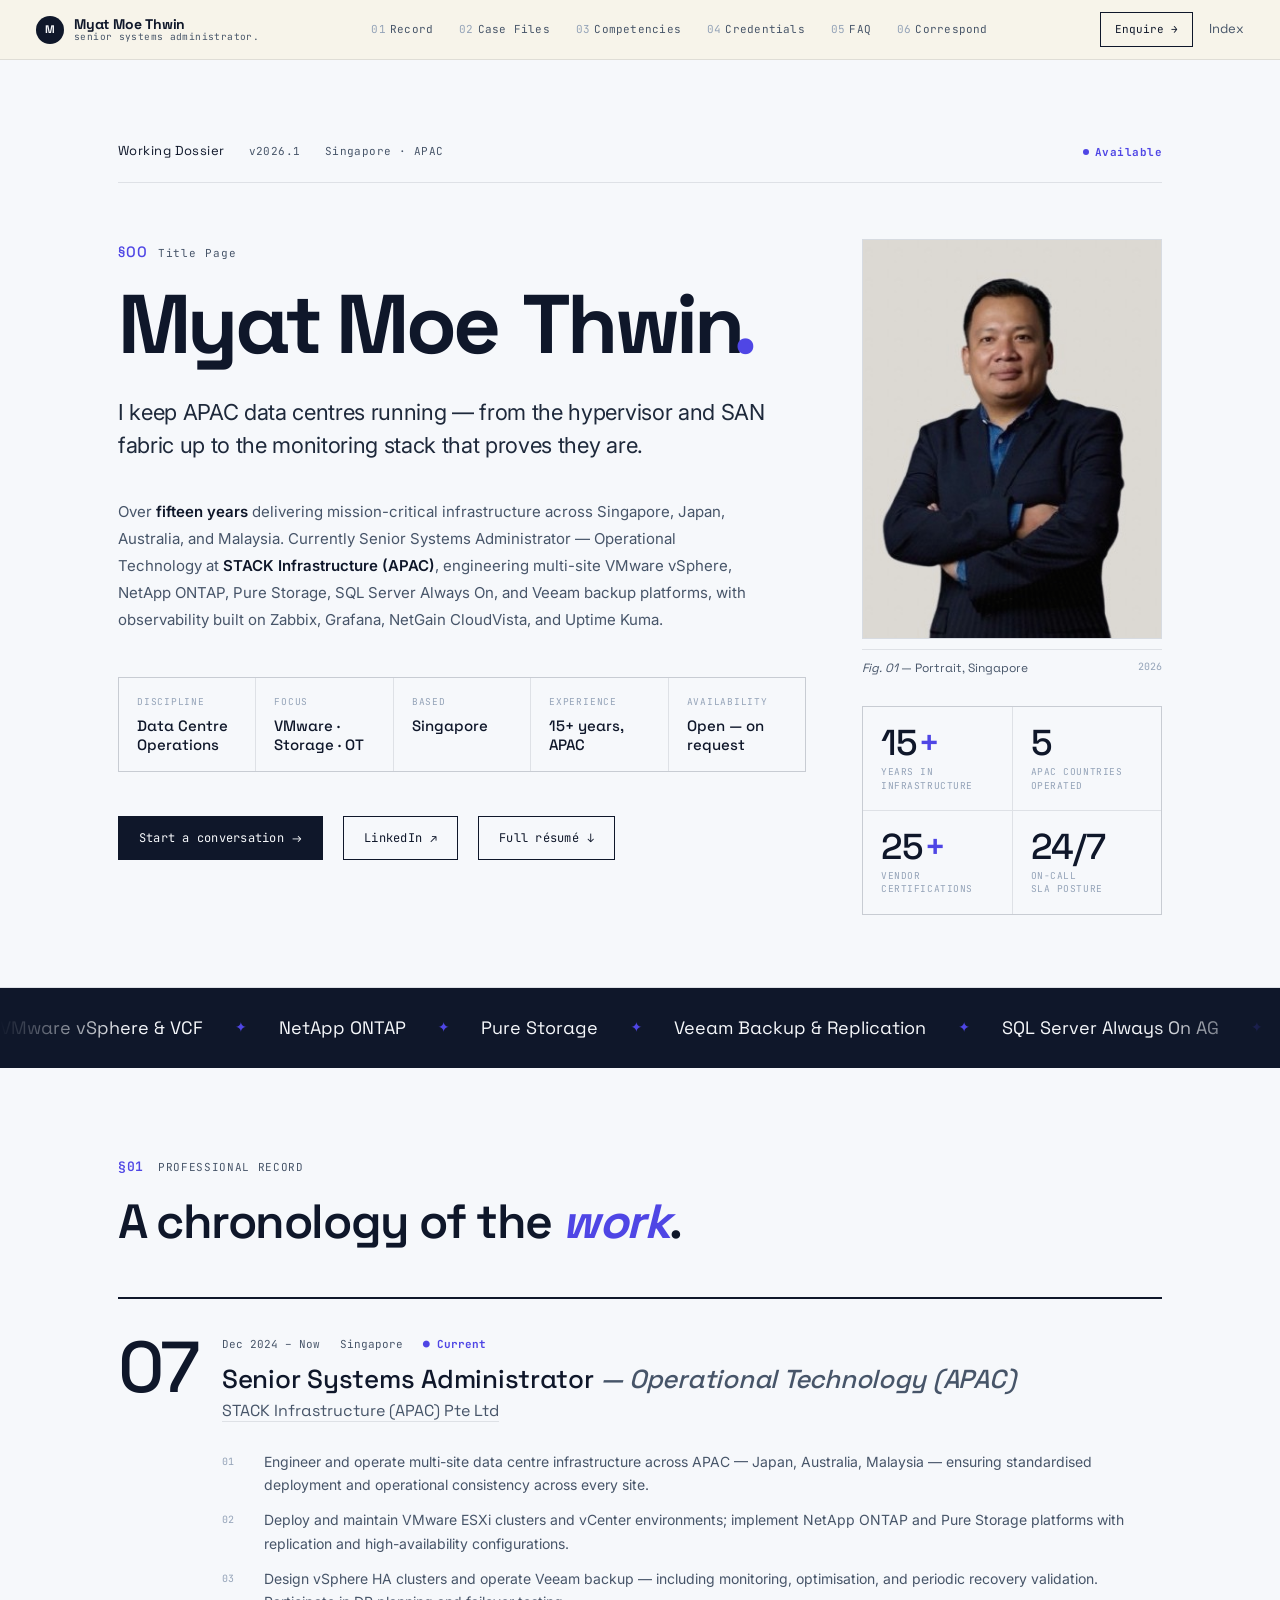
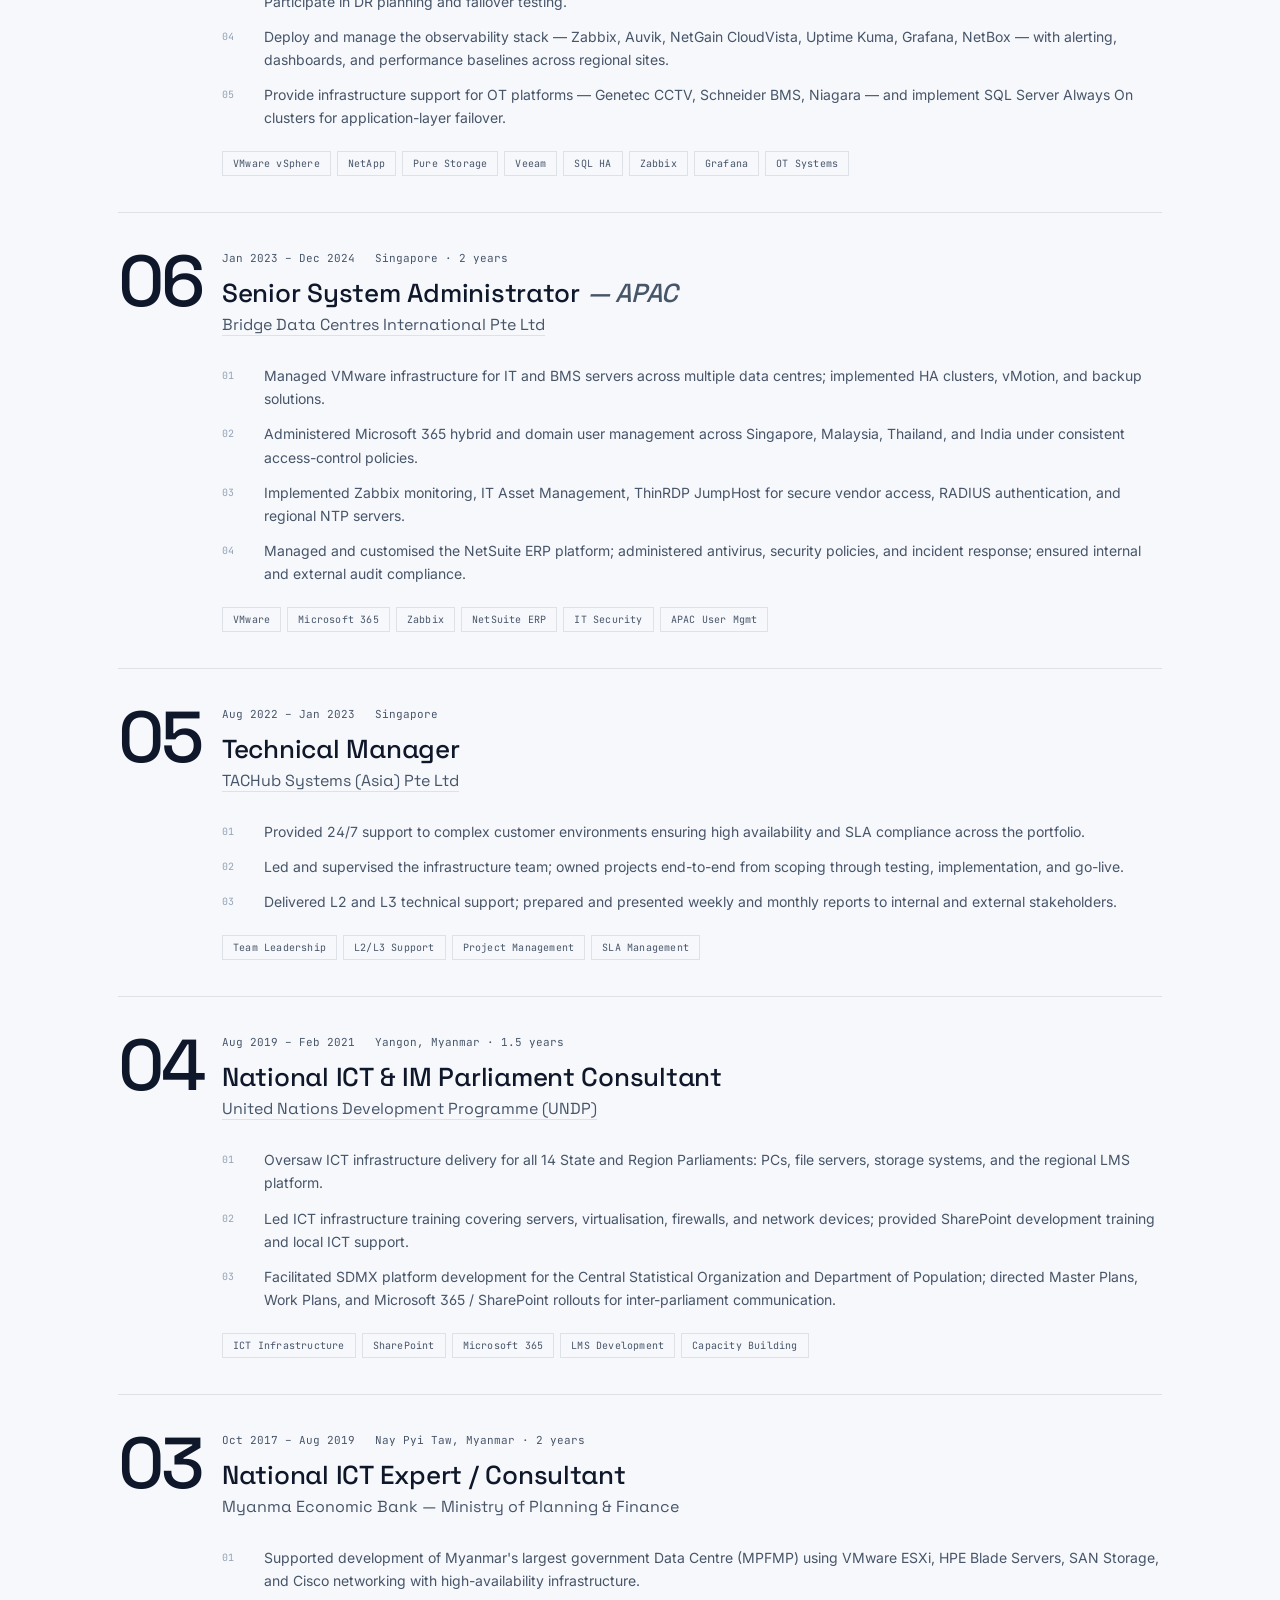
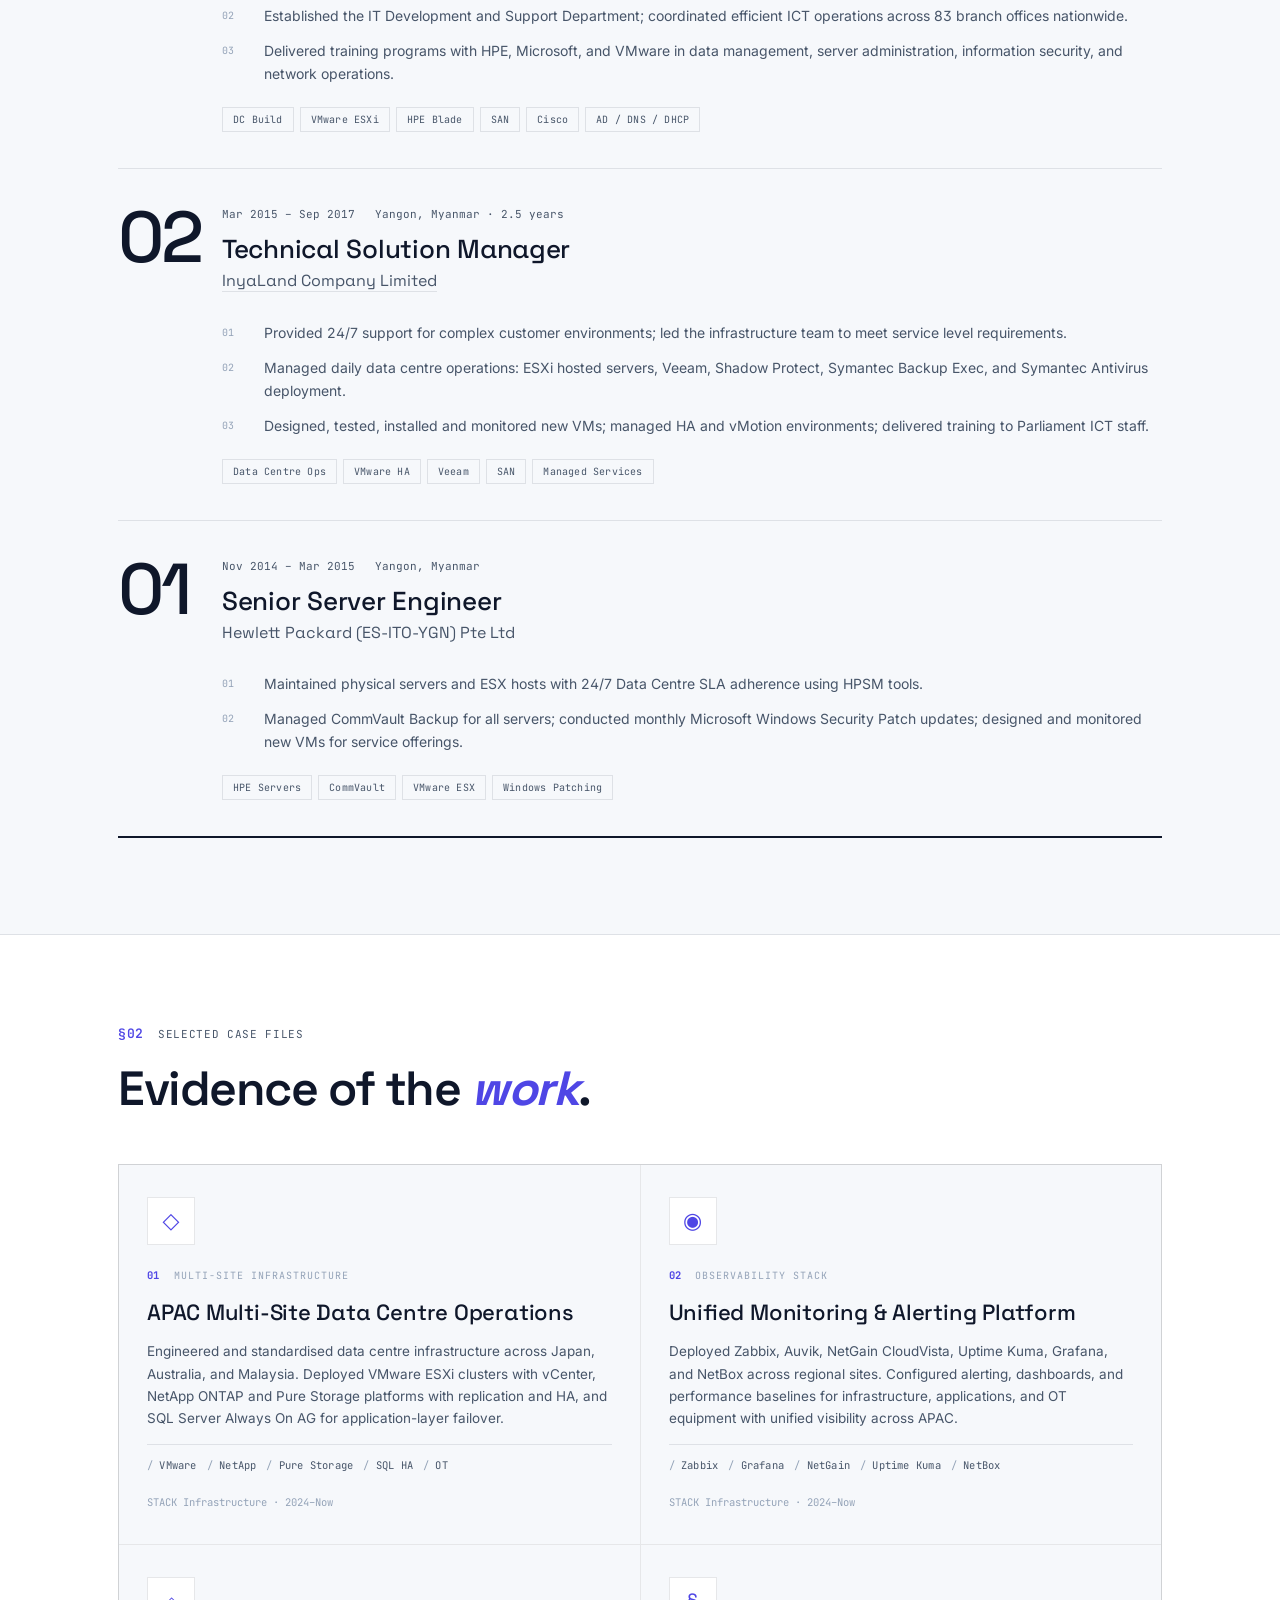
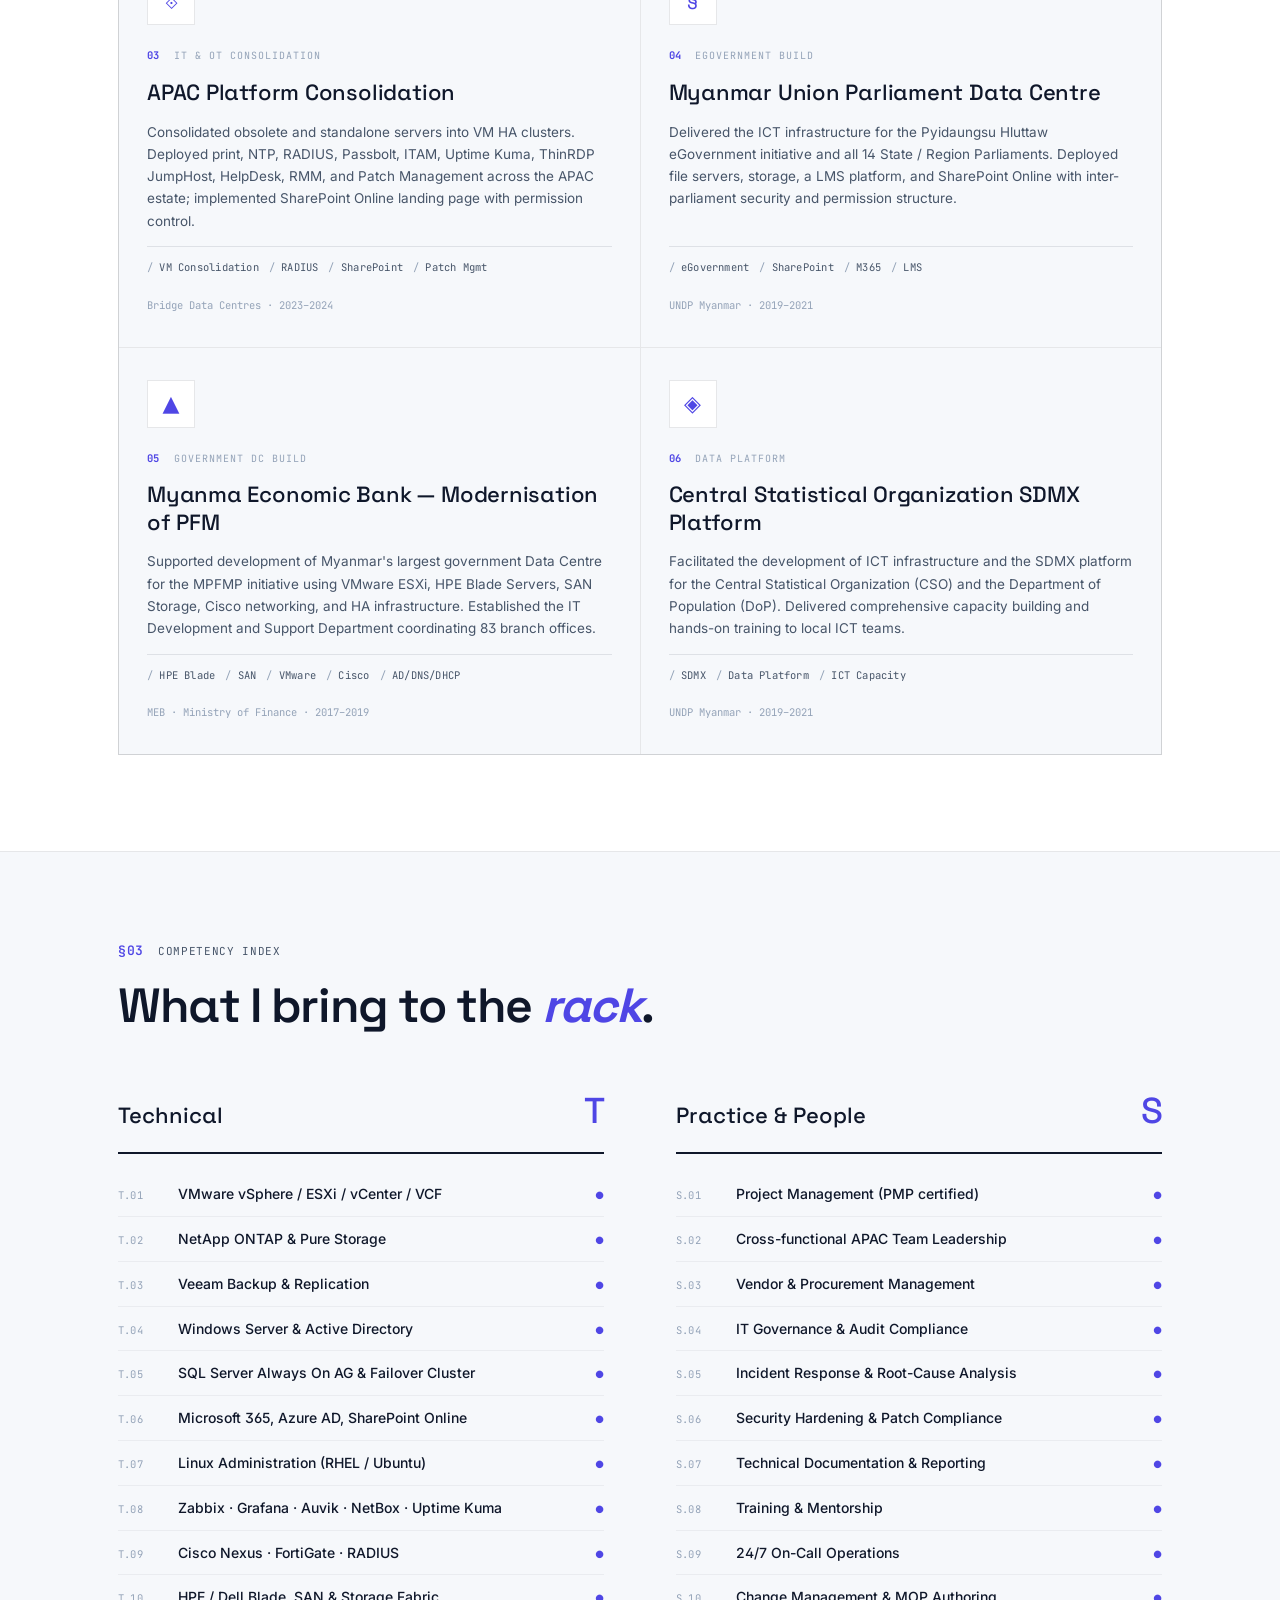
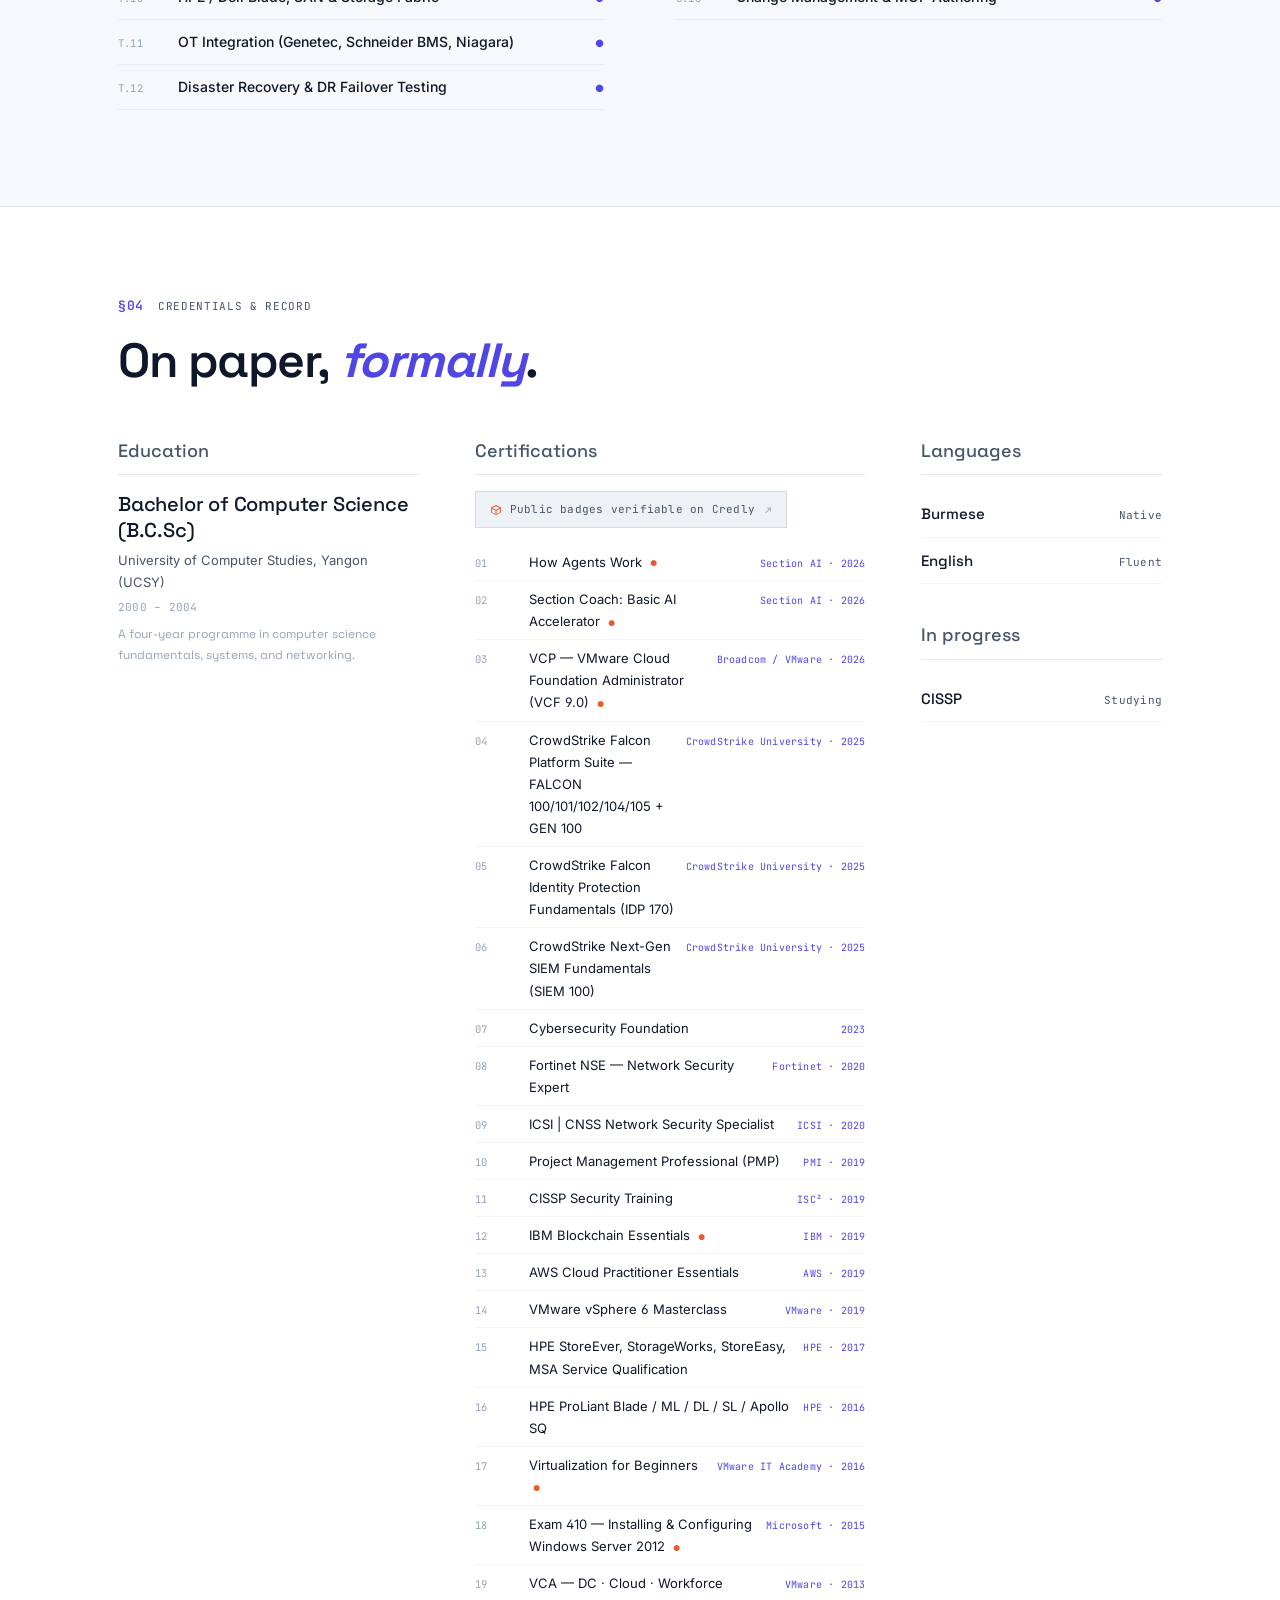
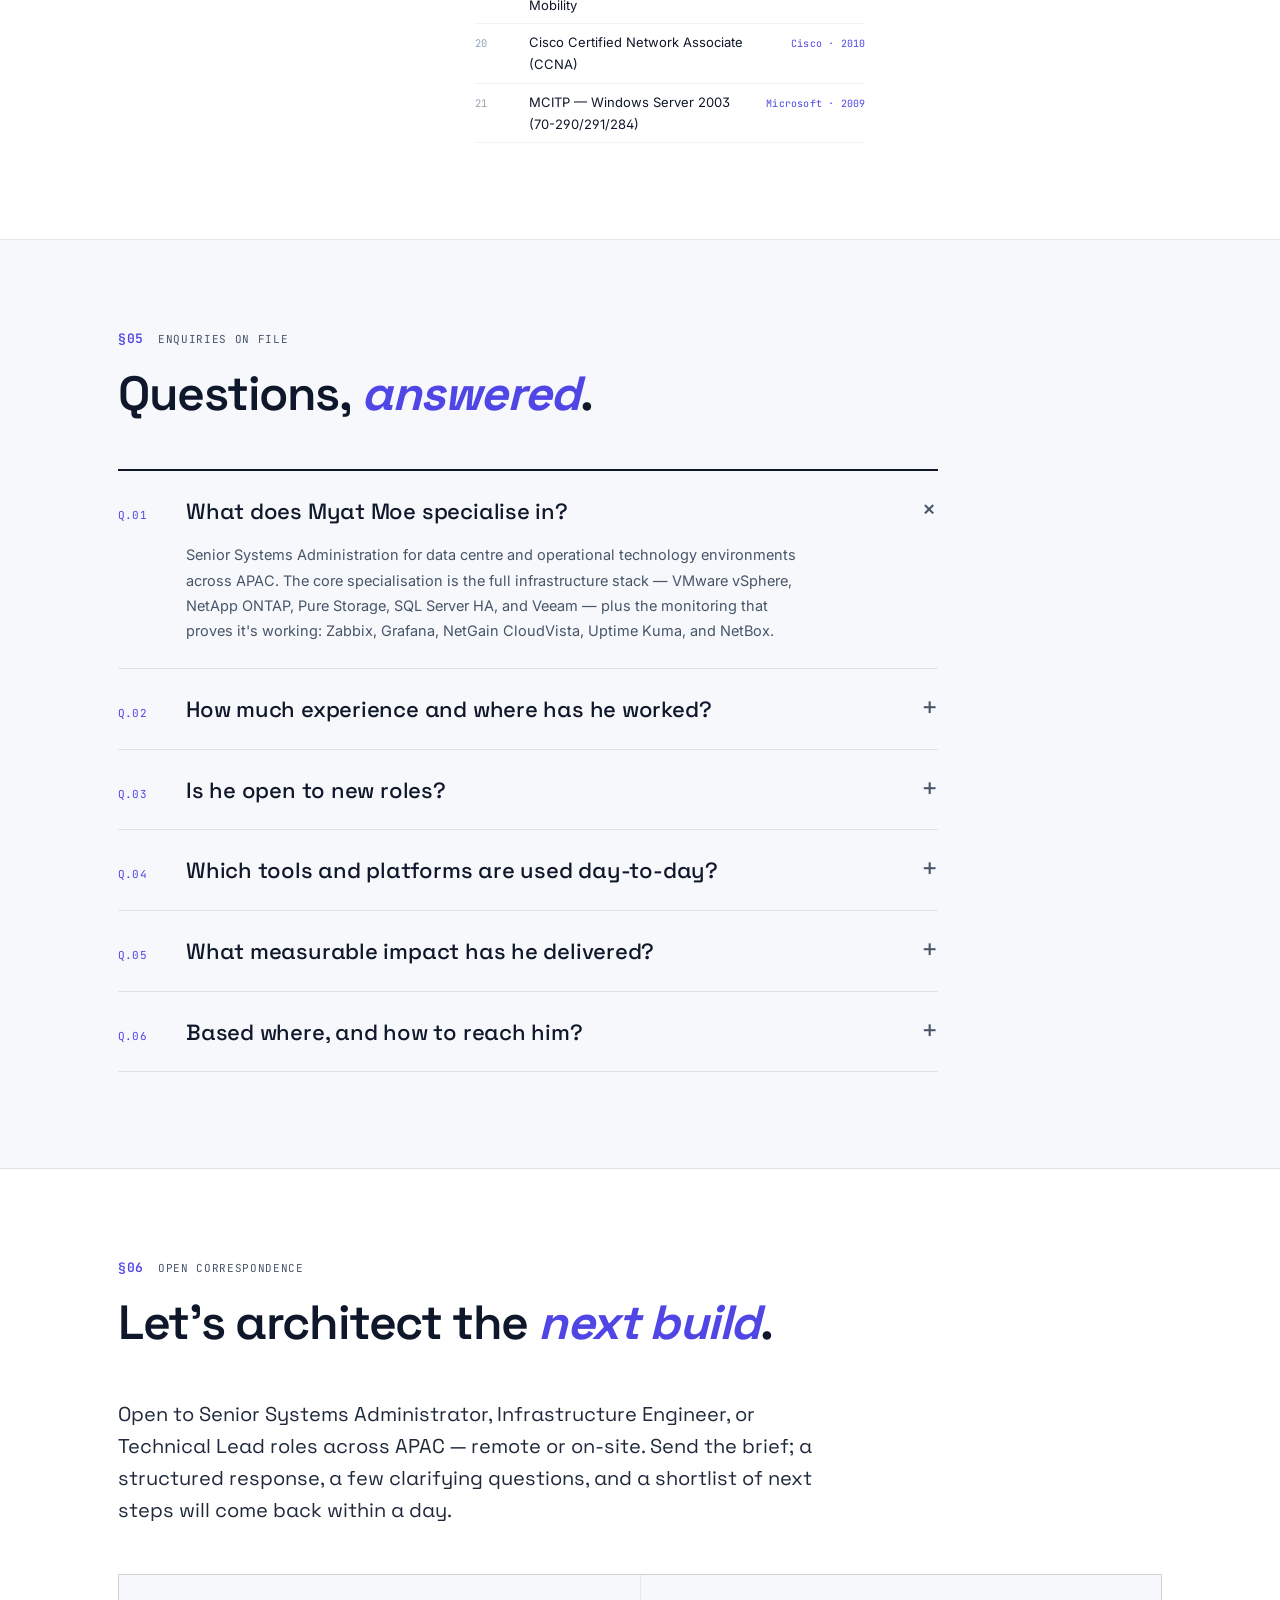
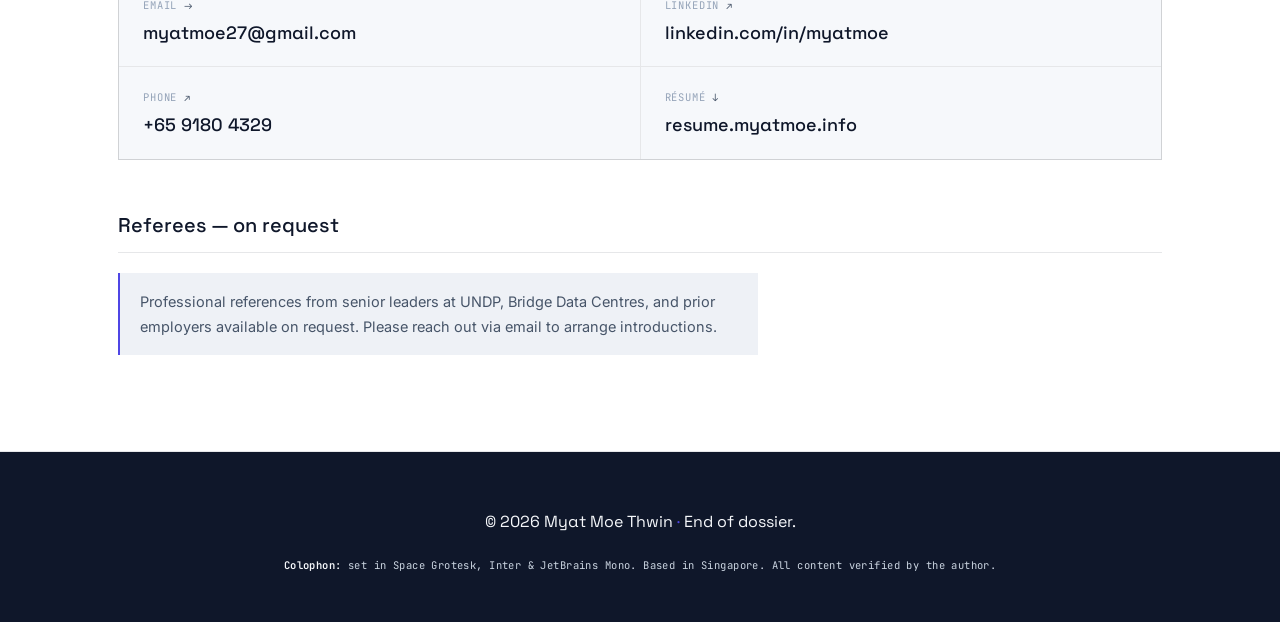
<file: index.html>
<!DOCTYPE html>
<html lang="en">
<head>
<meta charset="UTF-8">
<meta name="viewport" content="width=device-width, initial-scale=1.0">
<title>Myat Moe Thwin — Senior Systems Administrator / A Working Dossier</title>
<meta name="description" content="The working dossier of Myat Moe Thwin — a Senior Systems Administrator specialising in APAC data centre infrastructure, VMware vSphere, NetApp ONTAP, and enterprise monitoring across Singapore, Japan, Australia, and Malaysia.">
<meta name="keywords" content="Myat Moe Thwin, Senior Systems Administrator, APAC, VMware vSphere, NetApp ONTAP, Pure Storage, Veeam, Zabbix, SQL Server HA, data centre, Singapore">
<link rel="preconnect" href="https://fonts.googleapis.com">
<link rel="preconnect" href="https://fonts.gstatic.com" crossorigin>
<link href="https://fonts.googleapis.com/css2?family=Space+Grotesk:wght@400;500;600;700&family=Inter:wght@300;400;500;600;700&family=JetBrains+Mono:wght@400;500;600&display=swap" rel="stylesheet">
<style>
/* ═════════════════ TOKENS ═════════════════ */
:root {
  --paper:    #f6f8fb;    /* cool neutral grey — soft, premium */
  --paper-2:  #ffffff;    /* pure white for section alternation */
  --paper-3:  #eef1f6;    /* deeper grey for cards & frames */
  --ink:      #0f172a;    /* deep slate navy */
  --ink-2:    #1e293b;
  --muted:    #475569;
  --dim:      #94a3b8;
  --faint:    #cbd5e1;
  --rule:     rgba(15,23,42,0.1);
  --rule-2:   rgba(15,23,42,0.05);
  --accent:   #4f46e5;    /* indigo — premium, modern */
  --accent-2: #7c3aed;    /* violet complementary */
  --serif:    'Space Grotesk', -apple-system, system-ui, sans-serif;
  --sans:     'Inter', -apple-system, system-ui, sans-serif;
  --mono:     'JetBrains Mono', 'Courier New', monospace;
}

*, *::before, *::after { box-sizing: border-box; margin: 0; padding: 0; }
html { scroll-behavior: smooth; -webkit-font-smoothing: antialiased; }
body {
  font-family: var(--sans);
  background: var(--paper);
  color: var(--ink);
  font-size: 15px;
  line-height: 1.7;
  overflow-x: hidden;
  font-feature-settings: "kern", "liga", "ss01";
}
a { color: inherit; text-decoration: none; }
ul, ol { list-style: none; }
img { display: block; max-width: 100%; }
::selection { background: var(--ink); color: var(--paper); }

::-webkit-scrollbar { width: 10px; height: 10px; }
::-webkit-scrollbar-track { background: var(--paper); }
::-webkit-scrollbar-thumb { background: var(--rule); border-radius: 5px; }
::-webkit-scrollbar-thumb:hover { background: var(--dim); }

/* ═════════════════ TOP BAR ═════════════════ */
#topbar {
  position: fixed;
  top: 0; left: 0; right: 0;
  background: rgba(247,243,233,0.92);
  backdrop-filter: blur(14px);
  -webkit-backdrop-filter: blur(14px);
  border-bottom: 1px solid var(--rule);
  z-index: 100;
  height: 60px;
  display: flex;
  align-items: center;
  padding: 0 36px;
  gap: 32px;
}
.brand {
  display: flex;
  align-items: center;
  gap: 10px;
  flex-shrink: 0;
}
.brand-mark {
  width: 28px; height: 28px;
  background: var(--ink);
  color: var(--paper);
  border-radius: 50%;
  display: flex;
  align-items: center;
  justify-content: center;
  font-family: var(--serif);
  font-weight: 700;
  font-size: 11px;
  letter-spacing: -0.3px;
}
.brand-text {
  display: flex;
  flex-direction: column;
  line-height: 1.1;
}
.brand-name {
  font-family: var(--serif);
  font-weight: 700;
  font-size: 14px;
  letter-spacing: -0.2px;
}
.brand-role {
  font-family: var(--mono);
  font-size: 9.5px;
  color: var(--muted);
  letter-spacing: 0.04em;
  text-transform: lowercase;
}
.topnav {
  display: flex;
  gap: 2px;
  align-items: center;
  flex: 1;
  justify-content: center;
}
.topnav a {
  font-family: var(--mono);
  font-size: 11px;
  color: var(--muted);
  padding: 6px 12px;
  letter-spacing: 0.02em;
  position: relative;
  transition: color 0.2s;
}
.topnav a .nav-num {
  color: var(--dim);
  margin-right: 4px;
}
.topnav a:hover, .topnav a.active {
  color: var(--ink);
}
.topnav a.active .nav-num { color: var(--accent); }
.topcta {
  display: flex;
  align-items: center;
  gap: 16px;
  flex-shrink: 0;
}
.enquire {
  font-family: var(--mono);
  font-size: 11px;
  color: var(--ink);
  padding: 7px 14px;
  border: 1px solid var(--ink);
  transition: background 0.2s, color 0.2s;
}
.enquire:hover { background: var(--ink); color: var(--paper); }
.topcta .index-label {
  font-family: var(--serif);
  
  font-size: 13px;
  color: var(--muted);
}

#burger {
  display: none;
  background: none;
  border: 1px solid var(--rule);
  padding: 6px 10px;
  cursor: pointer;
  margin-left: auto;
  font-size: 16px;
  color: var(--ink);
}
#mobnav {
  display: none;
  position: fixed;
  top: 60px; left: 0; right: 0;
  background: var(--paper);
  border-bottom: 1px solid var(--rule);
  padding: 20px 24px;
  z-index: 99;
  flex-direction: column;
  gap: 2px;
}
#mobnav.open { display: flex; }
#mobnav a {
  font-family: var(--mono);
  font-size: 13px;
  color: var(--muted);
  padding: 10px 12px;
  letter-spacing: 0.03em;
  display: flex;
  gap: 10px;
  border-bottom: 1px solid var(--rule-2);
}
#mobnav a:last-child { border-bottom: 0; }
#mobnav a .nav-num { color: var(--accent); font-weight: 700; }

/* ═════════════════ PAGE WRAPPER ═════════════════ */
#page { padding-top: 60px; position: relative; }
.wrap {
  max-width: 1140px;
  margin: 0 auto;
  padding: 0 48px;
}

/* ═════════════════ SECTION HEADER ═════════════════ */
section {
  padding: 88px 0 96px;
  border-bottom: 1px solid var(--rule);
  position: relative;
}
section:nth-of-type(even) { background: var(--paper-2); }
.sec-eyebrow {
  display: flex;
  align-items: baseline;
  gap: 14px;
  margin-bottom: 18px;
  font-family: var(--mono);
  font-size: 11px;
  letter-spacing: 0.06em;
  color: var(--muted);
}
.sec-mark {
  color: var(--accent);
  font-family: var(--mono);
  font-weight: 600;
  font-size: 13px;
}
.sec-title {
  font-family: var(--serif);
  font-weight: 600;
  font-size: clamp(32px, 4vw, 48px);
  letter-spacing: -0.03em;
  line-height: 1.1;
  color: var(--ink);
  margin-bottom: 48px;
}
.sec-title em {
  color: var(--accent);
  font-weight: 700;
}

/* ═════════════════ §00 TITLE PAGE ═════════════════ */
#title {
  padding: 80px 0 72px;
  background: var(--paper) !important;
}

.doc-header {
  display: flex;
  justify-content: space-between;
  align-items: baseline;
  margin-bottom: 56px;
  padding-bottom: 20px;
  border-bottom: 1px solid var(--rule);
  font-family: var(--mono);
  font-size: 11px;
  color: var(--muted);
  letter-spacing: 0.04em;
}
.doc-header .doc-left { display: flex; gap: 24px; align-items: baseline; }
.doc-title-small {
  font-family: var(--serif);
  
  font-weight: 400;
  color: var(--ink);
  font-size: 13px;
}
.doc-header .status {
  color: var(--accent);
  font-weight: 700;
  display: flex;
  align-items: center;
  gap: 6px;
}
.doc-header .status::before {
  content: '';
  width: 6px; height: 6px;
  background: var(--accent);
  border-radius: 50%;
  display: inline-block;
}

.title-grid {
  display: grid;
  grid-template-columns: 1fr 300px;
  gap: 56px;
  align-items: start;
}

.title-main { }

.section-marker {
  font-family: var(--mono);
  font-size: 11px;
  color: var(--muted);
  letter-spacing: 0.08em;
  margin-bottom: 20px;
  display: flex;
  gap: 10px;
  align-items: baseline;
}
.section-marker .mark {
  color: var(--accent);
  font-family: var(--serif);
  
  font-size: 15px;
  font-weight: 500;
}

h1.name {
  font-family: var(--serif);
  font-weight: 700;
  font-size: clamp(48px, 6.5vw, 96px);
  line-height: 0.95;
  letter-spacing: -0.045em;
  margin-bottom: 32px;
  color: var(--ink);
}
h1.name .space { display: inline-block; width: 0.3em; }
h1.name .dot {
  color: var(--accent);
  display: inline-block;
  margin-left: -0.1em;
}

.pitch {
  font-family: var(--sans);
  font-weight: 400;
  font-size: clamp(18px, 2vw, 22px);
  line-height: 1.5;
  color: var(--ink-2);
  margin-bottom: 36px;
  max-width: 680px;
  letter-spacing: -0.015em;
}

.summary {
  font-size: 15px;
  line-height: 1.8;
  color: var(--muted);
  margin-bottom: 44px;
  max-width: 640px;
}
.summary strong { color: var(--ink); font-weight: 600; }

.meta-grid {
  display: grid;
  grid-template-columns: repeat(5, 1fr);
  gap: 1px;
  margin-bottom: 44px;
  background: var(--rule);
  border: 1px solid var(--rule);
}
.meta-cell {
  background: var(--paper);
  padding: 16px 18px;
}
.meta-cell .label {
  font-family: var(--mono);
  font-size: 9.5px;
  color: var(--dim);
  letter-spacing: 0.08em;
  text-transform: uppercase;
  margin-bottom: 6px;
}
.meta-cell .value {
  font-family: var(--serif);
  font-weight: 500;
  font-size: 15px;
  color: var(--ink);
  line-height: 1.3;
}

.cta-row {
  display: flex;
  gap: 20px;
  flex-wrap: wrap;
  align-items: center;
}
.cta {
  font-family: var(--mono);
  font-size: 12px;
  color: var(--ink);
  padding: 11px 20px;
  border: 1px solid var(--ink);
  transition: background 0.2s, color 0.2s;
  letter-spacing: 0.02em;
  display: inline-flex;
  align-items: center;
  gap: 8px;
}
.cta:hover { background: var(--ink); color: var(--paper); }
.cta.primary { background: var(--ink); color: var(--paper); }
.cta.primary:hover { background: var(--accent); border-color: var(--accent); }
.cta .arrow { font-family: var(--serif); }

/* Title aside — portrait + metrics */
.title-aside { }

.figure {
  background: var(--paper-3);
  border: 1px solid var(--rule);
  aspect-ratio: 3 / 4;
  display: flex;
  align-items: center;
  justify-content: center;
  margin-bottom: 10px;
  position: relative;
  overflow: hidden;
}
.figure img {
  width: 100%; height: 100%;
  object-fit: cover;
  filter: sepia(0.1) contrast(0.98);
}
.figure .initials-fallback {
  font-family: var(--serif);
  font-size: 72px;
  font-weight: 500;
  color: var(--muted);
  letter-spacing: -0.03em;
}
.figure-caption {
  font-family: var(--serif);
  
  font-size: 12px;
  color: var(--muted);
  padding-top: 8px;
  border-top: 1px solid var(--rule);
  display: flex;
  justify-content: space-between;
}
.figure-caption .no { font-family: var(--mono); font-style: normal; font-size: 10px; color: var(--dim); }

.metrics {
  display: grid;
  grid-template-columns: 1fr 1fr;
  gap: 1px;
  background: var(--rule);
  border: 1px solid var(--rule);
  margin-top: 28px;
}
.metric {
  background: var(--paper);
  padding: 18px;
  text-align: left;
}
.metric .big {
  font-family: var(--serif);
  font-weight: 500;
  font-size: 36px;
  color: var(--ink);
  line-height: 1;
  letter-spacing: -0.02em;
  margin-bottom: 4px;
}
.metric .big .unit { color: var(--accent); }
.metric .lbl {
  font-family: var(--mono);
  font-size: 9.5px;
  color: var(--dim);
  letter-spacing: 0.06em;
  text-transform: uppercase;
  line-height: 1.4;
}

/* ═════════════════ MARQUEE ═════════════════ */
.marquee-section {
  padding: 24px 0;
  background: var(--ink) !important;
  color: var(--paper);
  overflow: hidden;
  border-bottom: 1px solid var(--ink);
  border-top: 1px solid var(--ink);
}
.marquee {
  display: flex;
  overflow: hidden;
  mask-image: linear-gradient(to right, transparent, black 10%, black 90%, transparent);
}
.marquee-track {
  display: flex;
  gap: 32px;
  animation: scroll 60s linear infinite;
  flex-shrink: 0;
  padding-right: 32px;
}
.marquee-track span {
  font-family: var(--serif);
  
  font-weight: 400;
  font-size: 18px;
  white-space: nowrap;
  color: var(--paper);
  display: flex;
  align-items: center;
  gap: 32px;
}
.marquee-track span::after {
  content: '✦';
  color: var(--accent);
  font-size: 14px;
  font-style: normal;
}
@keyframes scroll {
  to { transform: translateX(-50%); }
}

/* ═════════════════ §01 OPERATIONS RECORD ═════════════════ */
.record {
  position: relative;
}
.record-item {
  display: grid;
  grid-template-columns: 72px 1fr;
  gap: 32px;
  padding: 36px 0;
  border-top: 1px solid var(--rule);
  position: relative;
}
.record-item:first-child { border-top: 2px solid var(--ink); }
.record-item:last-child { border-bottom: 2px solid var(--ink); }

.record-num {
  font-family: var(--serif);
  font-weight: 500;
  font-size: 72px;
  line-height: 0.9;
  color: var(--ink);
  letter-spacing: -0.04em;
}
.record-body { }
.record-meta {
  font-family: var(--mono);
  font-size: 11px;
  color: var(--muted);
  margin-bottom: 10px;
  display: flex;
  gap: 20px;
  flex-wrap: wrap;
}
.record-meta .remote { color: var(--accent); font-weight: 700; }
.record-role {
  font-family: var(--serif);
  font-weight: 500;
  font-size: 26px;
  line-height: 1.2;
  letter-spacing: -0.01em;
  margin-bottom: 2px;
  color: var(--ink);
}
.record-role em { color: var(--muted); font-weight: 500; }
.record-company {
  font-family: var(--serif);
  
  font-weight: 400;
  font-size: 16px;
  color: var(--muted);
  margin-bottom: 20px;
}
.record-company a { border-bottom: 1px solid var(--rule); }
.record-company a:hover { color: var(--ink); border-color: var(--ink); }

.record-ul { margin-top: 8px; }
.record-ul li {
  display: grid;
  grid-template-columns: 32px 1fr;
  gap: 10px;
  padding: 6px 0;
  font-size: 14px;
  color: var(--muted);
  line-height: 1.65;
}
.record-ul li .idx {
  font-family: var(--mono);
  font-size: 10px;
  color: var(--dim);
  padding-top: 4px;
}

.record-tags {
  display: flex;
  flex-wrap: wrap;
  gap: 6px;
  margin-top: 16px;
}
.record-tags span {
  font-family: var(--mono);
  font-size: 10px;
  color: var(--muted);
  padding: 3px 10px;
  border: 1px solid var(--rule);
  background: var(--paper);
  letter-spacing: 0.02em;
}

/* ═════════════════ §02 CASE FILES ═════════════════ */
.cases {
  display: grid;
  grid-template-columns: repeat(2, 1fr);
  gap: 1px;
  background: var(--rule);
  border: 1px solid var(--rule);
}
.case {
  background: var(--paper);
  padding: 32px 28px;
  display: flex;
  flex-direction: column;
  gap: 14px;
  transition: background 0.2s;
}
.case:hover { background: var(--paper-3); }
.case-glyph {
  width: 48px; height: 48px;
  display: flex;
  align-items: center;
  justify-content: center;
  border: 1px solid var(--rule);
  background: var(--paper-2);
  margin-bottom: 8px;
  font-family: var(--serif);
  
  font-weight: 400;
  font-size: 22px;
  color: var(--accent);
}
.case-meta {
  display: flex;
  gap: 14px;
  align-items: baseline;
  font-family: var(--mono);
  font-size: 10.5px;
  color: var(--muted);
  letter-spacing: 0.04em;
}
.case-meta .case-no { color: var(--accent); font-weight: 700; }
.case-category {
  font-family: var(--mono);
  font-size: 10px;
  color: var(--dim);
  letter-spacing: 0.1em;
  text-transform: uppercase;
}
.case-title {
  font-family: var(--serif);
  font-weight: 500;
  font-size: 22px;
  line-height: 1.25;
  letter-spacing: -0.01em;
  color: var(--ink);
}
.case-desc {
  font-size: 13.5px;
  color: var(--muted);
  line-height: 1.65;
  flex: 1;
}
.case-tags {
  display: flex;
  flex-wrap: wrap;
  gap: 10px;
  padding-top: 12px;
  border-top: 1px solid var(--rule);
}
.case-tags span {
  font-family: var(--mono);
  font-size: 10.5px;
  color: var(--muted);
  letter-spacing: 0.02em;
}
.case-tags span::before { content: '/ '; color: var(--dim); }
.case-footer {
  display: flex;
  justify-content: space-between;
  align-items: baseline;
  margin-top: 6px;
}
.case-org {
  font-family: var(--mono);
  font-size: 10.5px;
  color: var(--dim);
}

/* ═════════════════ §03 COMPETENCY INDEX ═════════════════ */
.comp-grid {
  display: grid;
  grid-template-columns: 1fr 1fr;
  gap: 72px;
}
.comp-col h3 {
  font-family: var(--serif);
  
  font-weight: 500;
  font-size: 22px;
  color: var(--ink);
  margin-bottom: 18px;
  padding-bottom: 10px;
  border-bottom: 2px solid var(--ink);
  display: flex;
  justify-content: space-between;
  align-items: baseline;
}
.comp-col h3 .letter {
  font-family: var(--serif);
  font-size: 36px;
  font-weight: 500;
  color: var(--accent);
  font-style: normal;
  letter-spacing: -0.03em;
}
.comp-col ol { counter-reset: compc; }
.comp-col ol li {
  display: grid;
  grid-template-columns: 48px 1fr auto;
  gap: 12px;
  padding: 10px 0;
  border-bottom: 1px solid var(--rule-2);
  align-items: baseline;
}
.comp-col ol li .idx {
  font-family: var(--mono);
  font-size: 10.5px;
  color: var(--dim);
  letter-spacing: 0.02em;
}
.comp-col ol li .name {
  font-family: var(--sans);
  font-size: 14px;
  color: var(--ink);
  font-weight: 500;
}
.comp-col ol li .dot {
  color: var(--accent);
  font-size: 10px;
}

/* ═════════════════ §04 CREDENTIALS ═════════════════ */
.cred-grid {
  display: grid;
  grid-template-columns: 1fr 1.3fr 0.8fr;
  gap: 56px;
}
.cred-block h3 {
  font-family: var(--serif);
  
  font-weight: 500;
  font-size: 18px;
  color: var(--muted);
  margin-bottom: 16px;
  padding-bottom: 8px;
  border-bottom: 1px solid var(--rule);
}
.cred-edu h4 {
  font-family: var(--serif);
  font-weight: 500;
  font-size: 20px;
  line-height: 1.3;
  margin-bottom: 6px;
  letter-spacing: -0.01em;
}
.cred-edu p {
  font-size: 13px;
  color: var(--muted);
  margin-bottom: 4px;
}
.cred-edu .cred-year {
  font-family: var(--mono);
  font-size: 11px;
  color: var(--dim);
  letter-spacing: 0.02em;
}
.cred-edu .cred-note {
  font-family: var(--serif);
  
  font-size: 12px;
  color: var(--dim);
  margin-top: 8px;
}

.credly-badge-link {
  display: inline-flex;
  align-items: center;
  gap: 8px;
  font-family: var(--mono);
  font-size: 11px;
  color: var(--muted);
  padding: 8px 14px;
  margin-bottom: 16px;
  border: 1px solid var(--rule);
  background: var(--paper-3);
  letter-spacing: 0.02em;
  transition: color 0.2s, border-color 0.2s, background 0.2s;
}
.credly-badge-link:hover {
  color: #e85a2a;
  border-color: #e85a2a;
  background: var(--paper-2);
}
.credly-badge-link svg { color: #e85a2a; }
.credly-badge-link .credly-arrow { color: var(--dim); margin-left: 2px; font-family: var(--serif); }
.credly-dot {
  color: #e85a2a;
  font-size: 8px;
  vertical-align: middle;
  margin-left: 4px;
  line-height: 1;
}

.cert-list { }
.cert-list li {
  display: grid;
  grid-template-columns: 42px 1fr auto;
  gap: 12px;
  padding: 7px 0;
  border-bottom: 1px solid var(--rule-2);
  align-items: baseline;
  font-size: 13px;
}
.cert-list li .idx { font-family: var(--mono); font-size: 10.5px; color: var(--dim); }
.cert-list li .issuer {
  font-family: var(--mono);
  font-size: 10px;
  color: var(--accent);
  letter-spacing: 0.02em;
}
.cert-list li .name { color: var(--ink); }

.cred-langs li {
  display: flex;
  justify-content: space-between;
  padding: 10px 0;
  border-bottom: 1px solid var(--rule-2);
  align-items: baseline;
}
.cred-langs li .lang {
  font-family: var(--serif);
  font-weight: 500;
  font-size: 15px;
}
.cred-langs li .level {
  font-family: var(--mono);
  font-size: 11px;
  color: var(--muted);
  letter-spacing: 0.02em;
}

/* ═════════════════ §05 FAQ ═════════════════ */
.faq-list { max-width: 820px; }
.faq-item {
  padding: 24px 0;
  border-bottom: 1px solid var(--rule);
}
.faq-item:first-child { border-top: 2px solid var(--ink); }
.faq-item details { cursor: pointer; }
.faq-item summary {
  display: flex;
  gap: 20px;
  align-items: baseline;
  list-style: none;
  cursor: pointer;
}
.faq-item summary::-webkit-details-marker { display: none; }
.faq-item .q-idx {
  font-family: var(--mono);
  font-size: 11px;
  color: var(--accent);
  letter-spacing: 0.02em;
  flex-shrink: 0;
  width: 48px;
}
.faq-item .q-text {
  font-family: var(--serif);
  font-weight: 500;
  font-size: 22px;
  line-height: 1.35;
  color: var(--ink);
  letter-spacing: -0.01em;
  flex: 1;
}
.faq-item .q-sign {
  font-family: var(--serif);
  font-weight: 400;
  font-size: 28px;
  color: var(--muted);
  transition: transform 0.3s;
  line-height: 1;
}
.faq-item details[open] .q-sign { transform: rotate(45deg); }
.faq-item .answer {
  padding-left: 68px;
  padding-top: 16px;
  padding-right: 40px;
  color: var(--muted);
  font-size: 14.5px;
  line-height: 1.75;
  max-width: 720px;
}

/* ═════════════════ §06 CORRESPONDENCE ═════════════════ */
.corr-intro {
  font-family: var(--serif);
  
  font-size: 20px;
  color: var(--ink-2);
  line-height: 1.6;
  margin-bottom: 48px;
  max-width: 720px;
}
.corr-grid {
  display: grid;
  grid-template-columns: repeat(2, 1fr);
  gap: 1px;
  background: var(--rule);
  border: 1px solid var(--rule);
  margin-bottom: 48px;
}
.corr-row {
  background: var(--paper);
  padding: 22px 24px;
  display: flex;
  flex-direction: column;
  gap: 6px;
  transition: background 0.2s;
}
.corr-row:hover { background: var(--paper-3); }
.corr-row .lbl {
  font-family: var(--mono);
  font-size: 10.5px;
  color: var(--dim);
  letter-spacing: 0.08em;
  text-transform: uppercase;
}
.corr-row .val {
  font-family: var(--serif);
  font-weight: 500;
  font-size: 18px;
  color: var(--ink);
  line-height: 1.3;
}
.corr-row .val a { border-bottom: 1px solid var(--rule); }
.corr-row .val a:hover { color: var(--accent); border-color: var(--accent); }
.corr-row .arrow { font-family: var(--serif); color: var(--muted); }

.corr-refs h3 {
  font-family: var(--serif);
  
  font-weight: 500;
  font-size: 20px;
  margin-bottom: 20px;
  padding-bottom: 10px;
  border-bottom: 1px solid var(--rule);
  color: var(--ink);
}
.ref-grid { display: grid; grid-template-columns: 1fr 1fr; gap: 24px; }
.refs-note {
  font-size: 14.5px;
  color: var(--muted);
  line-height: 1.75;
  max-width: 640px;
  padding: 16px 20px;
  background: var(--paper-3);
  border-left: 2px solid var(--accent);
}
.ref {
  padding: 20px 22px;
  background: var(--paper-2);
  border: 1px solid var(--rule);
}
.ref h4 {
  font-family: var(--serif);
  font-weight: 500;
  font-size: 16px;
  margin-bottom: 4px;
  color: var(--ink);
}
.ref .ref-role {
  font-size: 12.5px;
  color: var(--muted);
  margin-bottom: 2px;
}
.ref .ref-org {
  font-family: var(--serif);
  
  font-size: 12.5px;
  color: var(--accent);
  margin-bottom: 10px;
}
.ref .ref-email {
  font-family: var(--mono);
  font-size: 11px;
  color: var(--muted);
  letter-spacing: 0.02em;
}
.ref .ref-email:hover { color: var(--ink); }

/* ═════════════════ FOOTER ═════════════════ */
footer {
  padding: 56px 0 48px;
  background: var(--ink);
  color: var(--paper);
  text-align: center;
}
footer .end {
  font-family: var(--serif);
  
  font-weight: 400;
  font-size: 16px;
  margin-bottom: 16px;
}
footer .end .accent-dot { color: var(--accent); }
footer .colophon {
  font-family: var(--mono);
  font-size: 10.5px;
  color: var(--faint);
  letter-spacing: 0.04em;
  margin-top: 20px;
  line-height: 1.8;
}
footer .colophon strong { color: var(--paper); font-weight: 600; }

/* ═════════════════ RESPONSIVE ═════════════════ */
@media (max-width: 1024px) {
  .wrap { padding: 0 32px; }
  #topbar { padding: 0 24px; gap: 16px; }
  .topnav a { padding: 6px 8px; }
  .title-grid { grid-template-columns: 1fr 240px; gap: 36px; }
  .meta-grid { grid-template-columns: repeat(3, 1fr); }
  .cases { grid-template-columns: 1fr; }
  .cred-grid { grid-template-columns: 1fr; gap: 40px; }
}

@media (max-width: 768px) {
  #topbar { padding: 0 20px; }
  .topnav, .topcta { display: none; }
  #burger { display: block; }
  .wrap { padding: 0 20px; }
  section { padding: 56px 0 64px; }
  .doc-header { flex-direction: column; gap: 10px; align-items: flex-start; }
  .title-grid { grid-template-columns: 1fr; gap: 40px; }
  .figure { max-width: 260px; }
  .meta-grid { grid-template-columns: 1fr 1fr; }
  .record-item { grid-template-columns: 1fr; gap: 12px; }
  .record-num { font-size: 44px; }
  .comp-grid { grid-template-columns: 1fr; gap: 40px; }
  .corr-grid, .ref-grid { grid-template-columns: 1fr; }
  .faq-item .q-text { font-size: 18px; }
  .faq-item .answer { padding-left: 68px; padding-right: 0; }
  .cta-row { flex-direction: column; align-items: stretch; }
  .cta { justify-content: center; }
  h1.name { font-size: clamp(44px, 11vw, 72px); }
}

@media (max-width: 480px) {
  .meta-grid { grid-template-columns: 1fr; }
  .metrics { grid-template-columns: 1fr; }
  .faq-item summary { gap: 12px; }
  .faq-item .q-idx { width: 36px; font-size: 10px; }
  .faq-item .answer { padding-left: 48px; }
  .cert-list li { grid-template-columns: 32px 1fr; }
  .cert-list li .issuer { grid-column: 2; margin-top: 2px; }
}

/* Reveal */
.reveal { opacity: 1; transform: none; transition: opacity 0.6s ease, transform 0.6s ease; }
.reveal.animate { opacity: 0; transform: translateY(16px); }
.reveal.animate.visible { opacity: 1; transform: translateY(0); }
</style>
</head>
<body>

<!-- ═══ TOP BAR ═══ -->
<nav id="topbar">
  <a href="#top" class="brand">
    <div class="brand-mark">M</div>
    <div class="brand-text">
      <span class="brand-name">Myat Moe Thwin</span>
      <span class="brand-role">senior systems administrator.</span>
    </div>
  </a>
  <div class="topnav">
    <a href="#record"><span class="nav-num">01</span>Record</a>
    <a href="#cases"><span class="nav-num">02</span>Case Files</a>
    <a href="#competencies"><span class="nav-num">03</span>Competencies</a>
    <a href="#credentials"><span class="nav-num">04</span>Credentials</a>
    <a href="#faq"><span class="nav-num">05</span>FAQ</a>
    <a href="#correspond"><span class="nav-num">06</span>Correspond</a>
  </div>
  <div class="topcta">
    <a href="mailto:myatmoe27@gmail.com" class="enquire">Enquire →</a>
    <span class="index-label">Index</span>
  </div>
  <button id="burger" onclick="document.getElementById('mobnav').classList.toggle('open')">☰</button>
</nav>

<div id="mobnav">
  <a href="#record" onclick="document.getElementById('mobnav').classList.remove('open')"><span class="nav-num">01</span> Record</a>
  <a href="#cases" onclick="document.getElementById('mobnav').classList.remove('open')"><span class="nav-num">02</span> Case Files</a>
  <a href="#competencies" onclick="document.getElementById('mobnav').classList.remove('open')"><span class="nav-num">03</span> Competencies</a>
  <a href="#credentials" onclick="document.getElementById('mobnav').classList.remove('open')"><span class="nav-num">04</span> Credentials</a>
  <a href="#faq" onclick="document.getElementById('mobnav').classList.remove('open')"><span class="nav-num">05</span> FAQ</a>
  <a href="#correspond" onclick="document.getElementById('mobnav').classList.remove('open')"><span class="nav-num">06</span> Correspond</a>
</div>

<div id="page">

<!-- ═══ §00 TITLE PAGE ═══ -->
<section id="title">
  <div class="wrap">
    <!-- Document header -->
    <div class="doc-header">
      <div class="doc-left">
        <span class="doc-title-small">Working Dossier</span>
        <span>v2026.1</span>
        <span>Singapore · APAC</span>
      </div>
      <div class="status">Available</div>
    </div>

    <div class="title-grid">
      <div class="title-main">
        <div class="section-marker">
          <span class="mark">§00</span>
          <span>Title Page</span>
        </div>
        <h1 class="name">Myat Moe<span class="space"></span>Thwin<span class="dot">.</span></h1>
        <p class="pitch">
          I keep APAC data centres running — from the hypervisor and SAN fabric up to the monitoring stack that proves they are.
        </p>
        <p class="summary">
          Over <strong>fifteen years</strong> delivering mission-critical infrastructure across Singapore, Japan, Australia, and Malaysia. Currently Senior Systems Administrator — Operational Technology at <strong>STACK Infrastructure (APAC)</strong>, engineering multi-site VMware vSphere, NetApp ONTAP, Pure Storage, SQL Server Always On, and Veeam backup platforms, with observability built on Zabbix, Grafana, NetGain CloudVista, and Uptime Kuma.
        </p>

        <div class="meta-grid">
          <div class="meta-cell">
            <div class="label">Discipline</div>
            <div class="value">Data Centre Operations</div>
          </div>
          <div class="meta-cell">
            <div class="label">Focus</div>
            <div class="value">VMware · Storage · OT</div>
          </div>
          <div class="meta-cell">
            <div class="label">Based</div>
            <div class="value">Singapore</div>
          </div>
          <div class="meta-cell">
            <div class="label">Experience</div>
            <div class="value">15+ years, APAC</div>
          </div>
          <div class="meta-cell">
            <div class="label">Availability</div>
            <div class="value">Open — on request</div>
          </div>
        </div>

        <div class="cta-row">
          <a href="#correspond" class="cta primary">Start a conversation <span class="arrow">→</span></a>
          <a href="https://www.linkedin.com/in/myatmoe" target="_blank" class="cta">LinkedIn <span class="arrow">↗</span></a>
          <a href="https://resume.myatmoe.info" target="_blank" class="cta">Full résumé <span class="arrow">↓</span></a>
        </div>
      </div>

      <aside class="title-aside">
        <div class="figure">
          <img src="assets/img/Myat Moe Profile.jpeg" alt="Portrait of Myat Moe Thwin"
               onerror="this.style.display='none';this.parentElement.querySelector('.initials-fallback').style.display='flex'">
          <div class="initials-fallback" style="display:none">MMT</div>
        </div>
        <div class="figure-caption">
          <span><em>Fig. 01</em> — Portrait, Singapore</span>
          <span class="no">2026</span>
        </div>

        <div class="metrics">
          <div class="metric">
            <div class="big">15<span class="unit">+</span></div>
            <div class="lbl">Years in<br>infrastructure</div>
          </div>
          <div class="metric">
            <div class="big">5</div>
            <div class="lbl">APAC countries<br>operated</div>
          </div>
          <div class="metric">
            <div class="big">25<span class="unit">+</span></div>
            <div class="lbl">Vendor<br>certifications</div>
          </div>
          <div class="metric">
            <div class="big">24/7</div>
            <div class="lbl">On-call<br>SLA posture</div>
          </div>
        </div>
      </aside>
    </div>
  </div>
</section>

<!-- ═══ MARQUEE ═══ -->
<section class="marquee-section">
  <div class="marquee">
    <div class="marquee-track">
      <span>VMware vSphere &amp; VCF</span><span>NetApp ONTAP</span><span>Pure Storage</span><span>Veeam Backup &amp; Replication</span><span>SQL Server Always On AG</span><span>Microsoft 365 / Azure AD</span><span>Zabbix · Grafana · Auvik</span><span>Cisco Nexus</span><span>FortiGate</span><span>Genetec Security Centre</span><span>Windows Server 2003–2025</span><span>Linux RHEL &amp; Ubuntu</span>
      <span>VMware vSphere &amp; VCF</span><span>NetApp ONTAP</span><span>Pure Storage</span><span>Veeam Backup &amp; Replication</span><span>SQL Server Always On AG</span><span>Microsoft 365 / Azure AD</span><span>Zabbix · Grafana · Auvik</span><span>Cisco Nexus</span><span>FortiGate</span><span>Genetec Security Centre</span><span>Windows Server 2003–2025</span><span>Linux RHEL &amp; Ubuntu</span>
    </div>
  </div>
</section>

<!-- ═══ §01 OPERATIONS RECORD ═══ -->
<section id="record">
  <div class="wrap">
    <div class="sec-eyebrow">
      <span class="sec-mark">§01</span>
      <span>PROFESSIONAL RECORD</span>
    </div>
    <h2 class="sec-title">A chronology of the <em>work</em>.</h2>

    <div class="record">
      <div class="record-item reveal">
        <div class="record-num">07</div>
        <div class="record-body">
          <div class="record-meta">
            <span>Dec 2024 – Now</span>
            <span>Singapore</span>
            <span class="remote">● Current</span>
          </div>
          <h3 class="record-role">Senior Systems Administrator <em>— Operational Technology (APAC)</em></h3>
          <div class="record-company"><a href="https://stackinfra.com/" target="_blank">STACK Infrastructure (APAC) Pte Ltd</a></div>
          <ul class="record-ul">
            <li><span class="idx">01</span><span>Engineer and operate multi-site data centre infrastructure across APAC — Japan, Australia, Malaysia — ensuring standardised deployment and operational consistency across every site.</span></li>
            <li><span class="idx">02</span><span>Deploy and maintain VMware ESXi clusters and vCenter environments; implement NetApp ONTAP and Pure Storage platforms with replication and high-availability configurations.</span></li>
            <li><span class="idx">03</span><span>Design vSphere HA clusters and operate Veeam backup — including monitoring, optimisation, and periodic recovery validation. Participate in DR planning and failover testing.</span></li>
            <li><span class="idx">04</span><span>Deploy and manage the observability stack — Zabbix, Auvik, NetGain CloudVista, Uptime Kuma, Grafana, NetBox — with alerting, dashboards, and performance baselines across regional sites.</span></li>
            <li><span class="idx">05</span><span>Provide infrastructure support for OT platforms — Genetec CCTV, Schneider BMS, Niagara — and implement SQL Server Always On clusters for application-layer failover.</span></li>
          </ul>
          <div class="record-tags">
            <span>VMware vSphere</span><span>NetApp</span><span>Pure Storage</span><span>Veeam</span><span>SQL HA</span><span>Zabbix</span><span>Grafana</span><span>OT Systems</span>
          </div>
        </div>
      </div>

      <div class="record-item reveal">
        <div class="record-num">06</div>
        <div class="record-body">
          <div class="record-meta">
            <span>Jan 2023 – Dec 2024</span>
            <span>Singapore · 2 years</span>
          </div>
          <h3 class="record-role">Senior System Administrator <em>— APAC</em></h3>
          <div class="record-company"><a href="https://bridgedatacentres.com/" target="_blank">Bridge Data Centres International Pte Ltd</a></div>
          <ul class="record-ul">
            <li><span class="idx">01</span><span>Managed VMware infrastructure for IT and BMS servers across multiple data centres; implemented HA clusters, vMotion, and backup solutions.</span></li>
            <li><span class="idx">02</span><span>Administered Microsoft 365 hybrid and domain user management across Singapore, Malaysia, Thailand, and India under consistent access-control policies.</span></li>
            <li><span class="idx">03</span><span>Implemented Zabbix monitoring, IT Asset Management, ThinRDP JumpHost for secure vendor access, RADIUS authentication, and regional NTP servers.</span></li>
            <li><span class="idx">04</span><span>Managed and customised the NetSuite ERP platform; administered antivirus, security policies, and incident response; ensured internal and external audit compliance.</span></li>
          </ul>
          <div class="record-tags">
            <span>VMware</span><span>Microsoft 365</span><span>Zabbix</span><span>NetSuite ERP</span><span>IT Security</span><span>APAC User Mgmt</span>
          </div>
        </div>
      </div>

      <div class="record-item reveal">
        <div class="record-num">05</div>
        <div class="record-body">
          <div class="record-meta">
            <span>Aug 2022 – Jan 2023</span>
            <span>Singapore</span>
          </div>
          <h3 class="record-role">Technical Manager</h3>
          <div class="record-company"><a href="http://tachub.com/" target="_blank">TACHub Systems (Asia) Pte Ltd</a></div>
          <ul class="record-ul">
            <li><span class="idx">01</span><span>Provided 24/7 support to complex customer environments ensuring high availability and SLA compliance across the portfolio.</span></li>
            <li><span class="idx">02</span><span>Led and supervised the infrastructure team; owned projects end-to-end from scoping through testing, implementation, and go-live.</span></li>
            <li><span class="idx">03</span><span>Delivered L2 and L3 technical support; prepared and presented weekly and monthly reports to internal and external stakeholders.</span></li>
          </ul>
          <div class="record-tags">
            <span>Team Leadership</span><span>L2/L3 Support</span><span>Project Management</span><span>SLA Management</span>
          </div>
        </div>
      </div>

      <div class="record-item reveal">
        <div class="record-num">04</div>
        <div class="record-body">
          <div class="record-meta">
            <span>Aug 2019 – Feb 2021</span>
            <span>Yangon, Myanmar · 1.5 years</span>
          </div>
          <h3 class="record-role">National ICT &amp; IM Parliament Consultant</h3>
          <div class="record-company"><a href="https://www.undp.org/myanmar" target="_blank">United Nations Development Programme (UNDP)</a></div>
          <ul class="record-ul">
            <li><span class="idx">01</span><span>Oversaw ICT infrastructure delivery for all 14 State and Region Parliaments: PCs, file servers, storage systems, and the regional LMS platform.</span></li>
            <li><span class="idx">02</span><span>Led ICT infrastructure training covering servers, virtualisation, firewalls, and network devices; provided SharePoint development training and local ICT support.</span></li>
            <li><span class="idx">03</span><span>Facilitated SDMX platform development for the Central Statistical Organization and Department of Population; directed Master Plans, Work Plans, and Microsoft 365 / SharePoint rollouts for inter-parliament communication.</span></li>
          </ul>
          <div class="record-tags">
            <span>ICT Infrastructure</span><span>SharePoint</span><span>Microsoft 365</span><span>LMS Development</span><span>Capacity Building</span>
          </div>
        </div>
      </div>

      <div class="record-item reveal">
        <div class="record-num">03</div>
        <div class="record-body">
          <div class="record-meta">
            <span>Oct 2017 – Aug 2019</span>
            <span>Nay Pyi Taw, Myanmar · 2 years</span>
          </div>
          <h3 class="record-role">National ICT Expert / Consultant</h3>
          <div class="record-company">Myanma Economic Bank — Ministry of Planning &amp; Finance</div>
          <ul class="record-ul">
            <li><span class="idx">01</span><span>Supported development of Myanmar's largest government Data Centre (MPFMP) using VMware ESXi, HPE Blade Servers, SAN Storage, and Cisco networking with high-availability infrastructure.</span></li>
            <li><span class="idx">02</span><span>Established the IT Development and Support Department; coordinated efficient ICT operations across 83 branch offices nationwide.</span></li>
            <li><span class="idx">03</span><span>Delivered training programs with HPE, Microsoft, and VMware in data management, server administration, information security, and network operations.</span></li>
          </ul>
          <div class="record-tags">
            <span>DC Build</span><span>VMware ESXi</span><span>HPE Blade</span><span>SAN</span><span>Cisco</span><span>AD / DNS / DHCP</span>
          </div>
        </div>
      </div>

      <div class="record-item reveal">
        <div class="record-num">02</div>
        <div class="record-body">
          <div class="record-meta">
            <span>Mar 2015 – Sep 2017</span>
            <span>Yangon, Myanmar · 2.5 years</span>
          </div>
          <h3 class="record-role">Technical Solution Manager</h3>
          <div class="record-company"><a href="https://www.inyaland.com/" target="_blank">InyaLand Company Limited</a></div>
          <ul class="record-ul">
            <li><span class="idx">01</span><span>Provided 24/7 support for complex customer environments; led the infrastructure team to meet service level requirements.</span></li>
            <li><span class="idx">02</span><span>Managed daily data centre operations: ESXi hosted servers, Veeam, Shadow Protect, Symantec Backup Exec, and Symantec Antivirus deployment.</span></li>
            <li><span class="idx">03</span><span>Designed, tested, installed and monitored new VMs; managed HA and vMotion environments; delivered training to Parliament ICT staff.</span></li>
          </ul>
          <div class="record-tags">
            <span>Data Centre Ops</span><span>VMware HA</span><span>Veeam</span><span>SAN</span><span>Managed Services</span>
          </div>
        </div>
      </div>

      <div class="record-item reveal">
        <div class="record-num">01</div>
        <div class="record-body">
          <div class="record-meta">
            <span>Nov 2014 – Mar 2015</span>
            <span>Yangon, Myanmar</span>
          </div>
          <h3 class="record-role">Senior Server Engineer</h3>
          <div class="record-company">Hewlett Packard (ES-ITO-YGN) Pte Ltd</div>
          <ul class="record-ul">
            <li><span class="idx">01</span><span>Maintained physical servers and ESX hosts with 24/7 Data Centre SLA adherence using HPSM tools.</span></li>
            <li><span class="idx">02</span><span>Managed CommVault Backup for all servers; conducted monthly Microsoft Windows Security Patch updates; designed and monitored new VMs for service offerings.</span></li>
          </ul>
          <div class="record-tags">
            <span>HPE Servers</span><span>CommVault</span><span>VMware ESX</span><span>Windows Patching</span>
          </div>
        </div>
      </div>
    </div>
  </div>
</section>

<!-- ═══ §02 CASE FILES ═══ -->
<section id="cases">
  <div class="wrap">
    <div class="sec-eyebrow">
      <span class="sec-mark">§02</span>
      <span>SELECTED CASE FILES</span>
    </div>
    <h2 class="sec-title">Evidence of the <em>work</em>.</h2>

    <div class="cases">
      <article class="case reveal">
        <div class="case-glyph">◇</div>
        <div class="case-meta"><span class="case-no">01</span><span class="case-category">MULTI-SITE INFRASTRUCTURE</span></div>
        <h3 class="case-title">APAC Multi-Site Data Centre Operations</h3>
        <p class="case-desc">Engineered and standardised data centre infrastructure across Japan, Australia, and Malaysia. Deployed VMware ESXi clusters with vCenter, NetApp ONTAP and Pure Storage platforms with replication and HA, and SQL Server Always On AG for application-layer failover.</p>
        <div class="case-tags"><span>VMware</span><span>NetApp</span><span>Pure Storage</span><span>SQL HA</span><span>OT</span></div>
        <div class="case-footer"><span class="case-org">STACK Infrastructure · 2024–Now</span></div>
      </article>

      <article class="case reveal">
        <div class="case-glyph">◉</div>
        <div class="case-meta"><span class="case-no">02</span><span class="case-category">OBSERVABILITY STACK</span></div>
        <h3 class="case-title">Unified Monitoring &amp; Alerting Platform</h3>
        <p class="case-desc">Deployed Zabbix, Auvik, NetGain CloudVista, Uptime Kuma, Grafana, and NetBox across regional sites. Configured alerting, dashboards, and performance baselines for infrastructure, applications, and OT equipment with unified visibility across APAC.</p>
        <div class="case-tags"><span>Zabbix</span><span>Grafana</span><span>NetGain</span><span>Uptime Kuma</span><span>NetBox</span></div>
        <div class="case-footer"><span class="case-org">STACK Infrastructure · 2024–Now</span></div>
      </article>

      <article class="case reveal">
        <div class="case-glyph">⟐</div>
        <div class="case-meta"><span class="case-no">03</span><span class="case-category">IT &amp; OT CONSOLIDATION</span></div>
        <h3 class="case-title">APAC Platform Consolidation</h3>
        <p class="case-desc">Consolidated obsolete and standalone servers into VM HA clusters. Deployed print, NTP, RADIUS, Passbolt, ITAM, Uptime Kuma, ThinRDP JumpHost, HelpDesk, RMM, and Patch Management across the APAC estate; implemented SharePoint Online landing page with permission control.</p>
        <div class="case-tags"><span>VM Consolidation</span><span>RADIUS</span><span>SharePoint</span><span>Patch Mgmt</span></div>
        <div class="case-footer"><span class="case-org">Bridge Data Centres · 2023–2024</span></div>
      </article>

      <article class="case reveal">
        <div class="case-glyph">§</div>
        <div class="case-meta"><span class="case-no">04</span><span class="case-category">eGOVERNMENT BUILD</span></div>
        <h3 class="case-title">Myanmar Union Parliament Data Centre</h3>
        <p class="case-desc">Delivered the ICT infrastructure for the Pyidaungsu Hluttaw eGovernment initiative and all 14 State / Region Parliaments. Deployed file servers, storage, a LMS platform, and SharePoint Online with inter-parliament security and permission structure.</p>
        <div class="case-tags"><span>eGovernment</span><span>SharePoint</span><span>M365</span><span>LMS</span></div>
        <div class="case-footer"><span class="case-org">UNDP Myanmar · 2019–2021</span></div>
      </article>

      <article class="case reveal">
        <div class="case-glyph">▲</div>
        <div class="case-meta"><span class="case-no">05</span><span class="case-category">GOVERNMENT DC BUILD</span></div>
        <h3 class="case-title">Myanma Economic Bank — Modernisation of PFM</h3>
        <p class="case-desc">Supported development of Myanmar's largest government Data Centre for the MPFMP initiative using VMware ESXi, HPE Blade Servers, SAN Storage, Cisco networking, and HA infrastructure. Established the IT Development and Support Department coordinating 83 branch offices.</p>
        <div class="case-tags"><span>HPE Blade</span><span>SAN</span><span>VMware</span><span>Cisco</span><span>AD/DNS/DHCP</span></div>
        <div class="case-footer"><span class="case-org">MEB · Ministry of Finance · 2017–2019</span></div>
      </article>

      <article class="case reveal">
        <div class="case-glyph">◈</div>
        <div class="case-meta"><span class="case-no">06</span><span class="case-category">DATA PLATFORM</span></div>
        <h3 class="case-title">Central Statistical Organization SDMX Platform</h3>
        <p class="case-desc">Facilitated the development of ICT infrastructure and the SDMX platform for the Central Statistical Organization (CSO) and the Department of Population (DoP). Delivered comprehensive capacity building and hands-on training to local ICT teams.</p>
        <div class="case-tags"><span>SDMX</span><span>Data Platform</span><span>ICT Capacity</span></div>
        <div class="case-footer"><span class="case-org">UNDP Myanmar · 2019–2021</span></div>
      </article>
    </div>
  </div>
</section>

<!-- ═══ §03 COMPETENCY INDEX ═══ -->
<section id="competencies">
  <div class="wrap">
    <div class="sec-eyebrow">
      <span class="sec-mark">§03</span>
      <span>COMPETENCY INDEX</span>
    </div>
    <h2 class="sec-title">What I bring to the <em>rack</em>.</h2>

    <div class="comp-grid">
      <div class="comp-col reveal">
        <h3>Technical <span class="letter">T</span></h3>
        <ol>
          <li><span class="idx">T.01</span><span class="name">VMware vSphere / ESXi / vCenter / VCF</span><span class="dot">●</span></li>
          <li><span class="idx">T.02</span><span class="name">NetApp ONTAP &amp; Pure Storage</span><span class="dot">●</span></li>
          <li><span class="idx">T.03</span><span class="name">Veeam Backup &amp; Replication</span><span class="dot">●</span></li>
          <li><span class="idx">T.04</span><span class="name">Windows Server &amp; Active Directory</span><span class="dot">●</span></li>
          <li><span class="idx">T.05</span><span class="name">SQL Server Always On AG &amp; Failover Cluster</span><span class="dot">●</span></li>
          <li><span class="idx">T.06</span><span class="name">Microsoft 365, Azure AD, SharePoint Online</span><span class="dot">●</span></li>
          <li><span class="idx">T.07</span><span class="name">Linux Administration (RHEL / Ubuntu)</span><span class="dot">●</span></li>
          <li><span class="idx">T.08</span><span class="name">Zabbix · Grafana · Auvik · NetBox · Uptime Kuma</span><span class="dot">●</span></li>
          <li><span class="idx">T.09</span><span class="name">Cisco Nexus · FortiGate · RADIUS</span><span class="dot">●</span></li>
          <li><span class="idx">T.10</span><span class="name">HPE / Dell Blade, SAN &amp; Storage Fabric</span><span class="dot">●</span></li>
          <li><span class="idx">T.11</span><span class="name">OT Integration (Genetec, Schneider BMS, Niagara)</span><span class="dot">●</span></li>
          <li><span class="idx">T.12</span><span class="name">Disaster Recovery &amp; DR Failover Testing</span><span class="dot">●</span></li>
        </ol>
      </div>

      <div class="comp-col reveal">
        <h3>Practice &amp; People <span class="letter">S</span></h3>
        <ol>
          <li><span class="idx">S.01</span><span class="name">Project Management (PMP certified)</span><span class="dot">●</span></li>
          <li><span class="idx">S.02</span><span class="name">Cross-functional APAC Team Leadership</span><span class="dot">●</span></li>
          <li><span class="idx">S.03</span><span class="name">Vendor &amp; Procurement Management</span><span class="dot">●</span></li>
          <li><span class="idx">S.04</span><span class="name">IT Governance &amp; Audit Compliance</span><span class="dot">●</span></li>
          <li><span class="idx">S.05</span><span class="name">Incident Response &amp; Root-Cause Analysis</span><span class="dot">●</span></li>
          <li><span class="idx">S.06</span><span class="name">Security Hardening &amp; Patch Compliance</span><span class="dot">●</span></li>
          <li><span class="idx">S.07</span><span class="name">Technical Documentation &amp; Reporting</span><span class="dot">●</span></li>
          <li><span class="idx">S.08</span><span class="name">Training &amp; Mentorship</span><span class="dot">●</span></li>
          <li><span class="idx">S.09</span><span class="name">24/7 On-Call Operations</span><span class="dot">●</span></li>
          <li><span class="idx">S.10</span><span class="name">Change Management &amp; MOP Authoring</span><span class="dot">●</span></li>
        </ol>
      </div>
    </div>
  </div>
</section>

<!-- ═══ §04 CREDENTIALS ═══ -->
<section id="credentials">
  <div class="wrap">
    <div class="sec-eyebrow">
      <span class="sec-mark">§04</span>
      <span>CREDENTIALS &amp; RECORD</span>
    </div>
    <h2 class="sec-title">On paper, <em>formally</em>.</h2>

    <div class="cred-grid">
      <div class="cred-block cred-edu reveal">
        <h3>Education</h3>
        <h4>Bachelor of Computer Science (B.C.Sc)</h4>
        <p>University of Computer Studies, Yangon (UCSY)</p>
        <div class="cred-year">2000 – 2004</div>
        <p class="cred-note">A four-year programme in computer science fundamentals, systems, and networking.</p>
      </div>

      <div class="cred-block reveal">
        <h3>Certifications</h3>
        <a href="https://www.credly.com/users/myatmoethwin/badges/credly" target="_blank" class="credly-badge-link">
          <svg width="12" height="12" viewBox="0 0 24 24" fill="currentColor"><path d="M12 2L2 7v10l10 5 10-5V7L12 2zm0 2.3L19.5 8 12 11.7 4.5 8 12 4.3zM4 9.5l7 3.5v7l-7-3.5v-7zm16 0v7l-7 3.5v-7l7-3.5z"/></svg>
          <span>Public badges verifiable on Credly</span>
          <span class="credly-arrow">↗</span>
        </a>
        <ul class="cert-list">
          <li><span class="idx">01</span><span class="name">How Agents Work <span class="credly-dot" title="Verified on Credly">●</span></span><span class="issuer">Section AI · 2026</span></li>
          <li><span class="idx">02</span><span class="name">Section Coach: Basic AI Accelerator <span class="credly-dot" title="Verified on Credly">●</span></span><span class="issuer">Section AI · 2026</span></li>
          <li><span class="idx">03</span><span class="name">VCP — VMware Cloud Foundation Administrator (VCF 9.0) <span class="credly-dot" title="Verified on Credly">●</span></span><span class="issuer">Broadcom / VMware · 2026</span></li>
          <li><span class="idx">04</span><span class="name">CrowdStrike Falcon Platform Suite — FALCON 100/101/102/104/105 + GEN 100</span><span class="issuer">CrowdStrike University · 2025</span></li>
          <li><span class="idx">05</span><span class="name">CrowdStrike Falcon Identity Protection Fundamentals (IDP 170)</span><span class="issuer">CrowdStrike University · 2025</span></li>
          <li><span class="idx">06</span><span class="name">CrowdStrike Next-Gen SIEM Fundamentals (SIEM 100)</span><span class="issuer">CrowdStrike University · 2025</span></li>
          <li><span class="idx">07</span><span class="name">Cybersecurity Foundation</span><span class="issuer">2023</span></li>
          <li><span class="idx">08</span><span class="name">Fortinet NSE — Network Security Expert</span><span class="issuer">Fortinet · 2020</span></li>
          <li><span class="idx">09</span><span class="name">ICSI | CNSS Network Security Specialist</span><span class="issuer">ICSI · 2020</span></li>
          <li><span class="idx">10</span><span class="name">Project Management Professional (PMP)</span><span class="issuer">PMI · 2019</span></li>
          <li><span class="idx">11</span><span class="name">CISSP Security Training</span><span class="issuer">ISC² · 2019</span></li>
          <li><span class="idx">12</span><span class="name">IBM Blockchain Essentials <span class="credly-dot" title="Verified on Credly">●</span></span><span class="issuer">IBM · 2019</span></li>
          <li><span class="idx">13</span><span class="name">AWS Cloud Practitioner Essentials</span><span class="issuer">AWS · 2019</span></li>
          <li><span class="idx">14</span><span class="name">VMware vSphere 6 Masterclass</span><span class="issuer">VMware · 2019</span></li>
          <li><span class="idx">15</span><span class="name">HPE StoreEver, StorageWorks, StoreEasy, MSA Service Qualification</span><span class="issuer">HPE · 2017</span></li>
          <li><span class="idx">16</span><span class="name">HPE ProLiant Blade / ML / DL / SL / Apollo SQ</span><span class="issuer">HPE · 2016</span></li>
          <li><span class="idx">17</span><span class="name">Virtualization for Beginners <span class="credly-dot" title="Verified on Credly">●</span></span><span class="issuer">VMware IT Academy · 2016</span></li>
          <li><span class="idx">18</span><span class="name">Exam 410 — Installing &amp; Configuring Windows Server 2012 <span class="credly-dot" title="Verified on Credly">●</span></span><span class="issuer">Microsoft · 2015</span></li>
          <li><span class="idx">19</span><span class="name">VCA — DC · Cloud · Workforce Mobility</span><span class="issuer">VMware · 2013</span></li>
          <li><span class="idx">20</span><span class="name">Cisco Certified Network Associate (CCNA)</span><span class="issuer">Cisco · 2010</span></li>
          <li><span class="idx">21</span><span class="name">MCITP — Windows Server 2003 (70-290/291/284)</span><span class="issuer">Microsoft · 2009</span></li>
        </ul>
      </div>

      <div class="cred-block reveal">
        <h3>Languages</h3>
        <ul class="cred-langs">
          <li><span class="lang">Burmese</span><span class="level">Native</span></li>
          <li><span class="lang">English</span><span class="level">Fluent</span></li>
        </ul>

        <h3 style="margin-top: 36px;">In progress</h3>
        <ul class="cred-langs">
          <li><span class="lang">CISSP</span><span class="level">Studying</span></li>
        </ul>
      </div>
    </div>
  </div>
</section>

<!-- ═══ §05 FAQ ═══ -->
<section id="faq">
  <div class="wrap">
    <div class="sec-eyebrow">
      <span class="sec-mark">§05</span>
      <span>ENQUIRIES ON FILE</span>
    </div>
    <h2 class="sec-title">Questions, <em>answered</em>.</h2>

    <div class="faq-list">
      <div class="faq-item">
        <details open>
          <summary>
            <span class="q-idx">Q.01</span>
            <span class="q-text">What does Myat Moe specialise in?</span>
            <span class="q-sign">+</span>
          </summary>
          <div class="answer">Senior Systems Administration for data centre and operational technology environments across APAC. The core specialisation is the full infrastructure stack — VMware vSphere, NetApp ONTAP, Pure Storage, SQL Server HA, and Veeam — plus the monitoring that proves it's working: Zabbix, Grafana, NetGain CloudVista, Uptime Kuma, and NetBox.</div>
        </details>
      </div>

      <div class="faq-item">
        <details>
          <summary>
            <span class="q-idx">Q.02</span>
            <span class="q-text">How much experience and where has he worked?</span>
            <span class="q-sign">+</span>
          </summary>
          <div class="answer">Over 15 years in IT infrastructure, split across seven organisations in Singapore and Myanmar. Current role at STACK Infrastructure (APAC) covers data centres in Japan, Australia, and Malaysia. Prior roles span Bridge Data Centres, UNDP Myanmar, Myanma Economic Bank, InyaLand, and Hewlett Packard ITO.</div>
        </details>
      </div>

      <div class="faq-item">
        <details>
          <summary>
            <span class="q-idx">Q.03</span>
            <span class="q-text">Is he open to new roles?</span>
            <span class="q-sign">+</span>
          </summary>
          <div class="answer">Yes — open to Senior Systems Administrator, Infrastructure Engineer, or Technical Lead roles across APAC, on-site in Singapore or remote. Notice period is as per the current engagement. Reach out through the correspondence section below and a reply will follow within a working day.</div>
        </details>
      </div>

      <div class="faq-item">
        <details>
          <summary>
            <span class="q-idx">Q.04</span>
            <span class="q-text">Which tools and platforms are used day-to-day?</span>
            <span class="q-sign">+</span>
          </summary>
          <div class="answer">VMware vSphere / vCenter / VCF for compute virtualisation; NetApp ONTAP and Pure Storage for storage; Veeam for backup and DR; Microsoft Windows Server, Active Directory, SQL Server Always On, and Microsoft 365 for the platform layer; Zabbix, Grafana, Auvik, NetBox, Uptime Kuma, and NetGain CloudVista for monitoring and documentation; Cisco Nexus and FortiGate for networking; Genetec Security Centre and Schneider BMS for OT integration.</div>
        </details>
      </div>

      <div class="faq-item">
        <details>
          <summary>
            <span class="q-idx">Q.05</span>
            <span class="q-text">What measurable impact has he delivered?</span>
            <span class="q-sign">+</span>
          </summary>
          <div class="answer">Standardised multi-site DC infrastructure across three APAC countries at STACK; deployed APAC-wide monitoring consolidating six platforms into a unified view; consolidated obsolete standalone servers into VM HA clusters at Bridge Data Centres; delivered the Myanmar Union Parliament Data Centre and ICT platforms for all 14 State and Region Parliaments at UNDP; and supported the build of Myanmar's largest government Data Centre coordinating 83 branch offices at Myanma Economic Bank.</div>
        </details>
      </div>

      <div class="faq-item">
        <details>
          <summary>
            <span class="q-idx">Q.06</span>
            <span class="q-text">Based where, and how to reach him?</span>
            <span class="q-sign">+</span>
          </summary>
          <div class="answer">Based in Singapore and available for roles across APAC. Email <a href="mailto:myatmoe27@gmail.com" style="color:var(--accent); border-bottom:1px solid var(--accent)">myatmoe27@gmail.com</a> or connect on <a href="https://www.linkedin.com/in/myatmoe" target="_blank" style="color:var(--accent); border-bottom:1px solid var(--accent)">LinkedIn</a>. Phone is +65 9180 4329 for recruiters and hiring managers.</div>
        </details>
      </div>
    </div>
  </div>
</section>

<!-- ═══ §06 CORRESPONDENCE ═══ -->
<section id="correspond">
  <div class="wrap">
    <div class="sec-eyebrow">
      <span class="sec-mark">§06</span>
      <span>OPEN CORRESPONDENCE</span>
    </div>
    <h2 class="sec-title">Let's architect the <em>next build</em>.</h2>

    <p class="corr-intro">Open to Senior Systems Administrator, Infrastructure Engineer, or Technical Lead roles across APAC — remote or on-site. Send the brief; a structured response, a few clarifying questions, and a shortlist of next steps will come back within a day.</p>

    <div class="corr-grid">
      <a href="mailto:myatmoe27@gmail.com" class="corr-row">
        <span class="lbl">Email <span class="arrow">→</span></span>
        <span class="val">myatmoe27@gmail.com</span>
      </a>
      <a href="https://www.linkedin.com/in/myatmoe" target="_blank" class="corr-row">
        <span class="lbl">LinkedIn <span class="arrow">↗</span></span>
        <span class="val">linkedin.com/in/myatmoe</span>
      </a>
      <a href="tel:+6591804329" class="corr-row">
        <span class="lbl">Phone <span class="arrow">↗</span></span>
        <span class="val">+65 9180 4329</span>
      </a>
      <a href="https://resume.myatmoe.info" target="_blank" class="corr-row">
        <span class="lbl">Résumé <span class="arrow">↓</span></span>
        <span class="val">resume.myatmoe.info</span>
      </a>
    </div>

    <div class="corr-refs reveal">
      <h3>Referees — on request</h3>
      <p class="refs-note">Professional references from senior leaders at UNDP, Bridge Data Centres, and prior employers available on request. Please reach out via email to arrange introductions.</p>
    </div>
  </div>
</section>

</div><!-- end #page -->

<!-- ═══ FOOTER ═══ -->
<footer>
  <div class="wrap">
    <div class="end">© 2026 Myat Moe Thwin <span class="accent-dot">·</span> End of dossier.</div>
    <div class="colophon">
      <strong>Colophon:</strong> set in Space Grotesk, Inter &amp; JetBrains Mono. Based in Singapore. All content verified by the author.
    </div>
  </div>
</footer>

<script>
// ── Active section tracking ──
const sections = document.querySelectorAll('section[id]');
const navLinks = document.querySelectorAll('#topbar .topnav a');
const navObs = new IntersectionObserver(entries => {
  entries.forEach(e => {
    if (e.isIntersecting) {
      navLinks.forEach(a => a.classList.remove('active'));
      const a = document.querySelector(`#topbar a[href="#${e.target.id}"]`);
      if (a) a.classList.add('active');
    }
  });
}, { threshold: 0.3, rootMargin: '-60px 0px -40% 0px' });
sections.forEach(s => navObs.observe(s));

// ── Scroll reveal ──
const reveals = document.querySelectorAll('.reveal');
if ('IntersectionObserver' in window) {
  reveals.forEach(r => r.classList.add('animate'));
  const revObs = new IntersectionObserver(entries => {
    entries.forEach(e => {
      if (e.isIntersecting) { e.target.classList.add('visible'); revObs.unobserve(e.target); }
    });
  }, { threshold: 0.08, rootMargin: '0px 0px -40px 0px' });
  reveals.forEach(r => revObs.observe(r));
  setTimeout(() => {
    document.querySelectorAll('.reveal.animate:not(.visible)').forEach(el => el.classList.add('visible'));
  }, 1500);
}
</script>
</body>
</html>
</file>
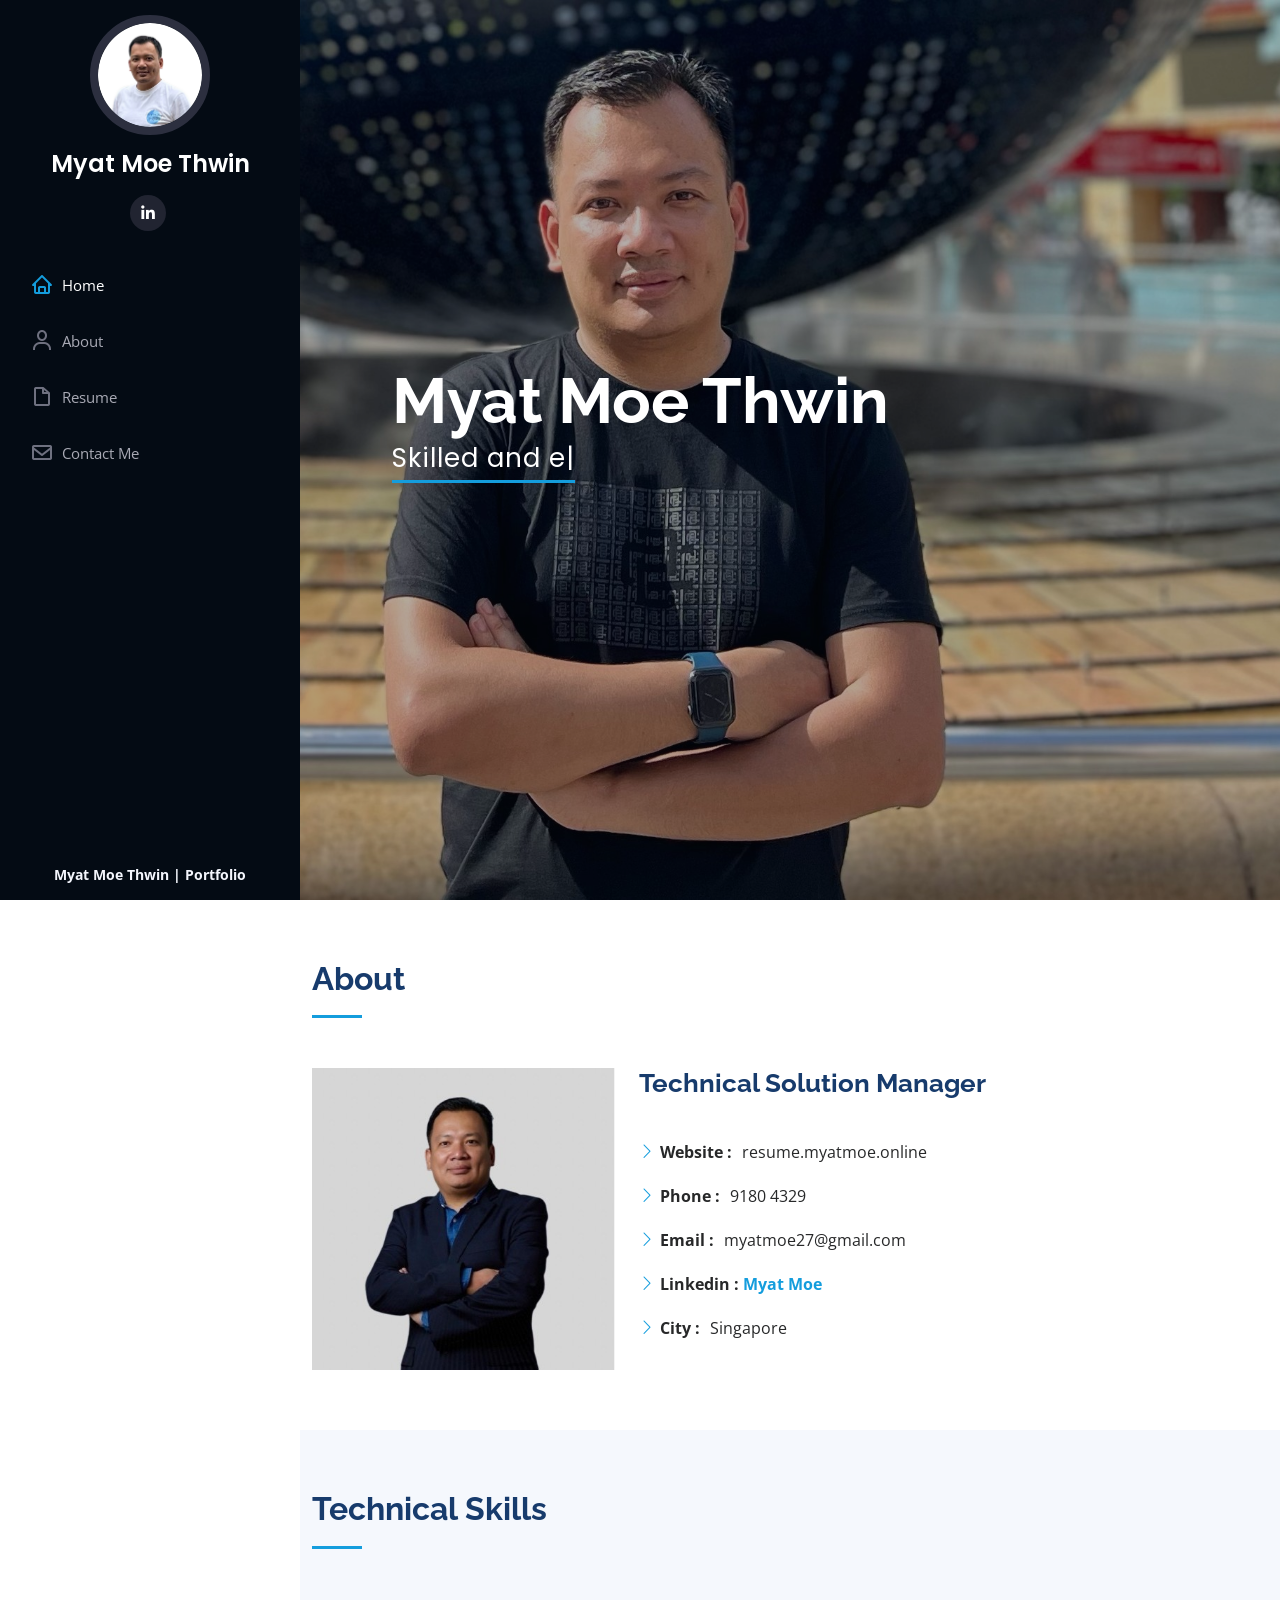
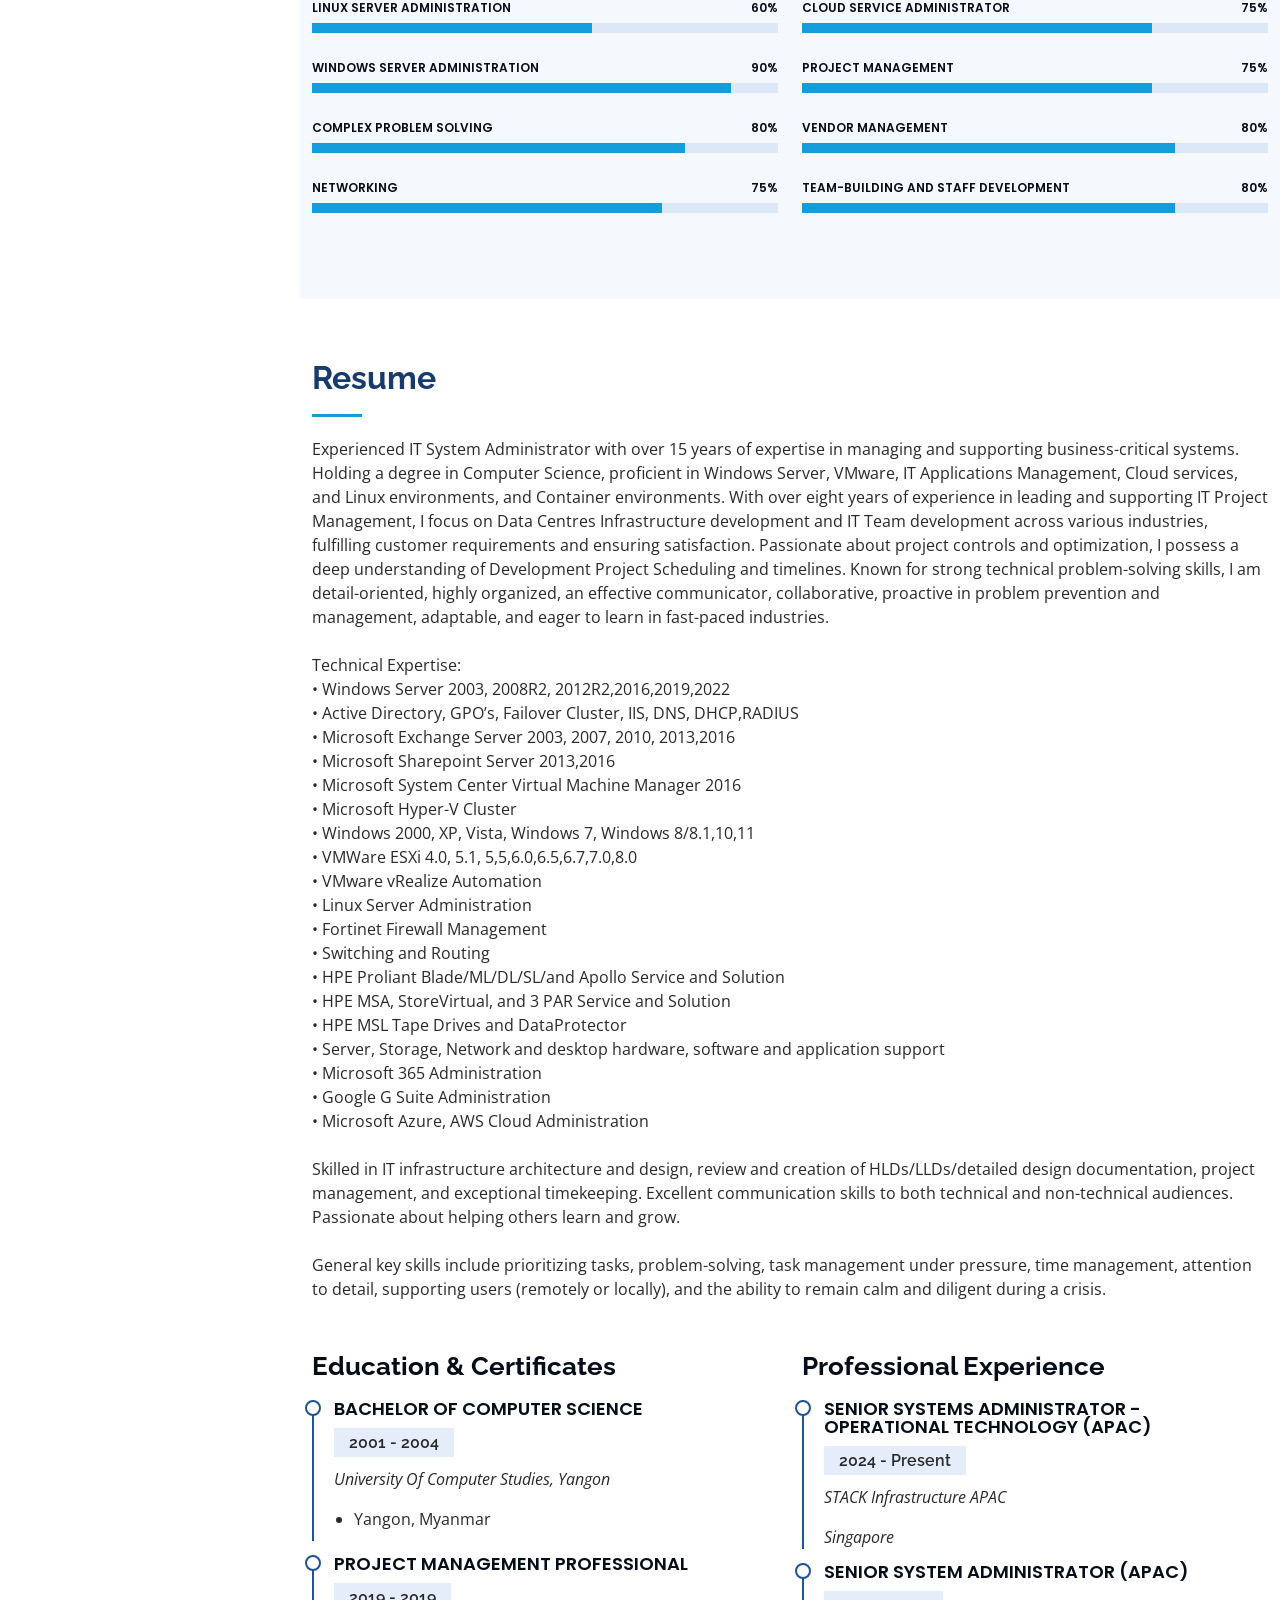
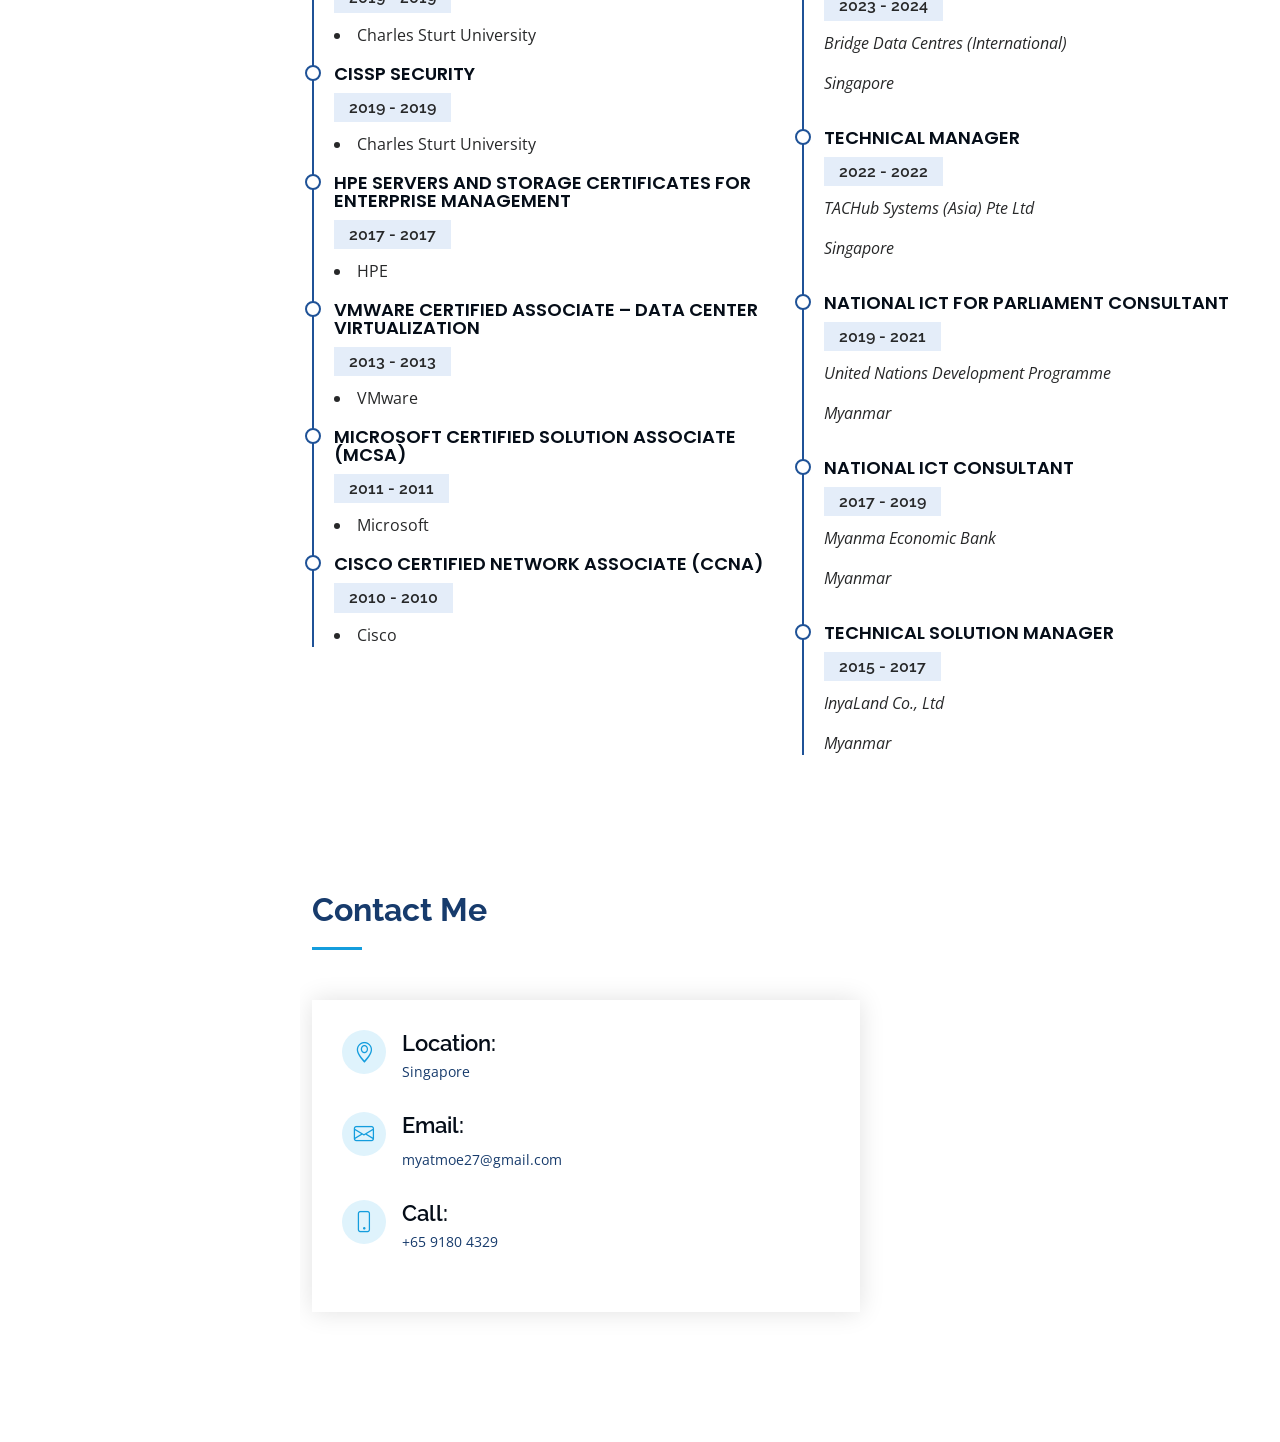
<file: index_old.html>
<!DOCTYPE html>
<html lang="en">

<head>
  <meta charset="utf-8">
  <meta content="width=device-width, initial-scale=1.0" name="viewport">

  <title>Myat Moe Thwin</title>
  <meta content="" name="description">
  <meta content="" name="keywords">

  <link href="assets/img/Profile.png" rel="icon">
  <link href="assets/img/Profile.png" rel="apple-touch-icon">

  <link href="https://fonts.googleapis.com/css?family=Open+Sans:300,300i,400,400i,600,600i,700,700i|Raleway:300,300i,400,400i,500,500i,600,600i,700,700i|Poppins:300,300i,400,400i,500,500i,600,600i,700,700i" rel="stylesheet">

  <link href="assets/vendor/aos/aos.css" rel="stylesheet">
  <link href="assets/vendor/bootstrap/css/bootstrap.min.css" rel="stylesheet">
  <link href="assets/vendor/bootstrap-icons/bootstrap-icons.css" rel="stylesheet">
  <link href="assets/vendor/boxicons/css/boxicons.min.css" rel="stylesheet">
  <link href="assets/vendor/glightbox/css/glightbox.min.css" rel="stylesheet">
  <link href="assets/vendor/swiper/swiper-bundle.min.css" rel="stylesheet">

  <link href="assets/css/style.css" rel="stylesheet">

</head>

<body>
  <i class="bi bi-list mobile-nav-toggle d-xl-none"></i>
  <header id="header">
    <div class="d-flex flex-column">

      <div class="profile">
        <img src="assets/img/Profile_MMT.png" alt="" class="img-fluid rounded-circle">
        <h1 class="text-light"><a href="index.html">Myat Moe Thwin</a></h1>
        <div class="social-links mt-3 text-center">
           <a href="https://www.linkedin.com/in/myatmoe" class="linkedin"><i class="bx bxl-linkedin"></i></a>
        </div>
      </div>

      <nav id="navbar" class="nav-menu navbar">
        <ul>
          <li><a href="#hero" class="nav-link scrollto active"><i class="bx bx-home"></i><span>Home</span></a></li>
          <li><a href="#about" class="nav-link scrollto"><i class="bx bx-user"></i><span>About</span></a></li>
          <li><a href="#resume" class="nav-link scrollto"><i class="bx bx-file-blank"></i><span>Resume</span></a></li>
          <!--<li><a href="#services" class="nav-link scrollto"><i class="bx bx-server"></i> <span>Services</span></a></li>-->
          <li><a href="#contact" class="nav-link scrollto"><i class="bx bx-envelope"></i><span>Contact Me</span></a></li>
        </ul>
      </nav>
    </div>
  </header>

  <section id="hero" class="d-flex flex-column justify-content-center align-items-center">
    <div class="hero-container" data-aos="fade-in">
      <h1>Myat Moe Thwin</h1>
      <p><span class="typed" data-typed-items="Skilled and experienced administrator with a proven track record in delivery of large infrastructure projects and leading diverse technical teams"></span></p>
    </div>
  </section>

  <main id="main">

    <section id="about" class="about">
      <div class="container">

        <div class="section-title">
          <h2>About</h2>
          <p></p>
        </div>

        <div class="row">
          <div class="col-lg-4" data-aos="fade-right">
            <img src="assets/img/Myat Moe Profile.jpeg" class="img-fluid" alt="">
          </div>
          <div class="col-lg-8 pt-4 pt-lg-0 content" data-aos="fade-left">
            <h3>Technical Solution Manager</h3>
            <p class="font-italic">
            </p>
            <div class="row">
              <div class="col-lg-6">
                <ul>
                  <br>
                  <li><i class="bi bi-chevron-right"></i> <strong>Website :</strong> <span>resume.myatmoe.online</span></li>
                  <li><i class="bi bi-chevron-right"></i> <strong>Phone :</strong> <span>9180 4329</span></li>
                  <li><i class="bi bi-chevron-right"></i> <strong>Email :</strong> <span>myatmoe27@gmail.com</span></li>
                  <li><i class="bi bi-chevron-right"></i> <strong>Linkedin : <a href=https://www.linkedin.com/in/myatmoe>Myat Moe</a></strong></li>
                  <li><i class="bi bi-chevron-right"></i> <strong>City :</strong> <span>Singapore</span></li>
                </ul>
              </div>
            </div>
          </div>
        </div>
      </div>
    </section>

    <section id="skills" class="skills section-bg">
      <div class="container">
        <div class="section-title">
          <h2>Technical Skills</h2>
        </div>
        <div class="row skills-content">
          <div class="col-lg-6" data-aos="fade-up">
            <div class="progress">
              <span class="skill">Linux Server Administration<i class="val">60%</i></span>
              <div class="progress-bar-wrap">
                <div class="progress-bar" role="progressbar" aria-valuenow="60" aria-valuemin="0" aria-valuemax="100"></div>
              </div>
            </div>
            <div class="progress">
              <span class="skill">Windows Server Administration<i class="val">90%</i></span>
              <div class="progress-bar-wrap">
                <div class="progress-bar" role="progressbar" aria-valuenow="90" aria-valuemin="0" aria-valuemax="100"></div>
              </div>
            </div>
            <div class="progress">
              <span class="skill">Complex Problem Solving<i class="val">80%</i></span>
              <div class="progress-bar-wrap">
                <div class="progress-bar" role="progressbar" aria-valuenow="80" aria-valuemin="0" aria-valuemax="100"></div>
              </div>
            </div>
            <div class="progress">
              <span class="skill">Networking<i class="val">75%</i></span>
              <div class="progress-bar-wrap">
                <div class="progress-bar" role="progressbar" aria-valuenow="75" aria-valuemin="0" aria-valuemax="100"></div>
              </div>
            </div>
          </div>
          <div class="col-lg-6" data-aos="fade-up" data-aos-delay="100">
            <div class="progress">
              <span class="skill">Cloud Service Administrator<i class="val">75%</i></span>
              <div class="progress-bar-wrap">
                <div class="progress-bar" role="progressbar" aria-valuenow="75" aria-valuemin="0" aria-valuemax="100"></div>
              </div>
            </div>
            <div class="progress">
              <span class="skill">Project Management<i class="val">75%</i></span>
              <div class="progress-bar-wrap">
                <div class="progress-bar" role="progressbar" aria-valuenow="75" aria-valuemin="0" aria-valuemax="100"></div>
              </div>
            </div>
            <div class="progress">
              <span class="skill">Vendor Management<i class="val">80%</i></span>
              <div class="progress-bar-wrap">
                <div class="progress-bar" role="progressbar" aria-valuenow="80" aria-valuemin="0" aria-valuemax="100"></div>
              </div>
            </div>
            <div class="progress">
              <span class="skill">Team-Building and Staff Development<i class="val">80%</i></span>
              <div class="progress-bar-wrap">
                <div class="progress-bar" role="progressbar" aria-valuenow="80" aria-valuemin="0" aria-valuemax="100"></div>
              </div>
            </div>
          </div>
        </div>
      </div>
    </section>

    <section id="resume" class="resume">
      <div class="container">

        <div class="section-title">
          <h2>Resume</h2>
          <p><span>Experienced IT System Administrator with over 15 years of expertise in managing and supporting business-critical systems. Holding a degree in Computer Science, proficient in Windows Server, VMware, IT Applications Management, Cloud services, and Linux environments, and Container environments. With over eight years of experience in leading and supporting IT Project Management, I focus on Data Centres Infrastructure development and IT Team development across various industries, fulfilling customer requirements and ensuring satisfaction. Passionate about project controls and optimization, I possess a deep understanding of Development Project Scheduling and timelines. Known for strong technical problem-solving skills, I am detail-oriented, highly organized, an effective communicator, collaborative, proactive in problem prevention and management, adaptable, and eager to learn in fast-paced industries.</span><br /><br /><span>Technical Expertise:</span><br /><span>&bull; Windows Server 2003, 2008R2, 2012R2,2016,2019,2022 </span><br /><span>&bull; Active Directory, GPO&rsquo;s, Failover Cluster, IIS, DNS, DHCP,RADIUS</span><br /><span>&bull; Microsoft Exchange Server 2003, 2007, 2010, 2013,2016</span><br /><span>&bull; Microsoft Sharepoint Server 2013,2016</span><br /><span>&bull; Microsoft System Center Virtual Machine Manager 2016</span><br /><span>&bull; Microsoft Hyper-V Cluster</span><br /><span>&bull; Windows 2000, XP, Vista, Windows 7, Windows 8/8.1,10,11</span><br /><span>&bull; VMWare ESXi 4.0, 5.1, 5,5,6.0,6.5,6.7,7.0,8.0</span><br /><span>&bull; VMware vRealize Automation</span><br /><span>&bull; Linux Server Administration</span><br /><span>&bull; Fortinet Firewall Management</span><br /><span>&bull; Switching and Routing </span><br /><span>&bull; HPE Proliant Blade/ML/DL/SL/and Apollo Service and Solution</span><br /><span>&bull; HPE MSA, StoreVirtual, and 3 PAR Service and Solution </span><br /><span>&bull; HPE MSL Tape Drives and DataProtector</span><br /><span>&bull; Server, Storage, Network and desktop hardware, software and application support</span><br /><span>&bull; Microsoft 365 Administration</span><br /><span>&bull; Google G Suite Administration</span><br /><span>&bull; Microsoft Azure, AWS Cloud Administration </span><br /><span> </span><br /><span>Skilled in IT infrastructure architecture and design, review and creation of HLDs/LLDs/detailed design documentation, project management, and exceptional timekeeping. Excellent communication skills to both technical and non-technical audiences. Passionate about helping others learn and grow.</span><br /><br /><span>General key skills include prioritizing tasks, problem-solving, task management under pressure, time management, attention to detail, supporting users (remotely or locally), and the ability to remain calm and diligent during a crisis.</span></p>
        </div>
        <div class="row">
          <div class="col-lg-6" data-aos="fade-up">
            <h3 class="resume-title">Education & Certificates</h3>
            <div class="resume-item pb-0">
              <h4>Bachelor of Computer Science</h4>
              <h5>2001 - 2004</h5>
              <p><em>University Of Computer Studies, Yangon</em></p>
              <ul>
                <li>Yangon, Myanmar</li>
              </ul>
            </div>
            <div class="resume-item">
              <h4>Project Management Professional </h4>
              <h5>2019 - 2019</h5
              <ul>
                <li>Charles Sturt University</li>
              </ul>
            </div>
           <div class="resume-item">
              <h4>CISSP Security </h4>
              <h5>2019 - 2019</h5
              <ul>
                <li>Charles Sturt University</li>
              </ul>
            </div>
            <div class="resume-item">
              <h4>HPE Servers and Storage Certificates for Enterprise Management</h4>
              <h5>2017 - 2017</h5
              <ul>
                <li>HPE</li>
              </ul>
            </div>
            <div class="resume-item">
              <h4>VMware Certified Associate – Data Center Virtualization  </h4>
              <h5>2013 - 2013</h5
              <ul>
                <li>VMware</li>
              </ul>
            </div>
            <div class="resume-item">
              <h4>Microsoft Certified Solution Associate (MCSA)</h4>
              <h5>2011 - 2011</h5
              <ul>
                <li>Microsoft</li>
              </ul>
            </div>
            <div class="resume-item">
              <h4>Cisco Certified Network Associate (CCNA)</h4>
              <h5>2010 - 2010</h5
              <ul>
                <li>Cisco</li>
              </ul>
            </div>
          </div>
          <div class="col-lg-6" data-aos="fade-up">
            <h3 class="resume-title">Professional Experience</h3>
            <div class="resume-item pb-0">
              <h4>Senior Systems Administrator - Operational Technology (APAC)</h4>
              <h5>2024 - Present</h5>
              <p><em>STACK Infrastructure APAC</em></p>
              <p><em>Singapore</em></p>
            </div>
            <div class="resume-item">
              <h4>Senior System Administrator (APAC)</h4>
              <h5>2023 - 2024</h5>
              <p><em>Bridge Data Centres (International)</em></p>
              <p><em>Singapore</em></p>
            </div>
            <div class="resume-item">
              <h4>Technical Manager</h4>
              <h5>2022 - 2022</h5>
              <p><em>TACHub Systems (Asia) Pte Ltd</em></p>
              <p><em>Singapore</em></p>
            </div>
            <div class="resume-item">
              <h4>National ICT for Parliament Consultant</h4>
              <h5>2019 - 2021</h5>
              <p><em>United Nations Development Programme</em></p>
              <p><em>Myanmar</em></p>
            </div>
             <div class="resume-item">
              <h4>National ICT Consultant</h4>
              <h5>2017 - 2019</h5>
              <p><em>Myanma Economic Bank</em></p>
              <p><em>Myanmar</em></p>
            </div>
             <div class="resume-item">
              <h4>Technical Solution Manager</h4>
              <h5>2015 - 2017</h5>
              <p><em>InyaLand Co., Ltd</em></p>
              <p><em>Myanmar</em></p>
            </div>
          </div>
        </div>
      </div>
    </section>
    <section id="contact" class="contact">
      <div class="container">

        <div class="section-title">
          <h2>Contact Me</h2>
        </div>

        <div class="row" data-aos="fade-in">

          <div class="col-lg-7 mt-5 mt-lg-0 d-flex align-items-stretch">
            <div class="info">
              <div class="address">
                <i class="bi bi-geo-alt"></i>
                <h4>Location:</h4>
                <p>Singapore</p>
              </div>

              <div class="email">
                <i class="bi bi-envelope"></i>
                <h4>Email:</h4>
                <p>myatmoe27@gmail.com</p>
              </div>

              <div class="phone">
                <i class="bi bi-phone"></i>
                <h4>Call:</h4>
                <p>+65 9180 4329</p>
              </div>

            </div>
          </div>
        </div>
      </div>
    </section>

  </main>

  <footer id="footer">
    <div class="container">
      <div class="copyright">
        <b>Myat Moe Thwin | Portfolio</b></a></span></strong>
      </div>
    </div>
  </footer>

  <a href="#" class="back-to-top d-flex align-items-center justify-content-center"><i class="bi bi-arrow-up-short"></i></a>

  <script src="assets/vendor/aos/aos.js"></script>
  <script src="assets/vendor/bootstrap/js/bootstrap.bundle.min.js"></script>
  <script src="assets/vendor/glightbox/js/glightbox.min.js"></script>
  <script src="assets/vendor/isotope-layout/isotope.pkgd.min.js"></script>
  <script src="assets/vendor/php-email-form/validate.js"></script>
  <script src="assets/vendor/purecounter/purecounter.js"></script>
  <script src="assets/vendor/swiper/swiper-bundle.min.js"></script>
  <script src="assets/vendor/typed.js/typed.min.js"></script>
  <script src="assets/vendor/waypoints/noframework.waypoints.js"></script>

  <script src="assets/js/main.js"></script>

</body>

</html>
</file>
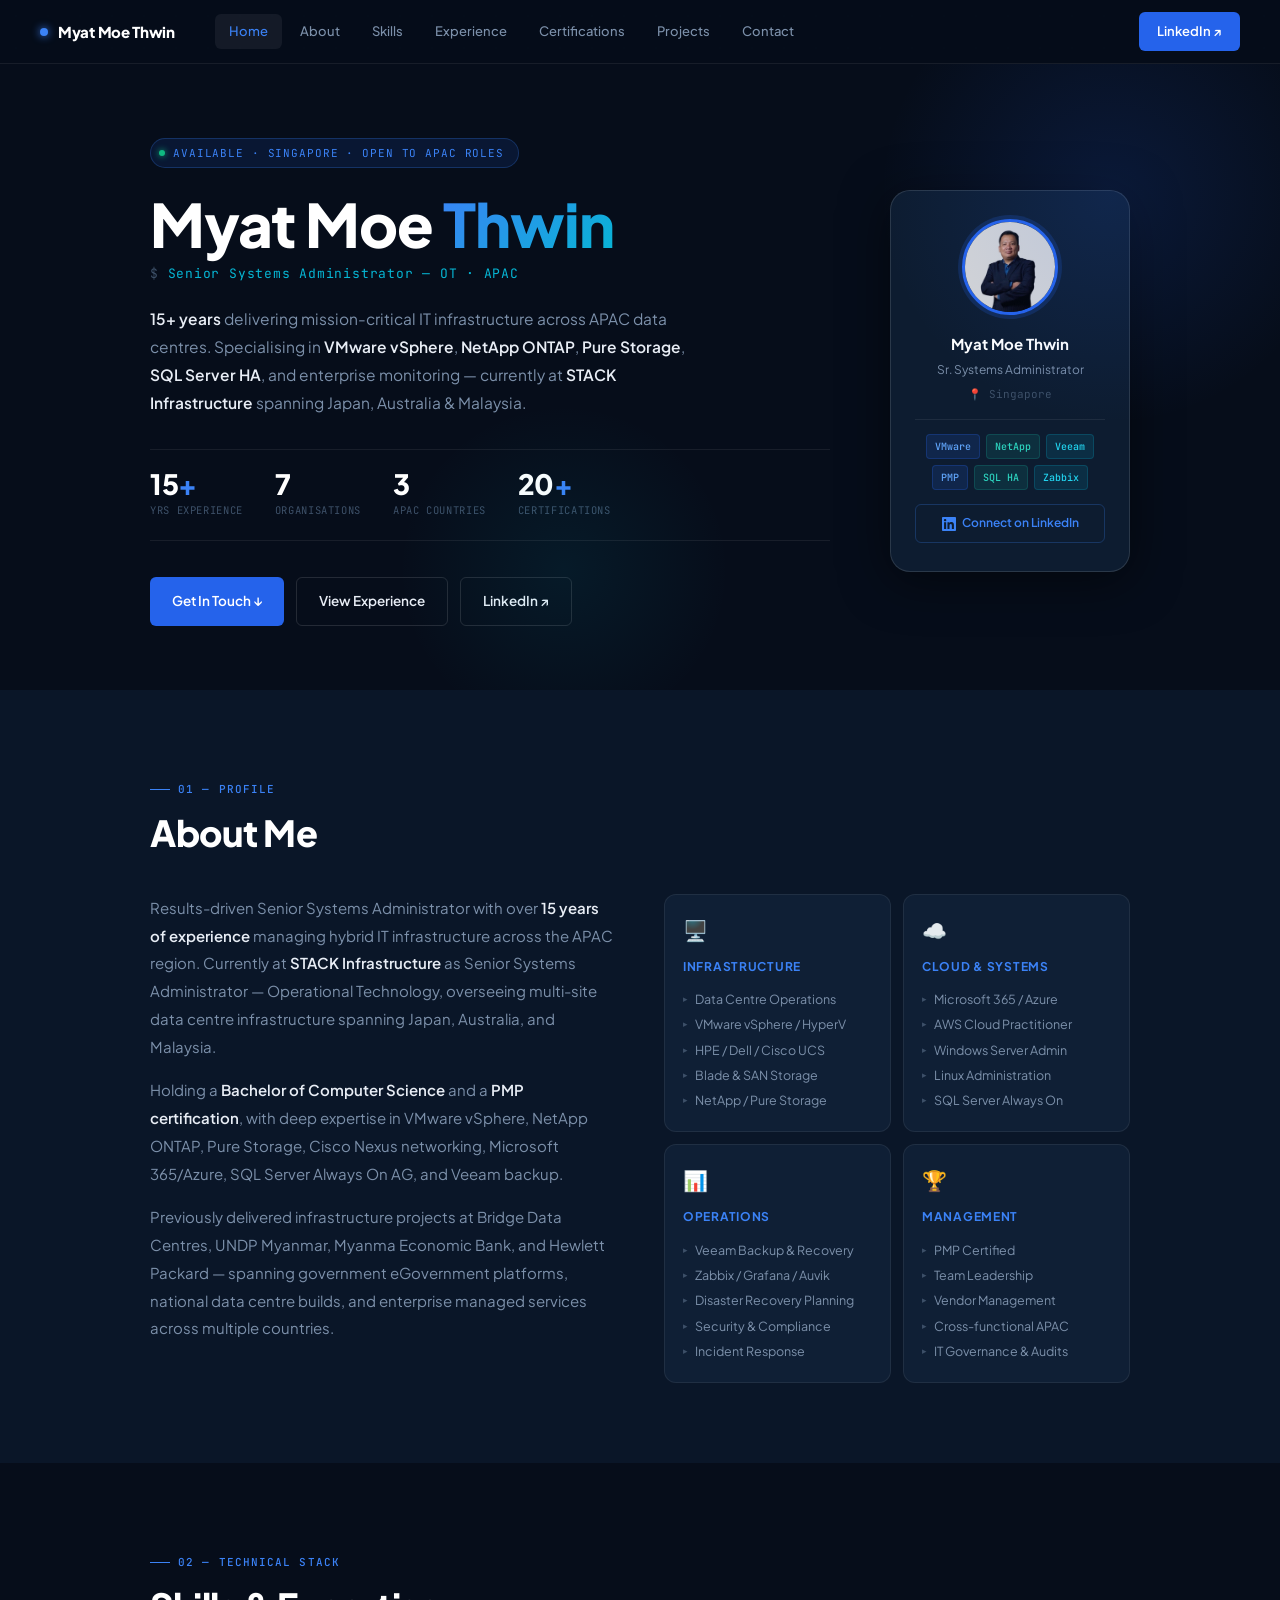
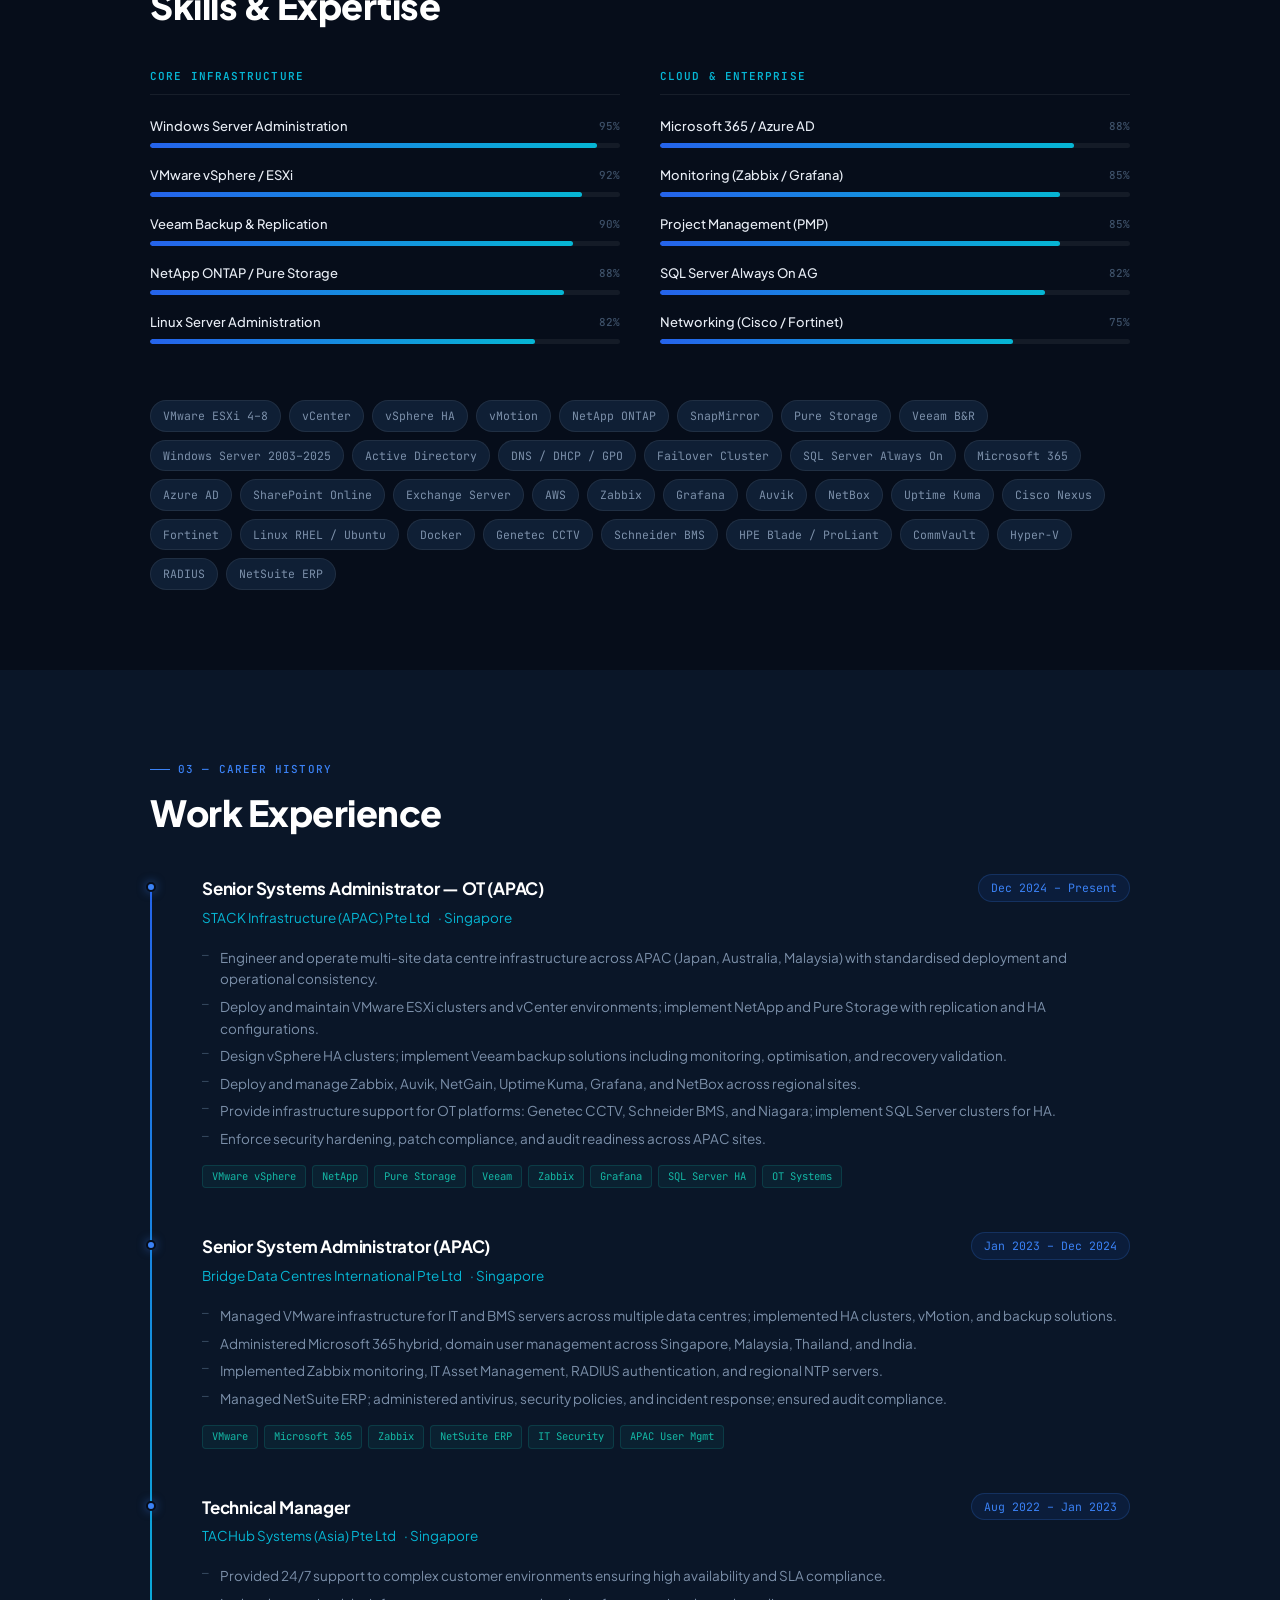
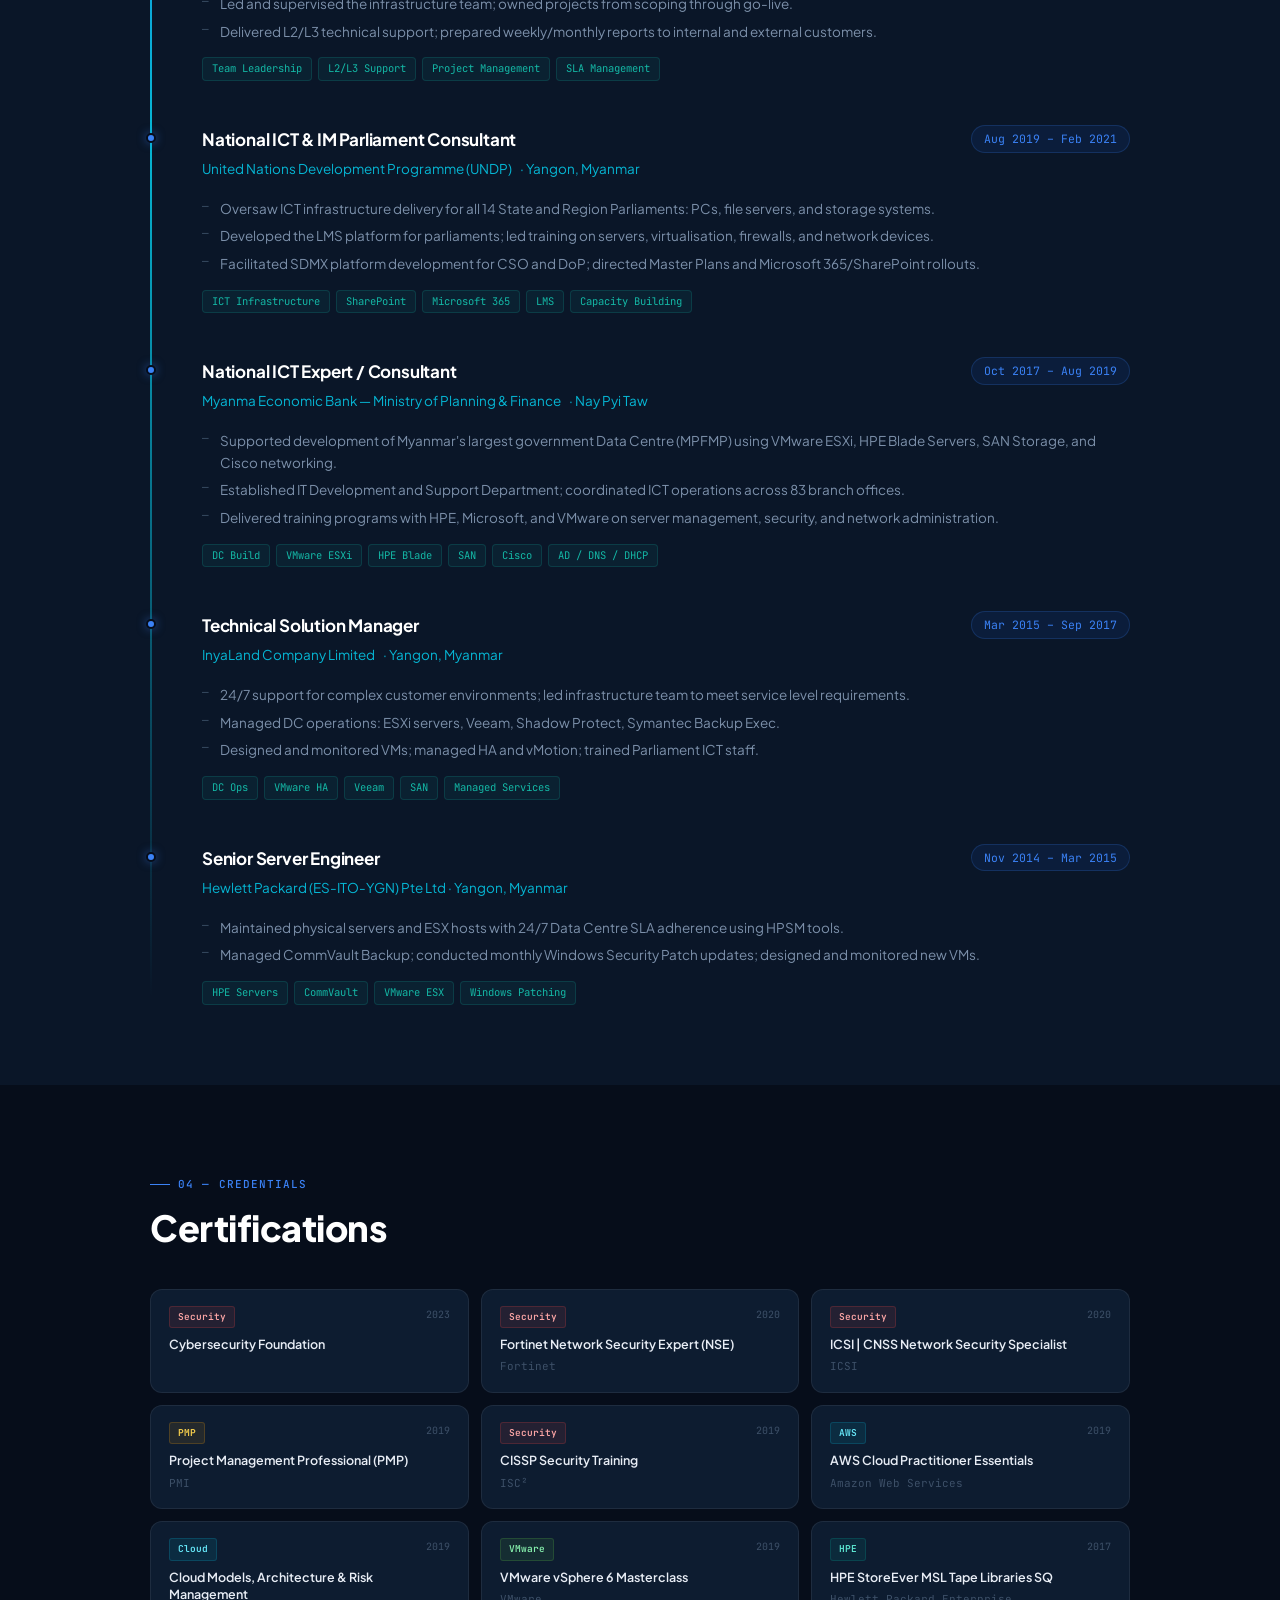
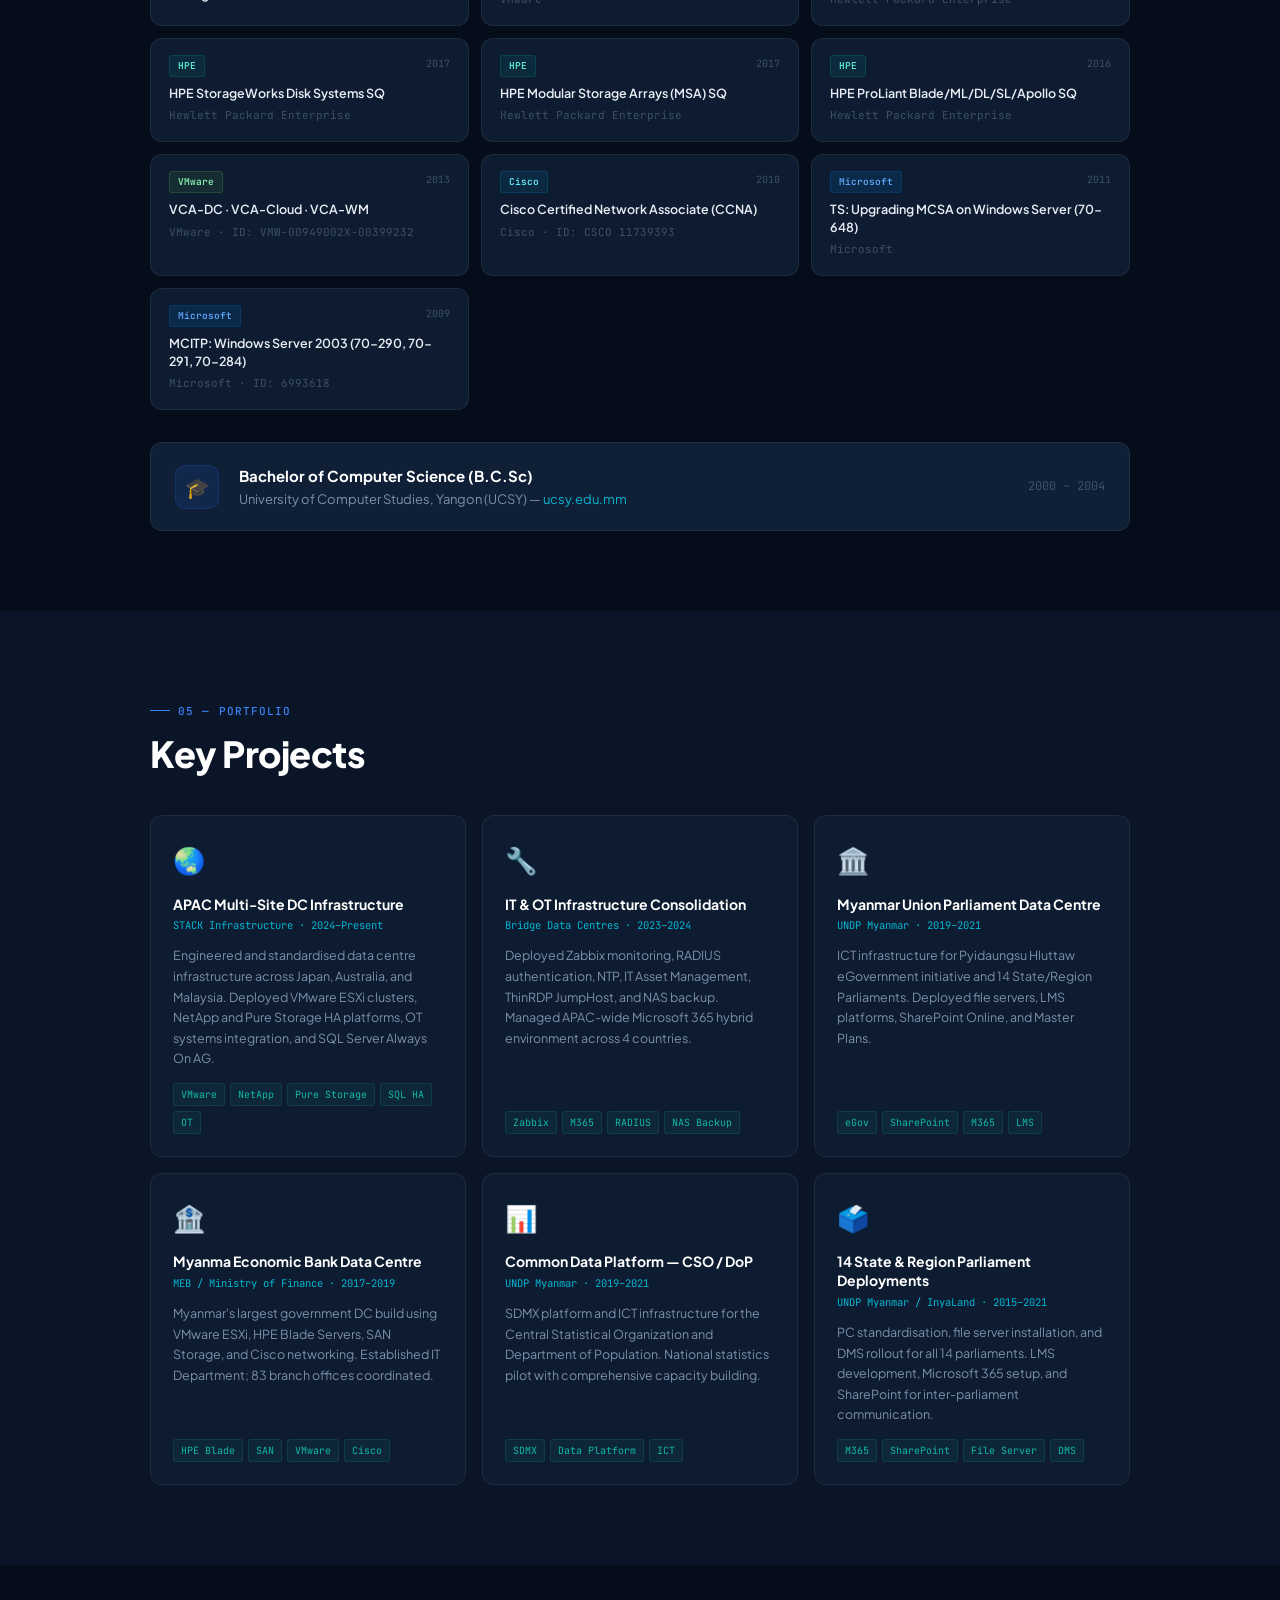
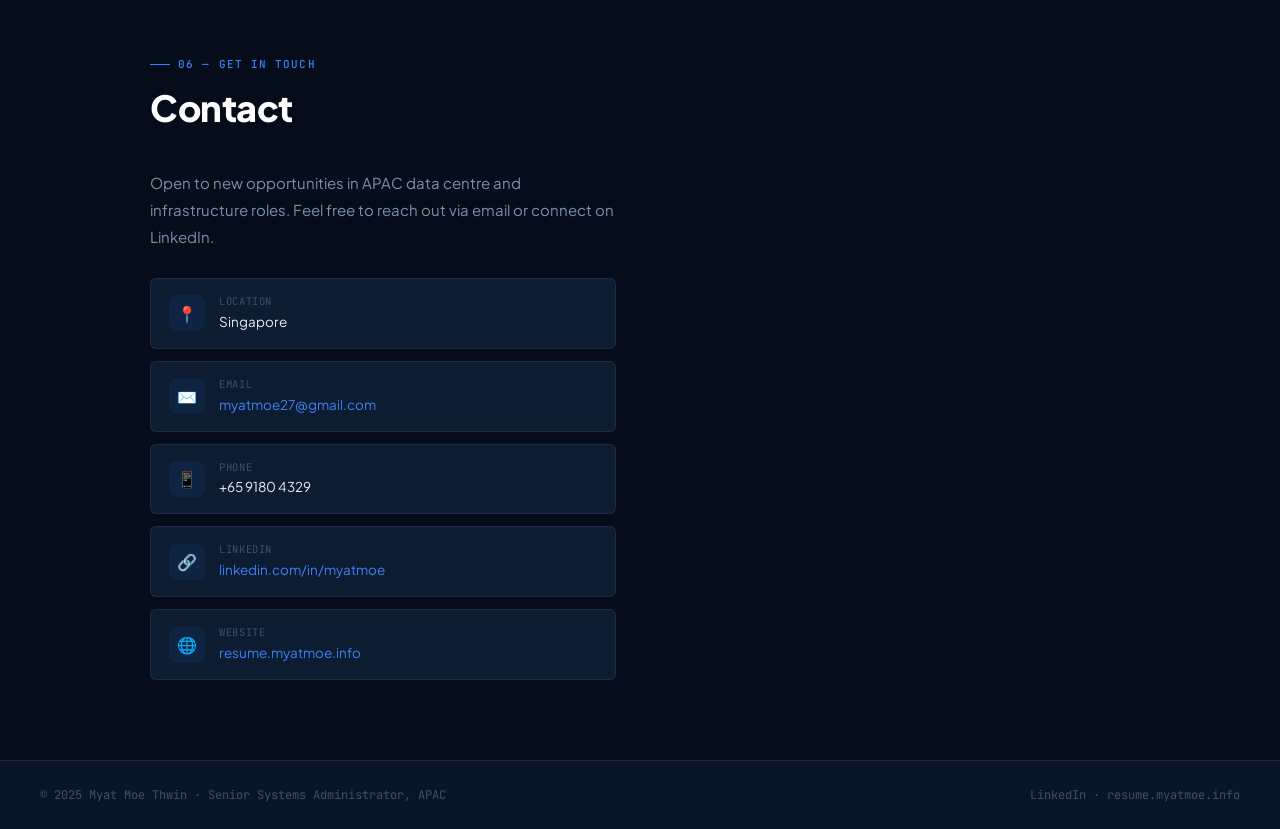
<file: index_old2.html>
<!DOCTYPE html>
<html lang="en">
<head>
<meta charset="UTF-8">
<meta name="viewport" content="width=device-width, initial-scale=1.0">
<title>Myat Moe Thwin | Senior Systems Administrator, APAC</title>
<meta name="description" content="Myat Moe Thwin — Senior Systems Administrator, APAC. 15+ years in data centre infrastructure, VMware, NetApp, Microsoft 365, and enterprise cloud platforms across Japan, Australia and Malaysia.">
<link rel="preconnect" href="https://fonts.googleapis.com">
<link rel="preconnect" href="https://fonts.gstatic.com" crossorigin>
<link href="https://fonts.googleapis.com/css2?family=Plus+Jakarta+Sans:wght@300;400;500;600;700;800&family=JetBrains+Mono:wght@300;400;500;600&display=swap" rel="stylesheet">
<style>
/* ═══════════════════════════════════════════
   TOKENS
═══════════════════════════════════════════ */
:root {
  --navy:      #060d1a;
  --navy2:     #0a1628;
  --navy3:     #0f1f35;
  --card:      #0d1c30;
  --border:    rgba(255,255,255,0.07);
  --border2:   rgba(255,255,255,0.12);
  --blue:      #2563eb;
  --blue-lt:   #3b82f6;
  --cyan:      #06b6d4;
  --teal:      #14b8a6;
  --green:     #10b981;
  --amber:     #f59e0b;
  --red:       #ef4444;
  --text:      #e8edf5;
  --muted:     #7c90aa;
  --dim:       #3d5068;
  --white:     #ffffff;
  --sans:      'Plus Jakarta Sans', sans-serif;
  --mono:      'JetBrains Mono', monospace;
  --radius:    12px;
  --radius-sm: 6px;
  --shadow:    0 4px 24px rgba(0,0,0,0.4);
  --shadow-lg: 0 8px 48px rgba(0,0,0,0.5);
}

/* ═══════════════════════════════════════════
   RESET & BASE
═══════════════════════════════════════════ */
*, *::before, *::after { box-sizing: border-box; margin: 0; padding: 0; }
html { scroll-behavior: smooth; font-size: 16px; }
body {
  background: var(--navy);
  color: var(--text);
  font-family: var(--sans);
  line-height: 1.7;
  overflow-x: hidden;
}
a { color: inherit; text-decoration: none; }
ul { list-style: none; }
img { display: block; max-width: 100%; }

::-webkit-scrollbar { width: 4px; }
::-webkit-scrollbar-track { background: var(--navy); }
::-webkit-scrollbar-thumb { background: var(--border2); border-radius: 2px; }

/* Subtle dot grid bg */
body::before {
  content: '';
  position: fixed;
  inset: 0;
  background-image: radial-gradient(rgba(37,99,235,0.12) 1px, transparent 1px);
  background-size: 32px 32px;
  pointer-events: none;
  z-index: 0;
}

/* ═══════════════════════════════════════════
   TOPNAV
═══════════════════════════════════════════ */
#topnav {
  position: fixed;
  top: 0; left: 0; right: 0;
  z-index: 200;
  background: rgba(6,13,26,0.85);
  backdrop-filter: blur(16px);
  -webkit-backdrop-filter: blur(16px);
  border-bottom: 1px solid var(--border);
  height: 64px;
  display: flex;
  align-items: center;
  padding: 0 40px;
  gap: 40px;
}
.nav-logo {
  font-family: var(--sans);
  font-weight: 800;
  font-size: 15px;
  color: var(--white);
  letter-spacing: -0.3px;
  white-space: nowrap;
  display: flex;
  align-items: center;
  gap: 10px;
}
.nav-logo .dot {
  width: 8px; height: 8px;
  background: var(--blue-lt);
  border-radius: 50%;
  flex-shrink: 0;
  box-shadow: 0 0 8px var(--blue-lt);
}
.nav-links {
  display: flex;
  align-items: center;
  gap: 4px;
  flex: 1;
}
.nav-links a {
  font-size: 13px;
  font-weight: 500;
  color: var(--muted);
  padding: 6px 14px;
  border-radius: 6px;
  transition: color 0.2s, background 0.2s;
  white-space: nowrap;
}
.nav-links a:hover, .nav-links a.active {
  color: var(--white);
  background: rgba(255,255,255,0.06);
}
.nav-links a.active { color: var(--blue-lt); }
.nav-cta {
  margin-left: auto;
  display: flex;
  align-items: center;
  gap: 12px;
  flex-shrink: 0;
}
.nav-cta a {
  font-size: 13px;
  font-weight: 600;
  color: var(--white);
  background: var(--blue);
  padding: 8px 18px;
  border-radius: var(--radius-sm);
  transition: background 0.2s, transform 0.2s;
}
.nav-cta a:hover { background: var(--blue-lt); transform: translateY(-1px); }

/* Mobile nav */
#nav-burger {
  display: none;
  background: none;
  border: 1px solid var(--border2);
  color: var(--text);
  border-radius: 6px;
  padding: 7px 10px;
  cursor: pointer;
  font-size: 18px;
  margin-left: auto;
}
#mobile-menu {
  display: none;
  position: fixed;
  top: 64px; left: 0; right: 0;
  background: var(--navy2);
  border-bottom: 1px solid var(--border);
  padding: 16px 20px;
  z-index: 199;
  flex-direction: column;
  gap: 4px;
}
#mobile-menu.open { display: flex; }
#mobile-menu a {
  font-size: 14px;
  font-weight: 500;
  color: var(--muted);
  padding: 10px 14px;
  border-radius: 6px;
  transition: all 0.2s;
}
#mobile-menu a:hover { color: var(--white); background: rgba(255,255,255,0.05); }

/* ═══════════════════════════════════════════
   LAYOUT
═══════════════════════════════════════════ */
#page { padding-top: 64px; position: relative; z-index: 1; }
.container { max-width: 1060px; margin: 0 auto; padding: 0 40px; }

section { padding: 80px 0; }
section:nth-child(even) { background: var(--navy2); }

.sec-label {
  display: inline-flex;
  align-items: center;
  gap: 8px;
  font-family: var(--mono);
  font-size: 11px;
  font-weight: 500;
  color: var(--blue-lt);
  letter-spacing: 0.1em;
  text-transform: uppercase;
  margin-bottom: 12px;
}
.sec-label::before {
  content: '';
  width: 20px; height: 1px;
  background: var(--blue-lt);
}
.sec-title {
  font-size: clamp(26px, 3.5vw, 36px);
  font-weight: 800;
  color: var(--white);
  letter-spacing: -0.5px;
  margin-bottom: 40px;
  line-height: 1.2;
}

/* ═══════════════════════════════════════════
   HERO
═══════════════════════════════════════════ */
#hero {
  padding: 72px 0 64px;
  background: var(--navy) !important;
  position: relative;
  overflow: hidden;
}
/* Glow orbs */
#hero::before {
  content: '';
  position: absolute;
  top: -120px; right: -80px;
  width: 500px; height: 500px;
  background: radial-gradient(circle, rgba(37,99,235,0.15) 0%, transparent 65%);
  pointer-events: none;
}
#hero::after {
  content: '';
  position: absolute;
  bottom: -60px; left: 30%;
  width: 360px; height: 360px;
  background: radial-gradient(circle, rgba(6,182,212,0.08) 0%, transparent 65%);
  pointer-events: none;
}

.hero-inner {
  display: grid;
  grid-template-columns: 1fr auto;
  gap: 60px;
  align-items: center;
}
.hero-left { }

.hero-badge {
  display: inline-flex;
  align-items: center;
  gap: 8px;
  background: rgba(37,99,235,0.12);
  border: 1px solid rgba(59,130,246,0.25);
  border-radius: 100px;
  padding: 5px 14px 5px 8px;
  margin-bottom: 24px;
}
.hero-badge .badge-dot {
  width: 6px; height: 6px;
  background: var(--green);
  border-radius: 50%;
  box-shadow: 0 0 6px var(--green);
  animation: pulse 2s infinite;
}
.hero-badge span {
  font-family: var(--mono);
  font-size: 11px;
  color: var(--blue-lt);
  letter-spacing: 0.08em;
}
@keyframes pulse {
  0%, 100% { opacity: 1; transform: scale(1); }
  50% { opacity: 0.6; transform: scale(0.85); }
}

.hero-name {
  font-size: clamp(36px, 5vw, 60px);
  font-weight: 800;
  color: var(--white);
  letter-spacing: -1px;
  line-height: 1.05;
  margin-bottom: 8px;
}
.hero-name .accent {
  background: linear-gradient(135deg, var(--blue-lt), var(--cyan));
  -webkit-background-clip: text;
  -webkit-text-fill-color: transparent;
  background-clip: text;
}

.hero-title {
  font-family: var(--mono);
  font-size: 13px;
  color: var(--cyan);
  letter-spacing: 0.06em;
  margin-bottom: 20px;
}
.hero-title .prompt { color: var(--dim); }

.hero-summary {
  font-size: 15.5px;
  color: var(--muted);
  line-height: 1.8;
  max-width: 560px;
  margin-bottom: 32px;
}
.hero-summary strong { color: var(--text); font-weight: 600; }

.hero-stats {
  display: flex;
  gap: 32px;
  margin-bottom: 36px;
  padding: 20px 0;
  border-top: 1px solid var(--border);
  border-bottom: 1px solid var(--border);
}
.stat { }
.stat-val {
  font-size: 28px;
  font-weight: 800;
  color: var(--white);
  line-height: 1;
  letter-spacing: -0.5px;
}
.stat-val .unit { color: var(--blue-lt); }
.stat-key {
  font-family: var(--mono);
  font-size: 10.5px;
  color: var(--dim);
  letter-spacing: 0.06em;
  margin-top: 4px;
}

.hero-actions { display: flex; gap: 12px; flex-wrap: wrap; }
.btn {
  display: inline-flex;
  align-items: center;
  gap: 8px;
  padding: 12px 22px;
  border-radius: var(--radius-sm);
  font-size: 13.5px;
  font-weight: 600;
  transition: all 0.2s;
  cursor: pointer;
  white-space: nowrap;
}
.btn-blue { background: var(--blue); color: var(--white); }
.btn-blue:hover { background: var(--blue-lt); transform: translateY(-2px); box-shadow: 0 8px 20px rgba(37,99,235,0.35); }
.btn-ghost { background: transparent; color: var(--text); border: 1px solid var(--border2); }
.btn-ghost:hover { border-color: var(--blue-lt); color: var(--blue-lt); transform: translateY(-2px); }

/* Hero right — profile card */
.hero-card {
  width: 240px;
  background: var(--card);
  border: 1px solid var(--border2);
  border-radius: 20px;
  padding: 28px 24px;
  text-align: center;
  box-shadow: var(--shadow-lg);
  flex-shrink: 0;
}
.hero-photo {
  width: 96px; height: 96px;
  border-radius: 50%;
  object-fit: cover;
  margin: 0 auto 16px;
  border: 3px solid var(--blue);
  box-shadow: 0 0 0 4px rgba(37,99,235,0.2);
}
.hero-initials {
  width: 96px; height: 96px;
  border-radius: 50%;
  background: linear-gradient(135deg, var(--blue), var(--cyan));
  display: flex; align-items: center; justify-content: center;
  font-size: 26px; font-weight: 800; color: var(--white);
  margin: 0 auto 16px;
}
.hero-card h3 {
  font-size: 15px; font-weight: 700; color: var(--white);
  margin-bottom: 4px;
}
.hero-card .hc-role {
  font-size: 12px; color: var(--muted);
  margin-bottom: 4px;
}
.hero-card .hc-loc {
  font-family: var(--mono);
  font-size: 11px; color: var(--dim);
  margin-bottom: 16px;
}
.hc-divider { height: 1px; background: var(--border); margin: 14px 0; }
.hc-badges {
  display: flex; flex-wrap: wrap; gap: 6px; justify-content: center;
}
.hc-badge {
  font-family: var(--mono);
  font-size: 10px;
  padding: 3px 8px;
  border-radius: 4px;
  font-weight: 500;
}
.hcb-blue { background: rgba(37,99,235,0.15); color: #60a5fa; border: 1px solid rgba(37,99,235,0.25); }
.hcb-teal { background: rgba(20,184,166,0.12); color: #2dd4bf; border: 1px solid rgba(20,184,166,0.2); }
.hcb-cyan { background: rgba(6,182,212,0.12); color: #22d3ee; border: 1px solid rgba(6,182,212,0.2); }
.hc-linkedin {
  display: flex; align-items: center; justify-content: center; gap: 6px;
  margin-top: 14px;
  font-size: 12px; font-weight: 600; color: var(--blue-lt);
  padding: 8px; border-radius: 6px;
  border: 1px solid rgba(59,130,246,0.25);
  transition: all 0.2s;
}
.hc-linkedin:hover { background: rgba(37,99,235,0.1); }

/* ═══════════════════════════════════════════
   ABOUT
═══════════════════════════════════════════ */
.about-grid {
  display: grid;
  grid-template-columns: 1fr 1fr;
  gap: 48px;
  align-items: start;
}
.about-text p {
  color: var(--muted);
  font-size: 15px;
  line-height: 1.85;
  margin-bottom: 16px;
}
.about-text strong { color: var(--text); font-weight: 600; }
.about-text p:last-child { margin-bottom: 0; }

.comp-cards {
  display: grid;
  grid-template-columns: 1fr 1fr;
  gap: 12px;
}
.comp-card {
  background: var(--navy3);
  border: 1px solid var(--border);
  border-radius: var(--radius);
  padding: 18px;
  transition: border-color 0.2s, transform 0.2s;
}
.comp-card:hover { border-color: var(--border2); transform: translateY(-2px); }
.comp-card-icon {
  font-size: 20px;
  margin-bottom: 10px;
}
.comp-card h4 {
  font-size: 12px;
  font-weight: 700;
  color: var(--blue-lt);
  text-transform: uppercase;
  letter-spacing: 0.06em;
  margin-bottom: 10px;
}
.comp-card ul li {
  font-size: 12.5px;
  color: var(--muted);
  padding: 2px 0;
  padding-left: 12px;
  position: relative;
}
.comp-card ul li::before {
  content: '▸';
  position: absolute;
  left: 0;
  color: var(--dim);
  font-size: 9px;
  top: 4px;
}

/* ═══════════════════════════════════════════
   SKILLS
═══════════════════════════════════════════ */
.skills-layout {
  display: grid;
  grid-template-columns: 1fr 1fr;
  gap: 40px;
  margin-bottom: 40px;
}
.skill-group-title {
  font-family: var(--mono);
  font-size: 11px;
  font-weight: 600;
  color: var(--cyan);
  letter-spacing: 0.1em;
  text-transform: uppercase;
  margin-bottom: 20px;
  padding-bottom: 8px;
  border-bottom: 1px solid var(--border);
}
.skill-row { margin-bottom: 16px; }
.skill-meta {
  display: flex;
  justify-content: space-between;
  align-items: center;
  margin-bottom: 6px;
}
.skill-meta span { font-size: 13px; color: var(--text); font-weight: 500; }
.skill-meta .pct {
  font-family: var(--mono);
  font-size: 11px;
  color: var(--dim);
}
.skill-track {
  height: 5px;
  background: rgba(255,255,255,0.06);
  border-radius: 3px;
  overflow: hidden;
}
.skill-fill {
  height: 100%;
  border-radius: 3px;
  background: linear-gradient(90deg, var(--blue), var(--cyan));
  transition: width 1.2s cubic-bezier(0.4,0,0.2,1);
}

.tech-cloud {
  display: flex;
  flex-wrap: wrap;
  gap: 8px;
}
.tech-pill {
  font-family: var(--mono);
  font-size: 11.5px;
  color: var(--muted);
  background: var(--navy3);
  border: 1px solid var(--border);
  border-radius: 100px;
  padding: 5px 12px;
  transition: all 0.18s;
  cursor: default;
}
.tech-pill:hover {
  color: var(--white);
  border-color: var(--blue-lt);
  background: rgba(37,99,235,0.08);
}

/* ═══════════════════════════════════════════
   EXPERIENCE
═══════════════════════════════════════════ */
.timeline { position: relative; padding-left: 24px; }
.timeline::before {
  content: '';
  position: absolute;
  left: 0; top: 8px; bottom: 8px;
  width: 2px;
  background: linear-gradient(to bottom, var(--blue), var(--cyan), transparent);
  border-radius: 1px;
}
.exp-item {
  position: relative;
  padding-left: 28px;
  margin-bottom: 44px;
}
.exp-item:last-child { margin-bottom: 0; }
.exp-item::before {
  content: '';
  position: absolute;
  left: -28px; top: 8px;
  width: 10px; height: 10px;
  border-radius: 50%;
  background: var(--blue-lt);
  border: 2px solid var(--navy);
  box-shadow: 0 0 10px rgba(59,130,246,0.5);
}
.exp-head {
  display: flex;
  justify-content: space-between;
  align-items: flex-start;
  flex-wrap: wrap;
  gap: 10px;
  margin-bottom: 4px;
}
.exp-role {
  font-size: 17px;
  font-weight: 700;
  color: var(--white);
  letter-spacing: -0.2px;
}
.exp-period {
  font-family: var(--mono);
  font-size: 11.5px;
  color: var(--blue-lt);
  background: rgba(37,99,235,0.1);
  border: 1px solid rgba(59,130,246,0.2);
  border-radius: 100px;
  padding: 3px 12px;
  white-space: nowrap;
}
.exp-company {
  font-size: 13.5px;
  color: var(--cyan);
  margin-bottom: 14px;
  display: flex;
  align-items: center;
  gap: 8px;
}
.exp-company a { color: inherit; }
.exp-company a:hover { text-decoration: underline; }
.exp-body ul li {
  font-size: 13.5px;
  color: var(--muted);
  padding: 3px 0 3px 18px;
  position: relative;
  line-height: 1.6;
}
.exp-body ul li::before {
  content: '—';
  position: absolute;
  left: 0;
  color: var(--dim);
  font-family: var(--mono);
  font-size: 11px;
}
.exp-tags {
  display: flex;
  flex-wrap: wrap;
  gap: 6px;
  margin-top: 12px;
}
.exp-tag {
  font-family: var(--mono);
  font-size: 10.5px;
  color: var(--teal);
  background: rgba(20,184,166,0.07);
  border: 1px solid rgba(20,184,166,0.18);
  border-radius: 4px;
  padding: 2px 9px;
}

/* ═══════════════════════════════════════════
   CERTIFICATIONS
═══════════════════════════════════════════ */
.cert-grid {
  display: grid;
  grid-template-columns: repeat(3, 1fr);
  gap: 12px;
  margin-bottom: 32px;
}
.cert-card {
  background: var(--card);
  border: 1px solid var(--border);
  border-radius: var(--radius);
  padding: 16px 18px;
  transition: border-color 0.2s, transform 0.2s;
}
.cert-card:hover { border-color: var(--border2); transform: translateY(-2px); }
.cert-card-top {
  display: flex;
  justify-content: space-between;
  align-items: flex-start;
  margin-bottom: 8px;
}
.cert-badge {
  font-family: var(--mono);
  font-size: 9.5px;
  font-weight: 600;
  padding: 2px 8px;
  border-radius: 3px;
  flex-shrink: 0;
}
.cb-ms    { background: rgba(0,120,212,0.15); color: #60a5fa; border: 1px solid rgba(0,120,212,0.2); }
.cb-vmw   { background: rgba(96,192,68,0.1);  color: #86efac; border: 1px solid rgba(96,192,68,0.2); }
.cb-cisco { background: rgba(0,152,204,0.1);  color: #67e8f9; border: 1px solid rgba(0,152,204,0.2); }
.cb-hpe   { background: rgba(0,169,157,0.1);  color: #5eead4; border: 1px solid rgba(0,169,157,0.2); }
.cb-sec   { background: rgba(239,68,68,0.1);  color: #fca5a5; border: 1px solid rgba(239,68,68,0.2); }
.cb-pmp   { background: rgba(245,158,11,0.1); color: #fcd34d; border: 1px solid rgba(245,158,11,0.2); }
.cb-cloud { background: rgba(6,182,212,0.1);  color: #67e8f9; border: 1px solid rgba(6,182,212,0.2); }
.cert-year {
  font-family: var(--mono);
  font-size: 10px;
  color: var(--dim);
}
.cert-card h4 {
  font-size: 12.5px;
  font-weight: 600;
  color: var(--text);
  line-height: 1.4;
}
.cert-issuer {
  font-size: 11px;
  color: var(--dim);
  margin-top: 4px;
  font-family: var(--mono);
}

/* Education strip */
.edu-strip {
  background: var(--navy3);
  border: 1px solid var(--border);
  border-radius: var(--radius);
  padding: 20px 24px;
  display: flex;
  align-items: center;
  gap: 20px;
}
.edu-icon {
  width: 44px; height: 44px;
  background: rgba(37,99,235,0.12);
  border: 1px solid rgba(37,99,235,0.2);
  border-radius: 10px;
  display: flex; align-items: center; justify-content: center;
  font-size: 20px;
  flex-shrink: 0;
}
.edu-info h4 { font-size: 15px; font-weight: 700; color: var(--white); }
.edu-info p  { font-size: 13px; color: var(--muted); }
.edu-year {
  margin-left: auto;
  font-family: var(--mono);
  font-size: 12px;
  color: var(--dim);
  flex-shrink: 0;
}

/* ═══════════════════════════════════════════
   PROJECTS
═══════════════════════════════════════════ */
.proj-grid {
  display: grid;
  grid-template-columns: repeat(3, 1fr);
  gap: 16px;
}
.proj-card {
  background: var(--card);
  border: 1px solid var(--border);
  border-radius: var(--radius);
  padding: 22px;
  transition: border-color 0.2s, transform 0.2s, box-shadow 0.2s;
  display: flex;
  flex-direction: column;
}
.proj-card:hover {
  border-color: var(--border2);
  transform: translateY(-3px);
  box-shadow: var(--shadow);
}
.proj-icon {
  font-size: 26px;
  margin-bottom: 12px;
}
.proj-card h4 {
  font-size: 14px;
  font-weight: 700;
  color: var(--white);
  margin-bottom: 4px;
  line-height: 1.35;
}
.proj-org {
  font-family: var(--mono);
  font-size: 10.5px;
  color: var(--cyan);
  margin-bottom: 10px;
}
.proj-card p {
  font-size: 12.5px;
  color: var(--muted);
  line-height: 1.65;
  flex: 1;
}
.proj-tags {
  display: flex;
  flex-wrap: wrap;
  gap: 5px;
  margin-top: 14px;
}
.proj-tag {
  font-family: var(--mono);
  font-size: 10px;
  color: var(--teal);
  background: rgba(20,184,166,0.07);
  border: 1px solid rgba(20,184,166,0.15);
  border-radius: 3px;
  padding: 2px 7px;
}

/* ═══════════════════════════════════════════
   CONTACT
═══════════════════════════════════════════ */
#contact { background: var(--navy) !important; }
.contact-layout {
  display: grid;
  grid-template-columns: 1fr 1fr;
  gap: 48px;
}
.contact-intro p {
  font-size: 15px;
  color: var(--muted);
  line-height: 1.8;
  margin-bottom: 28px;
}
.contact-items { display: flex; flex-direction: column; gap: 12px; }
.contact-row {
  display: flex;
  align-items: center;
  gap: 14px;
  padding: 14px 18px;
  background: var(--card);
  border: 1px solid var(--border);
  border-radius: var(--radius-sm);
  transition: border-color 0.2s;
}
.contact-row:hover { border-color: var(--border2); }
.contact-row-icon {
  width: 36px; height: 36px;
  background: rgba(37,99,235,0.1);
  border-radius: 8px;
  display: flex; align-items: center; justify-content: center;
  font-size: 16px;
  flex-shrink: 0;
}
.contact-row-lbl { font-size: 10.5px; color: var(--dim); font-family: var(--mono); letter-spacing: 0.06em; }
.contact-row-val { font-size: 13.5px; color: var(--text); }
.contact-row-val a { color: var(--blue-lt); }
.contact-row-val a:hover { text-decoration: underline; }

.referees { }
.referees h3 {
  font-family: var(--mono);
  font-size: 11px;
  color: var(--blue-lt);
  letter-spacing: 0.1em;
  text-transform: uppercase;
  margin-bottom: 14px;
}
.ref-card {
  background: var(--card);
  border: 1px solid var(--border);
  border-radius: var(--radius);
  padding: 20px 22px;
  margin-bottom: 12px;
  transition: border-color 0.2s;
}
.ref-card:hover { border-color: var(--border2); }
.ref-card h4 { font-size: 15px; font-weight: 700; color: var(--white); margin-bottom: 3px; }
.ref-role { font-size: 12px; color: var(--muted); }
.ref-org { font-size: 12px; color: var(--cyan); margin-bottom: 8px; }
.ref-email { font-family: var(--mono); font-size: 11.5px; color: var(--dim); }
.ref-email:hover { color: var(--blue-lt); }

/* ═══════════════════════════════════════════
   FOOTER
═══════════════════════════════════════════ */
footer {
  background: var(--navy2);
  border-top: 1px solid var(--border);
  padding: 24px 40px;
  display: flex;
  justify-content: space-between;
  align-items: center;
  font-family: var(--mono);
  font-size: 12px;
  color: var(--dim);
  position: relative;
  z-index: 1;
}
footer a { color: var(--dim); transition: color 0.2s; }
footer a:hover { color: var(--blue-lt); }

/* ═══════════════════════════════════════════
   SCROLL REVEAL
═══════════════════════════════════════════ */
.reveal {
  opacity: 1;
  transform: none;
  transition: opacity 0.55s ease, transform 0.55s ease;
}
.reveal.animate { opacity: 0; transform: translateY(22px); }
.reveal.animate.visible { opacity: 1; transform: translateY(0); }

/* ═══════════════════════════════════════════
   RESPONSIVE — TABLET
═══════════════════════════════════════════ */
@media (max-width: 1024px) {
  .container { padding: 0 28px; }
  .hero-inner { gap: 36px; }
  .hero-card { width: 210px; }
  .cert-grid { grid-template-columns: 1fr 1fr; }
  .proj-grid { grid-template-columns: 1fr 1fr; }
  .comp-cards { grid-template-columns: 1fr 1fr; }
  #topnav { padding: 0 28px; gap: 28px; }
  .nav-links a { padding: 6px 10px; font-size: 12.5px; }
}

/* ═══════════════════════════════════════════
   RESPONSIVE — MOBILE
═══════════════════════════════════════════ */
@media (max-width: 768px) {
  #topnav { padding: 0 20px; gap: 0; }
  .nav-links, .nav-cta { display: none; }
  #nav-burger { display: flex; }
  footer { padding: 20px; flex-direction: column; gap: 6px; text-align: center; }

  .container { padding: 0 20px; }
  section { padding: 56px 0; }

  .hero-inner { grid-template-columns: 1fr; gap: 32px; }
  .hero-card { width: 100%; max-width: 280px; }
  .hero-name { font-size: clamp(30px, 9vw, 48px); }
  .hero-stats { gap: 20px; flex-wrap: wrap; }
  .stat-val { font-size: 22px; }
  .hero-actions { flex-direction: column; }
  .btn { width: 100%; justify-content: center; }

  .about-grid { grid-template-columns: 1fr; gap: 32px; }
  .comp-cards { grid-template-columns: 1fr 1fr; gap: 10px; }

  .skills-layout { grid-template-columns: 1fr; }

  .exp-item { padding-left: 20px; }
  .exp-head { flex-direction: column; gap: 6px; }

  .cert-grid { grid-template-columns: 1fr 1fr; gap: 10px; }
  .cert-card h4 { font-size: 11.5px; }

  .proj-grid { grid-template-columns: 1fr; }

  .contact-layout { grid-template-columns: 1fr; gap: 32px; }

  .edu-strip { flex-wrap: wrap; gap: 14px; }
  .edu-year { margin-left: 0; }
}

@media (max-width: 480px) {
  .hero-name { font-size: clamp(26px, 10vw, 36px); }
  .comp-cards { grid-template-columns: 1fr; }
  .cert-grid { grid-template-columns: 1fr; }
  .hero-stats { gap: 14px; }
  .sec-title { font-size: 22px; }
}
</style>
</head>
<body>

<!-- ═══ TOP NAV ═══ -->
<nav id="topnav">
  <div class="nav-logo">
    <span class="dot"></span>
    Myat Moe Thwin
  </div>
  <div class="nav-links">
    <a href="#hero" class="active">Home</a>
    <a href="#about">About</a>
    <a href="#skills">Skills</a>
    <a href="#experience">Experience</a>
    <a href="#certs">Certifications</a>
    <a href="#projects">Projects</a>
    <a href="#contact">Contact</a>
  </div>
  <div class="nav-cta">
    <a href="https://www.linkedin.com/in/myatmoe" target="_blank">LinkedIn ↗</a>
  </div>
  <button id="nav-burger" onclick="toggleMenu()">☰</button>
</nav>

<div id="mobile-menu">
  <a href="#hero" onclick="closeMenu()">Home</a>
  <a href="#about" onclick="closeMenu()">About</a>
  <a href="#skills" onclick="closeMenu()">Skills</a>
  <a href="#experience" onclick="closeMenu()">Experience</a>
  <a href="#certs" onclick="closeMenu()">Certifications</a>
  <a href="#projects" onclick="closeMenu()">Projects</a>
  <a href="#contact" onclick="closeMenu()">Contact</a>
</div>

<div id="page">

<!-- ═══ HERO ═══ -->
<section id="hero">
  <div class="container">
    <div class="hero-inner">
      <div class="hero-left">
        <div class="hero-badge">
          <span class="badge-dot"></span>
          <span>AVAILABLE · SINGAPORE · OPEN TO APAC ROLES</span>
        </div>
        <h1 class="hero-name">Myat Moe <span class="accent">Thwin</span></h1>
        <div class="hero-title">
          <span class="prompt">$ </span>Senior Systems Administrator — OT · APAC
        </div>
        <p class="hero-summary">
          <strong>15+ years</strong> delivering mission-critical IT infrastructure across APAC data centres. Specialising in <strong>VMware vSphere</strong>, <strong>NetApp ONTAP</strong>, <strong>Pure Storage</strong>, <strong>SQL Server HA</strong>, and enterprise monitoring — currently at <strong>STACK Infrastructure</strong> spanning Japan, Australia &amp; Malaysia.
        </p>
        <div class="hero-stats">
          <div class="stat">
            <div class="stat-val">15<span class="unit">+</span></div>
            <div class="stat-key">YRS EXPERIENCE</div>
          </div>
          <div class="stat">
            <div class="stat-val">7</div>
            <div class="stat-key">ORGANISATIONS</div>
          </div>
          <div class="stat">
            <div class="stat-val">3</div>
            <div class="stat-key">APAC COUNTRIES</div>
          </div>
          <div class="stat">
            <div class="stat-val">20<span class="unit">+</span></div>
            <div class="stat-key">CERTIFICATIONS</div>
          </div>
        </div>
        <div class="hero-actions">
          <a href="#contact" class="btn btn-blue">Get In Touch ↓</a>
          <a href="#experience" class="btn btn-ghost">View Experience</a>
          <a href="https://www.linkedin.com/in/myatmoe" target="_blank" class="btn btn-ghost">LinkedIn ↗</a>
        </div>
      </div>

      <div class="hero-card">
        <img src="assets/img/Myat Moe Profile.jpeg" alt="Myat Moe Thwin" class="hero-photo"
             onerror="this.style.display='none';document.getElementById('hero-initials').style.display='flex'">
        <div class="hero-initials" id="hero-initials" style="display:none">MMT</div>
        <h3>Myat Moe Thwin</h3>
        <div class="hc-role">Sr. Systems Administrator</div>
        <div class="hc-loc">📍 Singapore</div>
        <div class="hc-divider"></div>
        <div class="hc-badges">
          <span class="hc-badge hcb-blue">VMware</span>
          <span class="hc-badge hcb-teal">NetApp</span>
          <span class="hc-badge hcb-cyan">Veeam</span>
          <span class="hc-badge hcb-blue">PMP</span>
          <span class="hc-badge hcb-teal">SQL HA</span>
          <span class="hc-badge hcb-cyan">Zabbix</span>
        </div>
        <a href="https://www.linkedin.com/in/myatmoe" target="_blank" class="hc-linkedin">
          <svg width="14" height="14" viewBox="0 0 24 24" fill="currentColor"><path d="M20.447 20.452h-3.554v-5.569c0-1.328-.027-3.037-1.852-3.037-1.853 0-2.136 1.445-2.136 2.939v5.667H9.351V9h3.414v1.561h.046c.477-.9 1.637-1.85 3.37-1.85 3.601 0 4.267 2.37 4.267 5.455v6.286zM5.337 7.433c-1.144 0-2.063-.926-2.063-2.065 0-1.138.92-2.063 2.063-2.063 1.14 0 2.064.925 2.064 2.063 0 1.139-.925 2.065-2.064 2.065zm1.782 13.019H3.555V9h3.564v11.452zM22.225 0H1.771C.792 0 0 .774 0 1.729v20.542C0 23.227.792 24 1.771 24h20.451C23.2 24 24 23.227 24 22.271V1.729C24 .774 23.2 0 22.222 0h.003z"/></svg>
          Connect on LinkedIn
        </a>
      </div>
    </div>
  </div>
</section>

<!-- ═══ ABOUT ═══ -->
<section id="about">
  <div class="container">
    <div class="sec-label">01 — Profile</div>
    <h2 class="sec-title">About Me</h2>
    <div class="about-grid">
      <div class="about-text reveal">
        <p>Results-driven Senior Systems Administrator with over <strong>15 years of experience</strong> managing hybrid IT infrastructure across the APAC region. Currently at <strong>STACK Infrastructure</strong> as Senior Systems Administrator — Operational Technology, overseeing multi-site data centre infrastructure spanning Japan, Australia, and Malaysia.</p>
        <p>Holding a <strong>Bachelor of Computer Science</strong> and a <strong>PMP certification</strong>, with deep expertise in VMware vSphere, NetApp ONTAP, Pure Storage, Cisco Nexus networking, Microsoft 365/Azure, SQL Server Always On AG, and Veeam backup.</p>
        <p>Previously delivered infrastructure projects at Bridge Data Centres, UNDP Myanmar, Myanma Economic Bank, and Hewlett Packard — spanning government eGovernment platforms, national data centre builds, and enterprise managed services across multiple countries.</p>
      </div>
      <div class="comp-cards">
        <div class="comp-card reveal">
          <div class="comp-card-icon">🖥️</div>
          <h4>Infrastructure</h4>
          <ul>
            <li>Data Centre Operations</li>
            <li>VMware vSphere / HyperV</li>
            <li>HPE / Dell / Cisco UCS</li>
            <li>Blade & SAN Storage</li>
            <li>NetApp / Pure Storage</li>
          </ul>
        </div>
        <div class="comp-card reveal">
          <div class="comp-card-icon">☁️</div>
          <h4>Cloud & Systems</h4>
          <ul>
            <li>Microsoft 365 / Azure</li>
            <li>AWS Cloud Practitioner</li>
            <li>Windows Server Admin</li>
            <li>Linux Administration</li>
            <li>SQL Server Always On</li>
          </ul>
        </div>
        <div class="comp-card reveal">
          <div class="comp-card-icon">📊</div>
          <h4>Operations</h4>
          <ul>
            <li>Veeam Backup & Recovery</li>
            <li>Zabbix / Grafana / Auvik</li>
            <li>Disaster Recovery Planning</li>
            <li>Security & Compliance</li>
            <li>Incident Response</li>
          </ul>
        </div>
        <div class="comp-card reveal">
          <div class="comp-card-icon">🏆</div>
          <h4>Management</h4>
          <ul>
            <li>PMP Certified</li>
            <li>Team Leadership</li>
            <li>Vendor Management</li>
            <li>Cross-functional APAC</li>
            <li>IT Governance & Audits</li>
          </ul>
        </div>
      </div>
    </div>
  </div>
</section>

<!-- ═══ SKILLS ═══ -->
<section id="skills">
  <div class="container">
    <div class="sec-label">02 — Technical Stack</div>
    <h2 class="sec-title">Skills & Expertise</h2>
    <div class="skills-layout reveal">
      <div>
        <div class="skill-group-title">Core Infrastructure</div>
        <div class="skill-row"><div class="skill-meta"><span>Windows Server Administration</span><span class="pct">95%</span></div><div class="skill-track"><div class="skill-fill" style="width:95%"></div></div></div>
        <div class="skill-row"><div class="skill-meta"><span>VMware vSphere / ESXi</span><span class="pct">92%</span></div><div class="skill-track"><div class="skill-fill" style="width:92%"></div></div></div>
        <div class="skill-row"><div class="skill-meta"><span>Veeam Backup & Replication</span><span class="pct">90%</span></div><div class="skill-track"><div class="skill-fill" style="width:90%"></div></div></div>
        <div class="skill-row"><div class="skill-meta"><span>NetApp ONTAP / Pure Storage</span><span class="pct">88%</span></div><div class="skill-track"><div class="skill-fill" style="width:88%"></div></div></div>
        <div class="skill-row"><div class="skill-meta"><span>Linux Server Administration</span><span class="pct">82%</span></div><div class="skill-track"><div class="skill-fill" style="width:82%"></div></div></div>
      </div>
      <div>
        <div class="skill-group-title">Cloud & Enterprise</div>
        <div class="skill-row"><div class="skill-meta"><span>Microsoft 365 / Azure AD</span><span class="pct">88%</span></div><div class="skill-track"><div class="skill-fill" style="width:88%"></div></div></div>
        <div class="skill-row"><div class="skill-meta"><span>Monitoring (Zabbix / Grafana)</span><span class="pct">85%</span></div><div class="skill-track"><div class="skill-fill" style="width:85%"></div></div></div>
        <div class="skill-row"><div class="skill-meta"><span>Project Management (PMP)</span><span class="pct">85%</span></div><div class="skill-track"><div class="skill-fill" style="width:85%"></div></div></div>
        <div class="skill-row"><div class="skill-meta"><span>SQL Server Always On AG</span><span class="pct">82%</span></div><div class="skill-track"><div class="skill-fill" style="width:82%"></div></div></div>
        <div class="skill-row"><div class="skill-meta"><span>Networking (Cisco / Fortinet)</span><span class="pct">75%</span></div><div class="skill-track"><div class="skill-fill" style="width:75%"></div></div></div>
      </div>
    </div>
    <div class="tech-cloud reveal">
      <span class="tech-pill">VMware ESXi 4–8</span><span class="tech-pill">vCenter</span><span class="tech-pill">vSphere HA</span><span class="tech-pill">vMotion</span><span class="tech-pill">NetApp ONTAP</span><span class="tech-pill">SnapMirror</span><span class="tech-pill">Pure Storage</span><span class="tech-pill">Veeam B&amp;R</span><span class="tech-pill">Windows Server 2003–2025</span><span class="tech-pill">Active Directory</span><span class="tech-pill">DNS / DHCP / GPO</span><span class="tech-pill">Failover Cluster</span><span class="tech-pill">SQL Server Always On</span><span class="tech-pill">Microsoft 365</span><span class="tech-pill">Azure AD</span><span class="tech-pill">SharePoint Online</span><span class="tech-pill">Exchange Server</span><span class="tech-pill">AWS</span><span class="tech-pill">Zabbix</span><span class="tech-pill">Grafana</span><span class="tech-pill">Auvik</span><span class="tech-pill">NetBox</span><span class="tech-pill">Uptime Kuma</span><span class="tech-pill">Cisco Nexus</span><span class="tech-pill">Fortinet</span><span class="tech-pill">Linux RHEL / Ubuntu</span><span class="tech-pill">Docker</span><span class="tech-pill">Genetec CCTV</span><span class="tech-pill">Schneider BMS</span><span class="tech-pill">HPE Blade / ProLiant</span><span class="tech-pill">CommVault</span><span class="tech-pill">Hyper-V</span><span class="tech-pill">RADIUS</span><span class="tech-pill">NetSuite ERP</span>
    </div>
  </div>
</section>

<!-- ═══ EXPERIENCE ═══ -->
<section id="experience">
  <div class="container">
    <div class="sec-label">03 — Career History</div>
    <h2 class="sec-title">Work Experience</h2>
    <div class="timeline">

      <div class="exp-item reveal">
        <div class="exp-head">
          <span class="exp-role">Senior Systems Administrator — OT (APAC)</span>
          <span class="exp-period">Dec 2024 – Present</span>
        </div>
        <div class="exp-company"><a href="https://stackinfra.com/" target="_blank">STACK Infrastructure (APAC) Pte Ltd</a> · Singapore</div>
        <div class="exp-body"><ul>
          <li>Engineer and operate multi-site data centre infrastructure across APAC (Japan, Australia, Malaysia) with standardised deployment and operational consistency.</li>
          <li>Deploy and maintain VMware ESXi clusters and vCenter environments; implement NetApp and Pure Storage with replication and HA configurations.</li>
          <li>Design vSphere HA clusters; implement Veeam backup solutions including monitoring, optimisation, and recovery validation.</li>
          <li>Deploy and manage Zabbix, Auvik, NetGain, Uptime Kuma, Grafana, and NetBox across regional sites.</li>
          <li>Provide infrastructure support for OT platforms: Genetec CCTV, Schneider BMS, and Niagara; implement SQL Server clusters for HA.</li>
          <li>Enforce security hardening, patch compliance, and audit readiness across APAC sites.</li>
        </ul></div>
        <div class="exp-tags"><span class="exp-tag">VMware vSphere</span><span class="exp-tag">NetApp</span><span class="exp-tag">Pure Storage</span><span class="exp-tag">Veeam</span><span class="exp-tag">Zabbix</span><span class="exp-tag">Grafana</span><span class="exp-tag">SQL Server HA</span><span class="exp-tag">OT Systems</span></div>
      </div>

      <div class="exp-item reveal">
        <div class="exp-head">
          <span class="exp-role">Senior System Administrator (APAC)</span>
          <span class="exp-period">Jan 2023 – Dec 2024</span>
        </div>
        <div class="exp-company"><a href="https://bridgedatacentres.com/" target="_blank">Bridge Data Centres International Pte Ltd</a> · Singapore</div>
        <div class="exp-body"><ul>
          <li>Managed VMware infrastructure for IT and BMS servers across multiple data centres; implemented HA clusters, vMotion, and backup solutions.</li>
          <li>Administered Microsoft 365 hybrid, domain user management across Singapore, Malaysia, Thailand, and India.</li>
          <li>Implemented Zabbix monitoring, IT Asset Management, RADIUS authentication, and regional NTP servers.</li>
          <li>Managed NetSuite ERP; administered antivirus, security policies, and incident response; ensured audit compliance.</li>
        </ul></div>
        <div class="exp-tags"><span class="exp-tag">VMware</span><span class="exp-tag">Microsoft 365</span><span class="exp-tag">Zabbix</span><span class="exp-tag">NetSuite ERP</span><span class="exp-tag">IT Security</span><span class="exp-tag">APAC User Mgmt</span></div>
      </div>

      <div class="exp-item reveal">
        <div class="exp-head">
          <span class="exp-role">Technical Manager</span>
          <span class="exp-period">Aug 2022 – Jan 2023</span>
        </div>
        <div class="exp-company"><a href="http://tachub.com/" target="_blank">TACHub Systems (Asia) Pte Ltd</a> · Singapore</div>
        <div class="exp-body"><ul>
          <li>Provided 24/7 support to complex customer environments ensuring high availability and SLA compliance.</li>
          <li>Led and supervised the infrastructure team; owned projects from scoping through go-live.</li>
          <li>Delivered L2/L3 technical support; prepared weekly/monthly reports to internal and external customers.</li>
        </ul></div>
        <div class="exp-tags"><span class="exp-tag">Team Leadership</span><span class="exp-tag">L2/L3 Support</span><span class="exp-tag">Project Management</span><span class="exp-tag">SLA Management</span></div>
      </div>

      <div class="exp-item reveal">
        <div class="exp-head">
          <span class="exp-role">National ICT & IM Parliament Consultant</span>
          <span class="exp-period">Aug 2019 – Feb 2021</span>
        </div>
        <div class="exp-company"><a href="https://www.undp.org/myanmar" target="_blank">United Nations Development Programme (UNDP)</a> · Yangon, Myanmar</div>
        <div class="exp-body"><ul>
          <li>Oversaw ICT infrastructure delivery for all 14 State and Region Parliaments: PCs, file servers, and storage systems.</li>
          <li>Developed the LMS platform for parliaments; led training on servers, virtualisation, firewalls, and network devices.</li>
          <li>Facilitated SDMX platform development for CSO and DoP; directed Master Plans and Microsoft 365/SharePoint rollouts.</li>
        </ul></div>
        <div class="exp-tags"><span class="exp-tag">ICT Infrastructure</span><span class="exp-tag">SharePoint</span><span class="exp-tag">Microsoft 365</span><span class="exp-tag">LMS</span><span class="exp-tag">Capacity Building</span></div>
      </div>

      <div class="exp-item reveal">
        <div class="exp-head">
          <span class="exp-role">National ICT Expert / Consultant</span>
          <span class="exp-period">Oct 2017 – Aug 2019</span>
        </div>
        <div class="exp-company"><a href="http://www.meb.gov.mm/en/" target="_blank">Myanma Economic Bank — Ministry of Planning & Finance</a> · Nay Pyi Taw</div>
        <div class="exp-body"><ul>
          <li>Supported development of Myanmar's largest government Data Centre (MPFMP) using VMware ESXi, HPE Blade Servers, SAN Storage, and Cisco networking.</li>
          <li>Established IT Development and Support Department; coordinated ICT operations across 83 branch offices.</li>
          <li>Delivered training programs with HPE, Microsoft, and VMware on server management, security, and network administration.</li>
        </ul></div>
        <div class="exp-tags"><span class="exp-tag">DC Build</span><span class="exp-tag">VMware ESXi</span><span class="exp-tag">HPE Blade</span><span class="exp-tag">SAN</span><span class="exp-tag">Cisco</span><span class="exp-tag">AD / DNS / DHCP</span></div>
      </div>

      <div class="exp-item reveal">
        <div class="exp-head">
          <span class="exp-role">Technical Solution Manager</span>
          <span class="exp-period">Mar 2015 – Sep 2017</span>
        </div>
        <div class="exp-company"><a href="https://www.inyaland.com/" target="_blank">InyaLand Company Limited</a> · Yangon, Myanmar</div>
        <div class="exp-body"><ul>
          <li>24/7 support for complex customer environments; led infrastructure team to meet service level requirements.</li>
          <li>Managed DC operations: ESXi servers, Veeam, Shadow Protect, Symantec Backup Exec.</li>
          <li>Designed and monitored VMs; managed HA and vMotion; trained Parliament ICT staff.</li>
        </ul></div>
        <div class="exp-tags"><span class="exp-tag">DC Ops</span><span class="exp-tag">VMware HA</span><span class="exp-tag">Veeam</span><span class="exp-tag">SAN</span><span class="exp-tag">Managed Services</span></div>
      </div>

      <div class="exp-item reveal">
        <div class="exp-head">
          <span class="exp-role">Senior Server Engineer</span>
          <span class="exp-period">Nov 2014 – Mar 2015</span>
        </div>
        <div class="exp-company">Hewlett Packard (ES-ITO-YGN) Pte Ltd · Yangon, Myanmar</div>
        <div class="exp-body"><ul>
          <li>Maintained physical servers and ESX hosts with 24/7 Data Centre SLA adherence using HPSM tools.</li>
          <li>Managed CommVault Backup; conducted monthly Windows Security Patch updates; designed and monitored new VMs.</li>
        </ul></div>
        <div class="exp-tags"><span class="exp-tag">HPE Servers</span><span class="exp-tag">CommVault</span><span class="exp-tag">VMware ESX</span><span class="exp-tag">Windows Patching</span></div>
      </div>

    </div>
  </div>
</section>

<!-- ═══ CERTIFICATIONS ═══ -->
<section id="certs">
  <div class="container">
    <div class="sec-label">04 — Credentials</div>
    <h2 class="sec-title">Certifications</h2>
    <div class="cert-grid reveal">
      <div class="cert-card"><div class="cert-card-top"><span class="cert-badge cb-sec">Security</span><span class="cert-year">2023</span></div><h4>Cybersecurity Foundation</h4></div>
      <div class="cert-card"><div class="cert-card-top"><span class="cert-badge cb-sec">Security</span><span class="cert-year">2020</span></div><h4>Fortinet Network Security Expert (NSE)</h4><div class="cert-issuer">Fortinet</div></div>
      <div class="cert-card"><div class="cert-card-top"><span class="cert-badge cb-sec">Security</span><span class="cert-year">2020</span></div><h4>ICSI | CNSS Network Security Specialist</h4><div class="cert-issuer">ICSI</div></div>
      <div class="cert-card"><div class="cert-card-top"><span class="cert-badge cb-pmp">PMP</span><span class="cert-year">2019</span></div><h4>Project Management Professional (PMP)</h4><div class="cert-issuer">PMI</div></div>
      <div class="cert-card"><div class="cert-card-top"><span class="cert-badge cb-sec">Security</span><span class="cert-year">2019</span></div><h4>CISSP Security Training</h4><div class="cert-issuer">ISC²</div></div>
      <div class="cert-card"><div class="cert-card-top"><span class="cert-badge cb-cloud">AWS</span><span class="cert-year">2019</span></div><h4>AWS Cloud Practitioner Essentials</h4><div class="cert-issuer">Amazon Web Services</div></div>
      <div class="cert-card"><div class="cert-card-top"><span class="cert-badge cb-cloud">Cloud</span><span class="cert-year">2019</span></div><h4>Cloud Models, Architecture &amp; Risk Management</h4></div>
      <div class="cert-card"><div class="cert-card-top"><span class="cert-badge cb-vmw">VMware</span><span class="cert-year">2019</span></div><h4>VMware vSphere 6 Masterclass</h4><div class="cert-issuer">VMware</div></div>
      <div class="cert-card"><div class="cert-card-top"><span class="cert-badge cb-hpe">HPE</span><span class="cert-year">2017</span></div><h4>HPE StoreEver MSL Tape Libraries SQ</h4><div class="cert-issuer">Hewlett Packard Enterprise</div></div>
      <div class="cert-card"><div class="cert-card-top"><span class="cert-badge cb-hpe">HPE</span><span class="cert-year">2017</span></div><h4>HPE StorageWorks Disk Systems SQ</h4><div class="cert-issuer">Hewlett Packard Enterprise</div></div>
      <div class="cert-card"><div class="cert-card-top"><span class="cert-badge cb-hpe">HPE</span><span class="cert-year">2017</span></div><h4>HPE Modular Storage Arrays (MSA) SQ</h4><div class="cert-issuer">Hewlett Packard Enterprise</div></div>
      <div class="cert-card"><div class="cert-card-top"><span class="cert-badge cb-hpe">HPE</span><span class="cert-year">2016</span></div><h4>HPE ProLiant Blade/ML/DL/SL/Apollo SQ</h4><div class="cert-issuer">Hewlett Packard Enterprise</div></div>
      <div class="cert-card"><div class="cert-card-top"><span class="cert-badge cb-vmw">VMware</span><span class="cert-year">2013</span></div><h4>VCA-DC · VCA-Cloud · VCA-WM</h4><div class="cert-issuer">VMware · ID: VMW-00949002X-00399232</div></div>
      <div class="cert-card"><div class="cert-card-top"><span class="cert-badge cb-cisco">Cisco</span><span class="cert-year">2010</span></div><h4>Cisco Certified Network Associate (CCNA)</h4><div class="cert-issuer">Cisco · ID: CSCO 11739393</div></div>
      <div class="cert-card"><div class="cert-card-top"><span class="cert-badge cb-ms">Microsoft</span><span class="cert-year">2011</span></div><h4>TS: Upgrading MCSA on Windows Server (70-648)</h4><div class="cert-issuer">Microsoft</div></div>
      <div class="cert-card"><div class="cert-card-top"><span class="cert-badge cb-ms">Microsoft</span><span class="cert-year">2009</span></div><h4>MCITP: Windows Server 2003 (70-290, 70-291, 70-284)</h4><div class="cert-issuer">Microsoft · ID: 6993618</div></div>
    </div>

    <div class="edu-strip reveal">
      <div class="edu-icon">🎓</div>
      <div class="edu-info">
        <h4>Bachelor of Computer Science (B.C.Sc)</h4>
        <p>University of Computer Studies, Yangon (UCSY) — <a href="https://www.ucsy.edu.mm/" target="_blank" style="color:var(--cyan)">ucsy.edu.mm</a></p>
      </div>
      <div class="edu-year">2000 – 2004</div>
    </div>
  </div>
</section>

<!-- ═══ PROJECTS ═══ -->
<section id="projects">
  <div class="container">
    <div class="sec-label">05 — Portfolio</div>
    <h2 class="sec-title">Key Projects</h2>
    <div class="proj-grid">
      <div class="proj-card reveal">
        <div class="proj-icon">🌏</div>
        <h4>APAC Multi-Site DC Infrastructure</h4>
        <div class="proj-org">STACK Infrastructure · 2024–Present</div>
        <p>Engineered and standardised data centre infrastructure across Japan, Australia, and Malaysia. Deployed VMware ESXi clusters, NetApp and Pure Storage HA platforms, OT systems integration, and SQL Server Always On AG.</p>
        <div class="proj-tags"><span class="proj-tag">VMware</span><span class="proj-tag">NetApp</span><span class="proj-tag">Pure Storage</span><span class="proj-tag">SQL HA</span><span class="proj-tag">OT</span></div>
      </div>
      <div class="proj-card reveal">
        <div class="proj-icon">🔧</div>
        <h4>IT & OT Infrastructure Consolidation</h4>
        <div class="proj-org">Bridge Data Centres · 2023–2024</div>
        <p>Deployed Zabbix monitoring, RADIUS authentication, NTP, IT Asset Management, ThinRDP JumpHost, and NAS backup. Managed APAC-wide Microsoft 365 hybrid environment across 4 countries.</p>
        <div class="proj-tags"><span class="proj-tag">Zabbix</span><span class="proj-tag">M365</span><span class="proj-tag">RADIUS</span><span class="proj-tag">NAS Backup</span></div>
      </div>
      <div class="proj-card reveal">
        <div class="proj-icon">🏛️</div>
        <h4>Myanmar Union Parliament Data Centre</h4>
        <div class="proj-org">UNDP Myanmar · 2019–2021</div>
        <p>ICT infrastructure for Pyidaungsu Hluttaw eGovernment initiative and 14 State/Region Parliaments. Deployed file servers, LMS platforms, SharePoint Online, and Master Plans.</p>
        <div class="proj-tags"><span class="proj-tag">eGov</span><span class="proj-tag">SharePoint</span><span class="proj-tag">M365</span><span class="proj-tag">LMS</span></div>
      </div>
      <div class="proj-card reveal">
        <div class="proj-icon">🏦</div>
        <h4>Myanma Economic Bank Data Centre</h4>
        <div class="proj-org">MEB / Ministry of Finance · 2017–2019</div>
        <p>Myanmar's largest government DC build using VMware ESXi, HPE Blade Servers, SAN Storage, and Cisco networking. Established IT Department; 83 branch offices coordinated.</p>
        <div class="proj-tags"><span class="proj-tag">HPE Blade</span><span class="proj-tag">SAN</span><span class="proj-tag">VMware</span><span class="proj-tag">Cisco</span></div>
      </div>
      <div class="proj-card reveal">
        <div class="proj-icon">📊</div>
        <h4>Common Data Platform — CSO / DoP</h4>
        <div class="proj-org">UNDP Myanmar · 2019–2021</div>
        <p>SDMX platform and ICT infrastructure for the Central Statistical Organization and Department of Population. National statistics pilot with comprehensive capacity building.</p>
        <div class="proj-tags"><span class="proj-tag">SDMX</span><span class="proj-tag">Data Platform</span><span class="proj-tag">ICT</span></div>
      </div>
      <div class="proj-card reveal">
        <div class="proj-icon">🗳️</div>
        <h4>14 State & Region Parliament Deployments</h4>
        <div class="proj-org">UNDP Myanmar / InyaLand · 2015–2021</div>
        <p>PC standardisation, file server installation, and DMS rollout for all 14 parliaments. LMS development, Microsoft 365 setup, and SharePoint for inter-parliament communication.</p>
        <div class="proj-tags"><span class="proj-tag">M365</span><span class="proj-tag">SharePoint</span><span class="proj-tag">File Server</span><span class="proj-tag">DMS</span></div>
      </div>
    </div>
  </div>
</section>

<!-- ═══ CONTACT ═══ -->
<section id="contact">
  <div class="container">
    <div class="sec-label">06 — Get In Touch</div>
    <h2 class="sec-title">Contact</h2>
    <div class="contact-layout">
      <div>
        <div class="contact-intro">
          <p>Open to new opportunities in APAC data centre and infrastructure roles. Feel free to reach out via email or connect on LinkedIn.</p>
        </div>
        <div class="contact-items reveal">
          <div class="contact-row">
            <div class="contact-row-icon">📍</div>
            <div><div class="contact-row-lbl">LOCATION</div><div class="contact-row-val">Singapore</div></div>
          </div>
          <div class="contact-row">
            <div class="contact-row-icon">✉️</div>
            <div><div class="contact-row-lbl">EMAIL</div><div class="contact-row-val"><a href="mailto:myatmoe27@gmail.com">myatmoe27@gmail.com</a></div></div>
          </div>
          <div class="contact-row">
            <div class="contact-row-icon">📱</div>
            <div><div class="contact-row-lbl">PHONE</div><div class="contact-row-val">+65 9180 4329</div></div>
          </div>
          <div class="contact-row">
            <div class="contact-row-icon">🔗</div>
            <div><div class="contact-row-lbl">LINKEDIN</div><div class="contact-row-val"><a href="https://www.linkedin.com/in/myatmoe" target="_blank">linkedin.com/in/myatmoe</a></div></div>
          </div>
          <div class="contact-row">
            <div class="contact-row-icon">🌐</div>
            <div><div class="contact-row-lbl">WEBSITE</div><div class="contact-row-val"><a href="https://resume.myatmoe.info" target="_blank">resume.myatmoe.info</a></div></div>
          </div>
        </div>
      </div>      
    </div>
  </div>
</section>

</div><!-- end #page -->

<footer>
  <span>© 2025 Myat Moe Thwin · Senior Systems Administrator, APAC</span>
  <span>
    <a href="https://www.linkedin.com/in/myatmoe" target="_blank">LinkedIn</a> ·
    <a href="https://resume.myatmoe.info" target="_blank">resume.myatmoe.info</a>
  </span>
</footer>

<script>
// ── Mobile menu ──
function toggleMenu() {
  document.getElementById('mobile-menu').classList.toggle('open');
}
function closeMenu() {
  document.getElementById('mobile-menu').classList.remove('open');
}

// ── Active nav on scroll ──
const sections = document.querySelectorAll('section[id]');
const navAs = document.querySelectorAll('#topnav .nav-links a');
const scrollObs = new IntersectionObserver(entries => {
  entries.forEach(e => {
    if (e.isIntersecting) {
      navAs.forEach(a => a.classList.remove('active'));
      const active = document.querySelector(`#topnav a[href="#${e.target.id}"]`);
      if (active) active.classList.add('active');
    }
  });
}, { threshold: 0.25, rootMargin: '-60px 0px -40% 0px' });
sections.forEach(s => scrollObs.observe(s));

// ── Scroll reveal ──
const reveals = document.querySelectorAll('.reveal');
if ('IntersectionObserver' in window) {
  reveals.forEach(r => r.classList.add('animate'));
  const revObs = new IntersectionObserver(entries => {
    entries.forEach(e => {
      if (e.isIntersecting) { e.target.classList.add('visible'); revObs.unobserve(e.target); }
    });
  }, { threshold: 0.05, rootMargin: '0px 0px -20px 0px' });
  reveals.forEach(r => revObs.observe(r));
  setTimeout(() => {
    document.querySelectorAll('.reveal.animate:not(.visible)').forEach(el => el.classList.add('visible'));
  }, 1500);
}

// ── Skill bar animation ──
document.querySelectorAll('.skill-fill').forEach(fill => {
  const w = fill.style.width;
  fill.style.width = '0%';
  const obs = new IntersectionObserver(entries => {
    entries.forEach(e => {
      if (e.isIntersecting) { setTimeout(() => fill.style.width = w, 150); obs.unobserve(e.target); }
    });
  }, { threshold: 0.3 });
  obs.observe(fill.parentElement);
});
</script>
</body>
</html>
</file>
<file: assets/css/style.css>
/**
* Template Name: iPortfolio - v3.0.1
* Template URL: https://bootstrapmade.com/iportfolio-bootstrap-portfolio-websites-template/
* Author: BootstrapMade.com
* License: https://bootstrapmade.com/license/
*/

/*--------------------------------------------------------------
# General
--------------------------------------------------------------*/
body {
  font-family: "Open Sans", sans-serif;
  color: #272829;
}

a {
  color: #149ddd;
  text-decoration: none;
}

a:hover {
  color: #37b3ed;
  text-decoration: none;
}

h1, h2, h3, h4, h5, h6 {
  font-family: "Raleway", sans-serif;
}

/*--------------------------------------------------------------
# Back to top button
--------------------------------------------------------------*/
.back-to-top {
  position: fixed;
  visibility: hidden;
  opacity: 0;
  right: 15px;
  bottom: 15px;
  z-index: 996;
  background: #149ddd;
  width: 40px;
  height: 40px;
  border-radius: 50px;
  transition: all 0.4s;
}

.back-to-top i {
  font-size: 28px;
  color: #fff;
  line-height: 0;
}

.back-to-top:hover {
  background: #2eafec;
  color: #fff;
}

.back-to-top.active {
  visibility: visible;
  opacity: 1;
}

/*--------------------------------------------------------------
# Header
--------------------------------------------------------------*/
#header {
  position: fixed;
  top: 0;
  left: 0;
  bottom: 0;
  width: 300px;
  transition: all ease-in-out 0.5s;
  z-index: 9997;
  transition: all 0.5s;
  padding: 0 15px;
  background: #040b14;
  overflow-y: auto;
}

#header .profile img {
  margin: 15px auto;
  display: block;
  width: 120px;
  border: 8px solid #2c2f3f;
}

#header .profile h1 {
  font-size: 24px;
  margin: 0;
  padding: 0;
  font-weight: 600;
  -moz-text-align-last: center;
  text-align-last: center;
  font-family: "Poppins", sans-serif;
}

#header .profile h1 a, #header .profile h1 a:hover {
  color: #fff;
  text-decoration: none;
}

#header .profile .social-links a {
  font-size: 18px;
  display: inline-block;
  background: #212431;
  color: #fff;
  line-height: 1;
  padding: 8px 0;
  margin-right: 4px;
  border-radius: 50%;
  text-align: center;
  width: 36px;
  height: 36px;
  transition: 0.3s;
}

#header .profile .social-links a:hover {
  background: #149ddd;
  color: #fff;
  text-decoration: none;
}

#main {
  margin-left: 300px;
}

@media (max-width: 1199px) {
  #header {
    left: -300px;
  }
  #main {
    margin-left: 0;
  }
}

/*--------------------------------------------------------------
# Navigation Menu
--------------------------------------------------------------*/
/* Desktop Navigation */
.nav-menu {
  padding: 30px 0 0 0;
}

.nav-menu * {
  margin: 0;
  padding: 0;
  list-style: none;
}

.nav-menu > ul > li {
  position: relative;
  white-space: nowrap;
}

.nav-menu a {
  display: flex;
  align-items: center;
  color: #a8a9b4;
  padding: 12px 15px;
  margin-bottom: 8px;
  transition: 0.3s;
  font-size: 15px;
}

.nav-menu a i {
  font-size: 24px;
  padding-right: 8px;
  color: #6f7180;
}

.nav-menu a:hover, .nav-menu .active, .nav-menu li:hover > a {
  text-decoration: none;
  color: #fff;
}

.nav-menu a:hover i, .nav-menu .active i, .nav-menu li:hover > a i {
  color: #149ddd;
}

/* Mobile Navigation */
.mobile-nav-toggle {
  position: fixed;
  right: 15px;
  top: 15px;
  z-index: 9998;
  border: 0;
  font-size: 24px;
  transition: all 0.4s;
  outline: none !important;
  background-color: #149ddd;
  color: #fff;
  width: 40px;
  height: 40px;
  display: inline-flex;
  align-items: center;
  justify-content: center;
  line-height: 0;
  border-radius: 50px;
  cursor: pointer;
}

.mobile-nav-active {
  overflow: hidden;
}

.mobile-nav-active #header {
  left: 0;
}

/*--------------------------------------------------------------
# Hero Section
--------------------------------------------------------------*/
#hero {
  width: 100%;
  height: 100vh;
  background: url("../img/Background.jpg") top center;
  background-size: cover;
}

#hero:before {
  content: "";
  background: rgba(5, 13, 24, 0.3);
  position: absolute;
  bottom: 0;
  top: 0;
  left: 0;
  right: 0;
  z-index: 1;
}

#hero .hero-container {
  position: relative;
  z-index: 2;
  min-width: 300px;
}

#hero h1 {
  margin: 0 0 10px 0;
  font-size: 64px;
  font-weight: 700;
  line-height: 56px;
  color: #fff;
}

#hero p {
  color: #fff;
  margin-bottom: 50px;
  font-size: 26px;
  font-family: "Poppins", sans-serif;
}

#hero p span {
  color: #fff;
  padding-bottom: 4px;
  letter-spacing: 1px;
  border-bottom: 3px solid #149ddd;
}

@media (min-width: 1024px) {
  #hero {
    background-attachment: fixed;
  }
}

@media (max-width: 768px) {
  #hero h1 {
    font-size: 28px;
    line-height: 36px;
  }
  #hero h2 {
    font-size: 18px;
    line-height: 24px;
    margin-bottom: 30px;
  }
}

/*--------------------------------------------------------------
# Sections General
--------------------------------------------------------------*/
section {
  padding: 60px 0;
  overflow: hidden;
}

.section-bg {
  background: #f5f8fd;
}

.section-title {
  padding-bottom: 30px;
}

.section-title h2 {
  font-size: 32px;
  font-weight: bold;
  margin-bottom: 20px;
  padding-bottom: 20px;
  position: relative;
  color: #173b6c;
}

.section-title h2::after {
  content: '';
  position: absolute;
  display: block;
  width: 50px;
  height: 3px;
  background: #149ddd;
  bottom: 0;
  left: 0;
}

.section-title p {
  margin-bottom: 0;
}

/*--------------------------------------------------------------
# About
--------------------------------------------------------------*/
.about .content h3 {
  font-weight: 700;
  font-size: 26px;
  color: #173b6c;
}

.about .content ul {
  list-style: none;
  padding: 0;
}

.about .content ul li {
  margin-bottom: 20px;
  display: flex;
  align-items: center;
}

.about .content ul strong {
  margin-right: 10px;
}

.about .content ul i {
  font-size: 16px;
  margin-right: 5px;
  color: #149ddd;
  line-height: 0;
}

.about .content p:last-child {
  margin-bottom: 0;
}

/*--------------------------------------------------------------
# Facts
--------------------------------------------------------------*/
.facts {
  padding-bottom: 30px;
}

.facts .count-box {
  padding: 30px;
  width: 100%;
}

.facts .count-box i {
  display: block;
  font-size: 44px;
  color: #149ddd;
  float: left;
  line-height: 0;
}

.facts .count-box span {
  font-size: 48px;
  line-height: 40px;
  display: block;
  font-weight: 700;
  color: #050d18;
  margin-left: 60px;
}

.facts .count-box p {
  padding: 15px 0 0 0;
  margin: 0 0 0 60px;
  font-family: "Raleway", sans-serif;
  font-size: 14px;
  color: #122f57;
}

.facts .count-box a {
  font-weight: 600;
  display: block;
  margin-top: 20px;
  color: #122f57;
  font-size: 15px;
  font-family: "Poppins", sans-serif;
  transition: ease-in-out 0.3s;
}

.facts .count-box a:hover {
  color: #1f5297;
}

/*--------------------------------------------------------------
# Akills
--------------------------------------------------------------*/
.skills .progress {
  height: 60px;
  display: block;
  background: none;
  border-radius: 0;
}

.skills .progress .skill {
  padding: 0;
  margin: 0 0 6px 0;
  text-transform: uppercase;
  display: block;
  font-weight: 600;
  font-family: "Poppins", sans-serif;
  color: #050d18;
}

.skills .progress .skill .val {
  float: right;
  font-style: normal;
}

.skills .progress-bar-wrap {
  background: #dce8f8;
  height: 10px;
}

.skills .progress-bar {
  width: 1px;
  height: 10px;
  transition: .9s;
  background-color: #149ddd;
}

/*--------------------------------------------------------------
# Resume
--------------------------------------------------------------*/
.resume .resume-title {
  font-size: 26px;
  font-weight: 700;
  margin-top: 20px;
  margin-bottom: 20px;
  color: #050d18;
}

.resume .resume-item {
  padding: 0 0 20px 20px;
  margin-top: -2px;
  border-left: 2px solid #1f5297;
  position: relative;
}

.resume .resume-item h4 {
  line-height: 18px;
  font-size: 18px;
  font-weight: 600;
  text-transform: uppercase;
  font-family: "Poppins", sans-serif;
  color: #050d18;
  margin-bottom: 10px;
}

.resume .resume-item h5 {
  font-size: 16px;
  background: #e4edf9;
  padding: 5px 15px;
  display: inline-block;
  font-weight: 600;
  margin-bottom: 10px;
}

.resume .resume-item ul {
  padding-left: 20px;
}

.resume .resume-item ul li {
  padding-bottom: 10px;
}

.resume .resume-item:last-child {
  padding-bottom: 0;
}

.resume .resume-item::before {
  content: "";
  position: absolute;
  width: 16px;
  height: 16px;
  border-radius: 50px;
  left: -9px;
  top: 0;
  background: #fff;
  border: 2px solid #1f5297;
}

/*--------------------------------------------------------------
# Portfolio
--------------------------------------------------------------*/
.portfolio .portfolio-item {
  margin-bottom: 30px;
}

.portfolio #portfolio-flters {
  padding: 0;
  margin: 0 auto 35px auto;
  list-style: none;
  text-align: center;
  background: #fff;
  border-radius: 50px;
  padding: 2px 15px;
}

.portfolio #portfolio-flters li {
  cursor: pointer;
  display: inline-block;
  padding: 10px 15px 8px 15px;
  font-size: 14px;
  font-weight: 600;
  line-height: 1;
  text-transform: uppercase;
  color: #272829;
  margin-bottom: 5px;
  transition: all 0.3s ease-in-out;
}

.portfolio #portfolio-flters li:hover, .portfolio #portfolio-flters li.filter-active {
  color: #149ddd;
}

.portfolio #portfolio-flters li:last-child {
  margin-right: 0;
}

.portfolio .portfolio-wrap {
  transition: 0.3s;
  position: relative;
  overflow: hidden;
  z-index: 1;
}

.portfolio .portfolio-wrap::before {
  content: "";
  background: rgba(255, 255, 255, 0.5);
  position: absolute;
  left: 0;
  right: 0;
  top: 0;
  bottom: 0;
  transition: all ease-in-out 0.3s;
  z-index: 2;
  opacity: 0;
}

.portfolio .portfolio-wrap .portfolio-links {
  opacity: 1;
  left: 0;
  right: 0;
  bottom: -60px;
  z-index: 3;
  position: absolute;
  transition: all ease-in-out 0.3s;
  display: flex;
  justify-content: center;
}

.portfolio .portfolio-wrap .portfolio-links a {
  color: #fff;
  font-size: 28px;
  text-align: center;
  background: rgba(20, 157, 221, 0.75);
  transition: 0.3s;
  width: 50%;
}

.portfolio .portfolio-wrap .portfolio-links a:hover {
  background: rgba(20, 157, 221, 0.95);
}

.portfolio .portfolio-wrap .portfolio-links a + a {
  border-left: 1px solid #37b3ed;
}

.portfolio .portfolio-wrap:hover::before {
  top: 0;
  left: 0;
  right: 0;
  bottom: 0;
  opacity: 1;
}

.portfolio .portfolio-wrap:hover .portfolio-links {
  opacity: 1;
  bottom: 0;
}

/*--------------------------------------------------------------
# Portfolio Details
--------------------------------------------------------------*/
.portfolio-details {
  padding-top: 40px;
}

.portfolio-details .portfolio-details-slider img {
  width: 100%;
}

.portfolio-details .portfolio-details-slider .swiper-pagination {
  margin-top: 20px;
  position: relative;
}

.portfolio-details .portfolio-details-slider .swiper-pagination .swiper-pagination-bullet {
  width: 12px;
  height: 12px;
  background-color: #fff;
  opacity: 1;
  border: 1px solid #149ddd;
}

.portfolio-details .portfolio-details-slider .swiper-pagination .swiper-pagination-bullet-active {
  background-color: #149ddd;
}

.portfolio-details .portfolio-info {
  padding: 30px;
  box-shadow: 0px 0 30px rgba(5, 13, 24, 0.08);
}

.portfolio-details .portfolio-info h3 {
  font-size: 22px;
  font-weight: 700;
  margin-bottom: 20px;
  padding-bottom: 20px;
  border-bottom: 1px solid #eee;
}

.portfolio-details .portfolio-info ul {
  list-style: none;
  padding: 0;
  font-size: 15px;
}

.portfolio-details .portfolio-info ul li + li {
  margin-top: 10px;
}

.portfolio-details .portfolio-description {
  padding-top: 30px;
}

.portfolio-details .portfolio-description h2 {
  font-size: 26px;
  font-weight: 700;
  margin-bottom: 20px;
}

.portfolio-details .portfolio-description p {
  padding: 0;
}

/*--------------------------------------------------------------
# Services
--------------------------------------------------------------*/
.services .icon-box {
  margin-bottom: 20px;
}

.services .icon {
  float: left;
  display: flex;
  align-items: center;
  justify-content: center;
  width: 54px;
  height: 54px;
  background: #149ddd;
  border-radius: 50%;
  transition: 0.5s;
  border: 1px solid #149ddd;
}

.services .icon i {
  color: #fff;
  font-size: 24px;
  line-height: 0;
}

.services .icon-box:hover .icon {
  background: #fff;
}

.services .icon-box:hover .icon i {
  color: #149ddd;
}

.services .title {
  margin-left: 80px;
  font-weight: 700;
  margin-bottom: 15px;
  font-size: 18px;
}

.services .title a {
  color: #343a40;
}

.services .title a:hover {
  color: #149ddd;
}

.services .description {
  margin-left: 80px;
  line-height: 24px;
  font-size: 14px;
}

/*--------------------------------------------------------------
# Testimonials
--------------------------------------------------------------*/
.testimonials .testimonial-item {
  box-sizing: content-box;
  text-align: center;
  min-height: 320px;
}

.testimonials .testimonial-item .testimonial-img {
  width: 90px;
  border-radius: 50%;
  margin: 0 auto;
}

.testimonials .testimonial-item h3 {
  font-size: 18px;
  font-weight: bold;
  margin: 10px 0 5px 0;
  color: #111;
}

.testimonials .testimonial-item h4 {
  font-size: 14px;
  color: #999;
  margin: 0;
}

.testimonials .testimonial-item .quote-icon-left, .testimonials .testimonial-item .quote-icon-right {
  color: #c3e8fa;
  font-size: 26px;
}

.testimonials .testimonial-item .quote-icon-left {
  display: inline-block;
  left: -5px;
  position: relative;
}

.testimonials .testimonial-item .quote-icon-right {
  display: inline-block;
  right: -5px;
  position: relative;
  top: 10px;
}

.testimonials .testimonial-item p {
  font-style: italic;
  margin: 0 15px 15px 15px;
  padding: 20px;
  background: #fff;
  position: relative;
  margin-bottom: 35px;
  border-radius: 6px;
  box-shadow: 0px 2px 15px rgba(0, 0, 0, 0.1);
}

.testimonials .testimonial-item p::after {
  content: "";
  width: 0;
  height: 0;
  border-top: 20px solid #fff;
  border-right: 20px solid transparent;
  border-left: 20px solid transparent;
  position: absolute;
  bottom: -20px;
  left: calc(50% - 20px);
}

.testimonials .swiper-pagination {
  margin-top: 20px;
  position: relative;
}

.testimonials .swiper-pagination .swiper-pagination-bullet {
  width: 12px;
  height: 12px;
  background-color: #fff;
  opacity: 1;
  border: 1px solid #149ddd;
}

.testimonials .swiper-pagination .swiper-pagination-bullet-active {
  background-color: #149ddd;
}

/*--------------------------------------------------------------
# Contact
--------------------------------------------------------------*/
.contact {
  padding-bottom: 130px;
}

.contact .info {
  padding: 30px;
  background: #fff;
  width: 100%;
  box-shadow: 0 0 24px 0 rgba(0, 0, 0, 0.12);
}

.contact .info i {
  font-size: 20px;
  color: #149ddd;
  float: left;
  width: 44px;
  height: 44px;
  background: #dff3fc;
  display: flex;
  justify-content: center;
  align-items: center;
  border-radius: 50px;
  transition: all 0.3s ease-in-out;
}

.contact .info h4 {
  padding: 0 0 0 60px;
  font-size: 22px;
  font-weight: 600;
  margin-bottom: 5px;
  color: #050d18;
}

.contact .info p {
  padding: 0 0 10px 60px;
  margin-bottom: 20px;
  font-size: 14px;
  color: #173b6c;
}

.contact .info .email p {
  padding-top: 5px;
}

.contact .info .social-links {
  padding-left: 60px;
}

.contact .info .social-links a {
  font-size: 18px;
  display: inline-block;
  background: #333;
  color: #fff;
  line-height: 1;
  padding: 8px 0;
  border-radius: 50%;
  text-align: center;
  width: 36px;
  height: 36px;
  transition: 0.3s;
  margin-right: 10px;
}

.contact .info .social-links a:hover {
  background: #149ddd;
  color: #fff;
}

.contact .info .email:hover i, .contact .info .address:hover i, .contact .info .phone:hover i {
  background: #149ddd;
  color: #fff;
}

.contact .php-email-form {
  width: 100%;
  padding: 30px;
  background: #fff;
  box-shadow: 0 0 24px 0 rgba(0, 0, 0, 0.12);
}

.contact .php-email-form .form-group {
  padding-bottom: 8px;
}

.contact .php-email-form .validate {
  display: none;
  color: red;
  margin: 0 0 15px 0;
  font-weight: 400;
  font-size: 13px;
}

.contact .php-email-form .error-message {
  display: none;
  color: #fff;
  background: #ed3c0d;
  text-align: left;
  padding: 15px;
  font-weight: 600;
}

.contact .php-email-form .error-message br + br {
  margin-top: 25px;
}

.contact .php-email-form .sent-message {
  display: none;
  color: #fff;
  background: #18d26e;
  text-align: center;
  padding: 15px;
  font-weight: 600;
}

.contact .php-email-form .loading {
  display: none;
  background: #fff;
  text-align: center;
  padding: 15px;
}

.contact .php-email-form .loading:before {
  content: "";
  display: inline-block;
  border-radius: 50%;
  width: 24px;
  height: 24px;
  margin: 0 10px -6px 0;
  border: 3px solid #18d26e;
  border-top-color: #eee;
  -webkit-animation: animate-loading 1s linear infinite;
  animation: animate-loading 1s linear infinite;
}

.contact .php-email-form .form-group {
  margin-bottom: 15px;
}

.contact .php-email-form label {
  padding-bottom: 8px;
}

.contact .php-email-form input, .contact .php-email-form textarea {
  border-radius: 0;
  box-shadow: none;
  font-size: 14px;
}

.contact .php-email-form input {
  height: 44px;
}

.contact .php-email-form textarea {
  padding: 10px 15px;
}

.contact .php-email-form button[type="submit"] {
  background: #149ddd;
  border: 0;
  padding: 10px 24px;
  color: #fff;
  transition: 0.4s;
  border-radius: 4px;
}

.contact .php-email-form button[type="submit"]:hover {
  background: #37b3ed;
}

@-webkit-keyframes animate-loading {
  0% {
    transform: rotate(0deg);
  }
  100% {
    transform: rotate(360deg);
  }
}

@keyframes animate-loading {
  0% {
    transform: rotate(0deg);
  }
  100% {
    transform: rotate(360deg);
  }
}

/*--------------------------------------------------------------
# Breadcrumbs
--------------------------------------------------------------*/
.breadcrumbs {
  padding: 20px 0;
  background: #f9f9f9;
}

.breadcrumbs h2 {
  font-size: 26px;
  font-weight: 300;
}

.breadcrumbs ol {
  display: flex;
  flex-wrap: wrap;
  list-style: none;
  padding: 0;
  margin: 0;
  font-size: 15px;
}

.breadcrumbs ol li + li {
  padding-left: 10px;
}

.breadcrumbs ol li + li::before {
  display: inline-block;
  padding-right: 10px;
  color: #0e2442;
  content: "/";
}

@media (max-width: 768px) {
  .breadcrumbs .d-flex {
    display: block !important;
  }
  .breadcrumbs ol {
    display: block;
  }
  .breadcrumbs ol li {
    display: inline-block;
  }
}

/*--------------------------------------------------------------
# Footer
--------------------------------------------------------------*/
#footer {
  padding: 15px;
  color: #f4f6fd;
  font-size: 14px;
  position: fixed;
  left: 0;
  bottom: 0;
  width: 300px;
  z-index: 9999;
  background: #040b14;
}

#footer .copyright {
  text-align: center;
}

#footer .credits {
  padding-top: 5px;
  text-align: center;
  font-size: 13px;
  color: #eaebf0;
}

@media (max-width: 1199px) {
  #footer {
    position: static;
    width: auto;
    padding-right: 20px 15px;
  }
}
</file>
